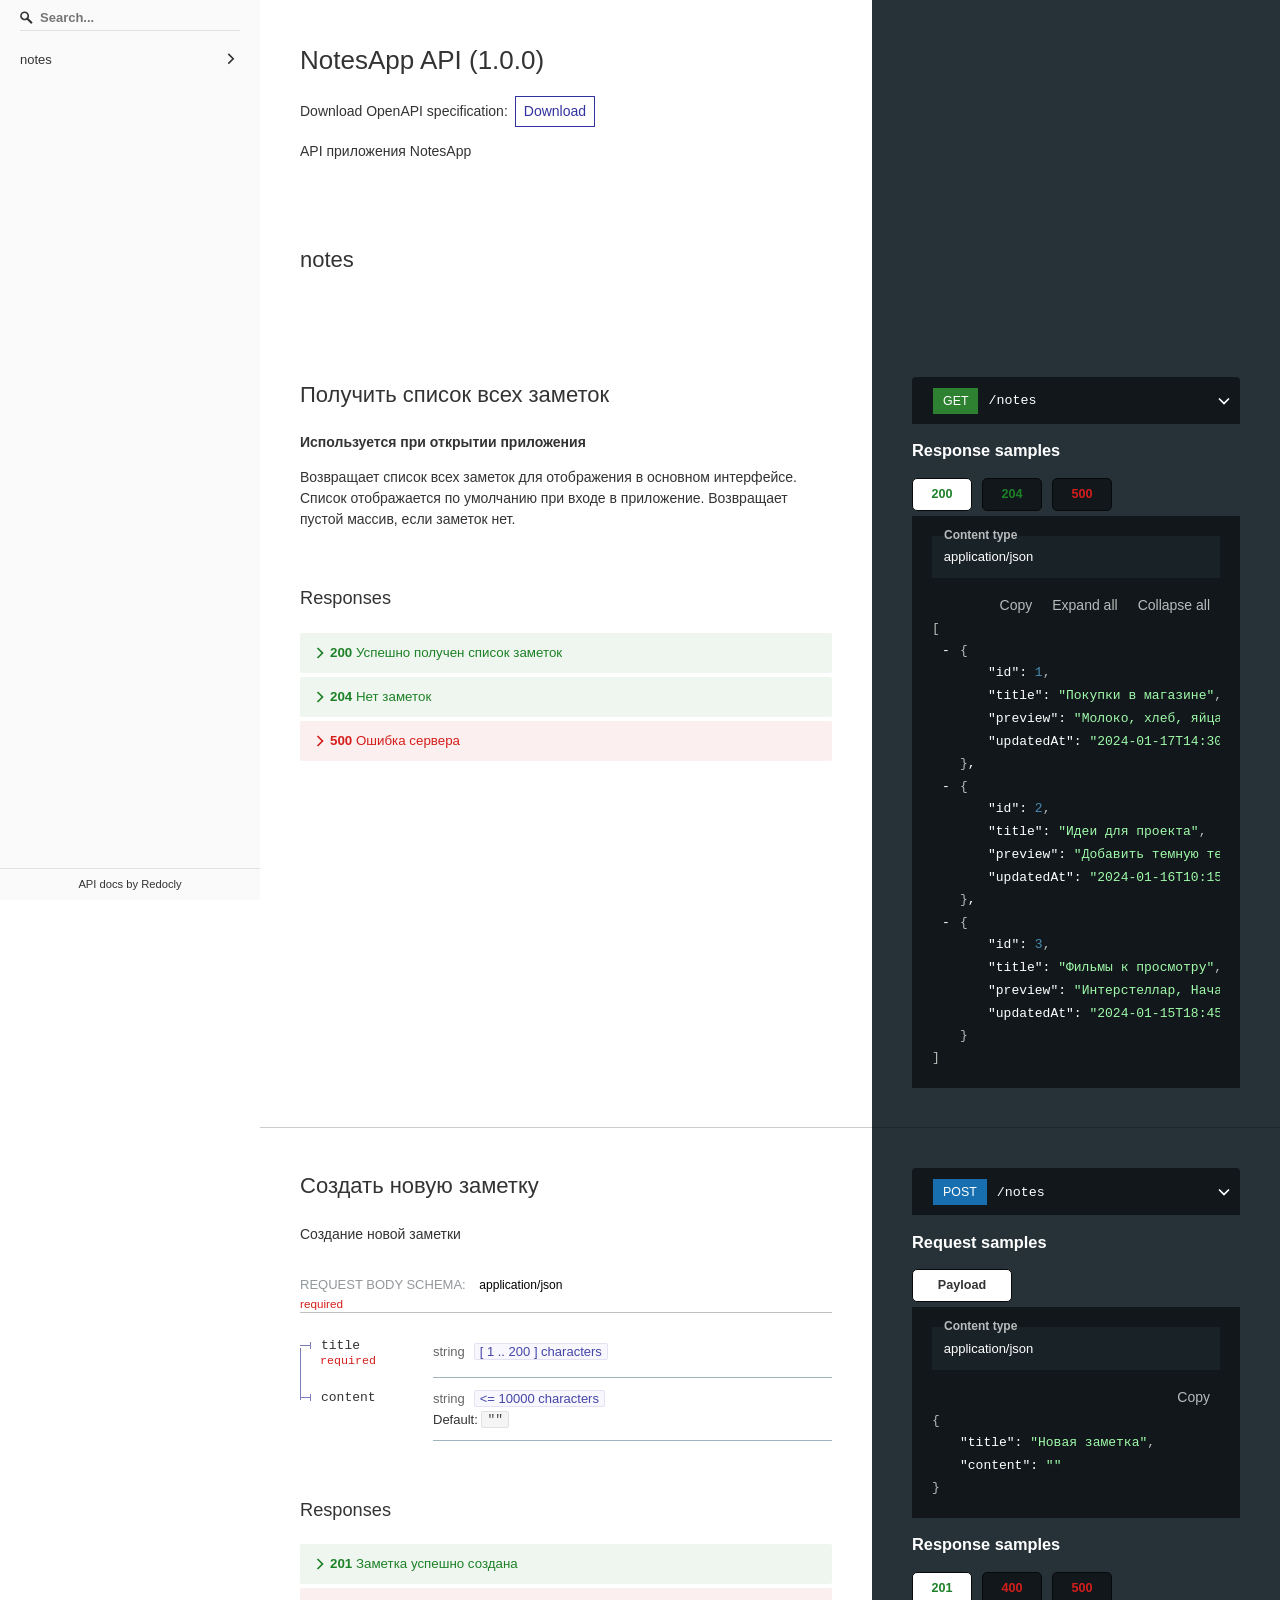
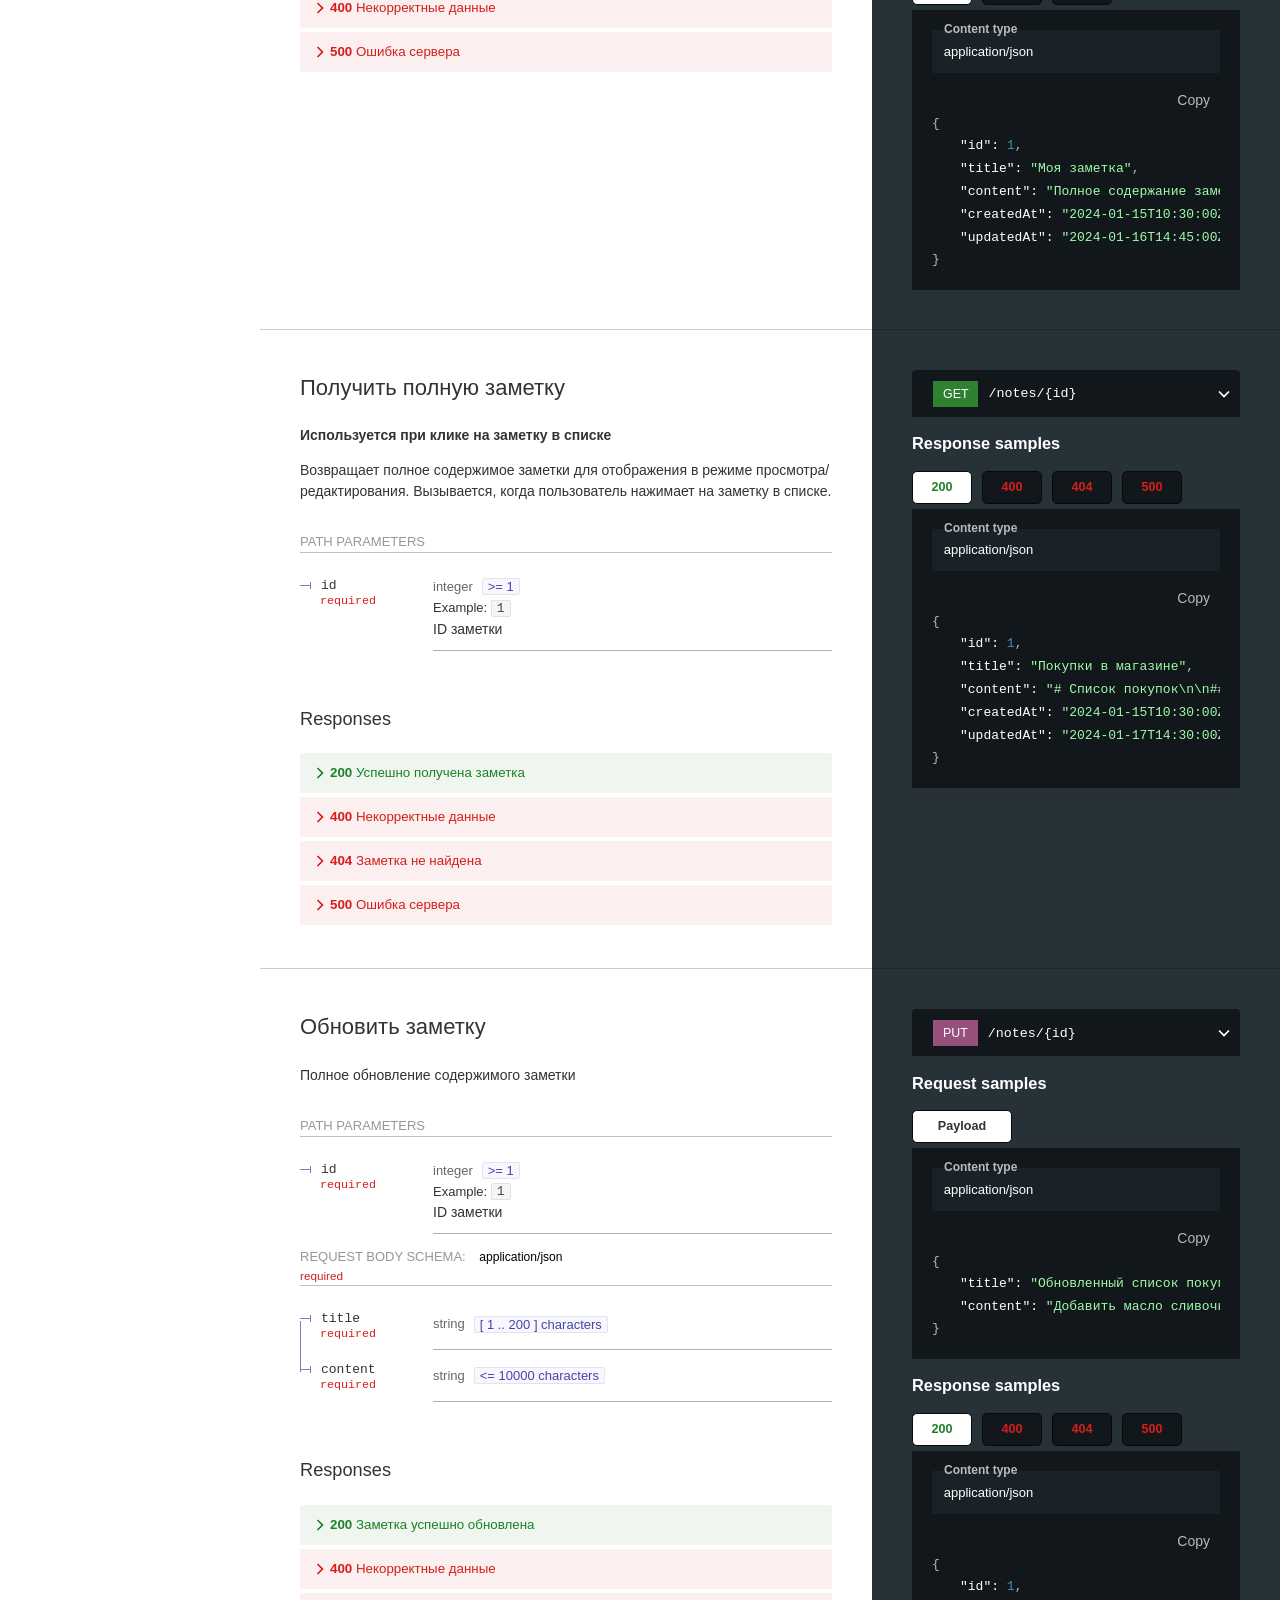
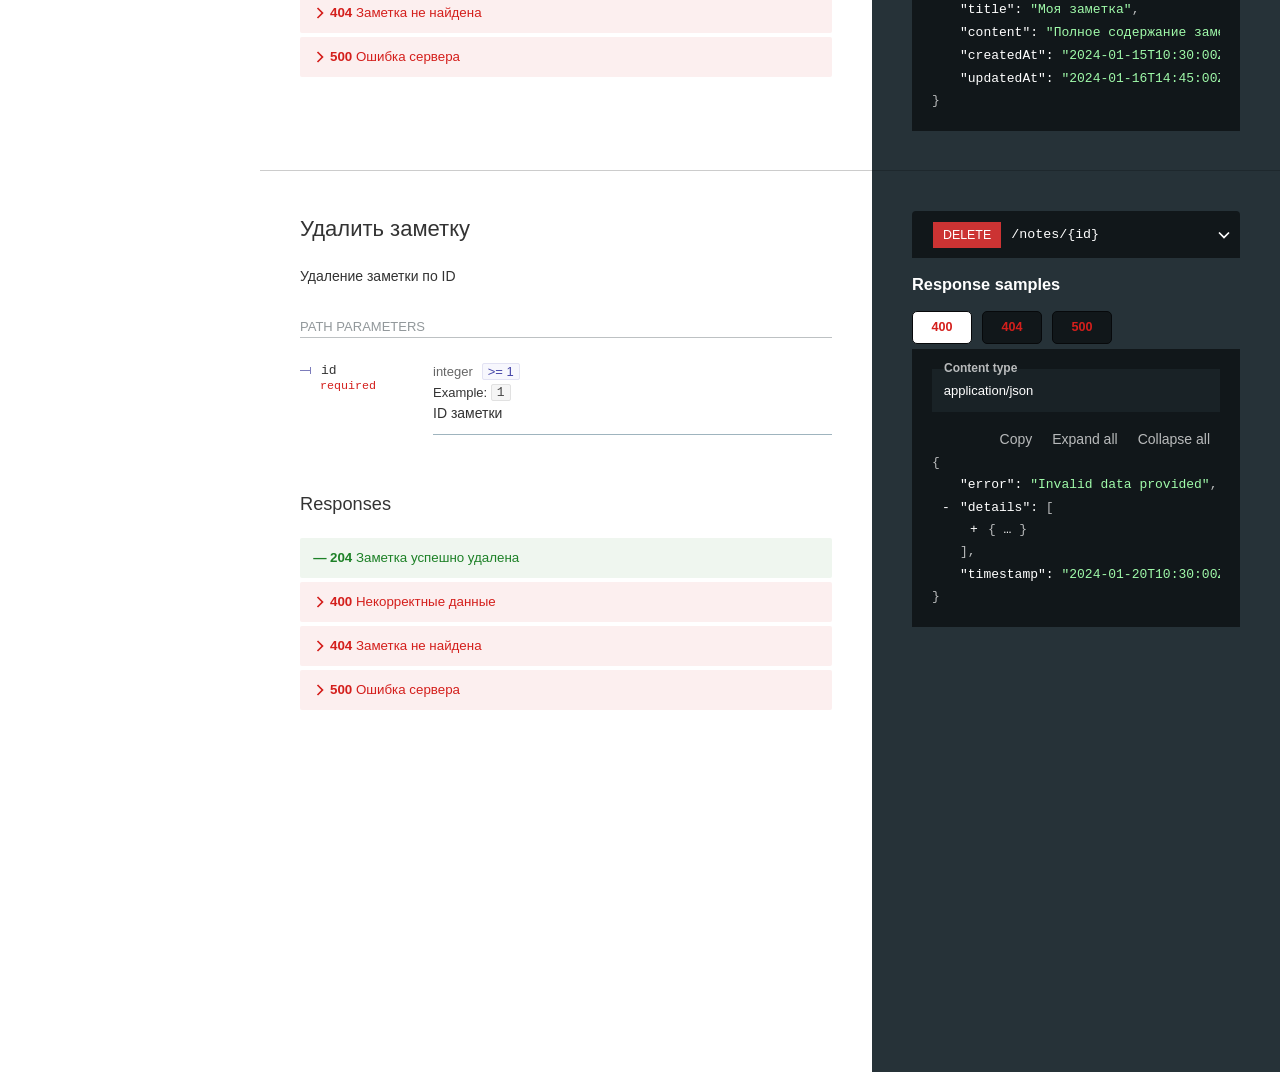
<file: api/redoc/redoc-8e327177.html>
<!DOCTYPE html>
<html lang="en">

<head>
  <meta charset="UTF-8">
  <title>Redoc</title>
  <link rel="stylesheet" type="text/css" id="slate-css" media="none" href="../../assets/stylesheets/redark.css" />
  <script src="../../assets/javascripts/redark.js" charset="UTF-8"> </script>
  <style>
    body {
      margin: 0;
      padding: 0;
    }
  </style>
</head>

<body style="background: ;">
  <div id="redoc-container"></div>
  <script src="../../assets/javascripts/redoc.standalone.js" charset="UTF-8"> </script>
  <script>
    const openapi_spec_url = "../openapi.yml";

    window.onload = function () {
      const parent_scheme = parent.scheme
      if (parent_scheme === "slate") {
        enable_dark_mode();
      } else {
        disable_dark_mode();
      }
    }

    enable_dark_mode = function(){
      document.getElementById("slate-css").media = ""
      Redoc.init(
        openapi_spec_url,
        { theme: redark },
        document.getElementById('redoc-container'),
      );
    }

    disable_dark_mode = function(){
      document.getElementById("slate-css").media = "none"
      Redoc.init(
        openapi_spec_url,
        {},
        document.getElementById('redoc-container'),
      );
    }
  </script>
</body>

</html>
</file>
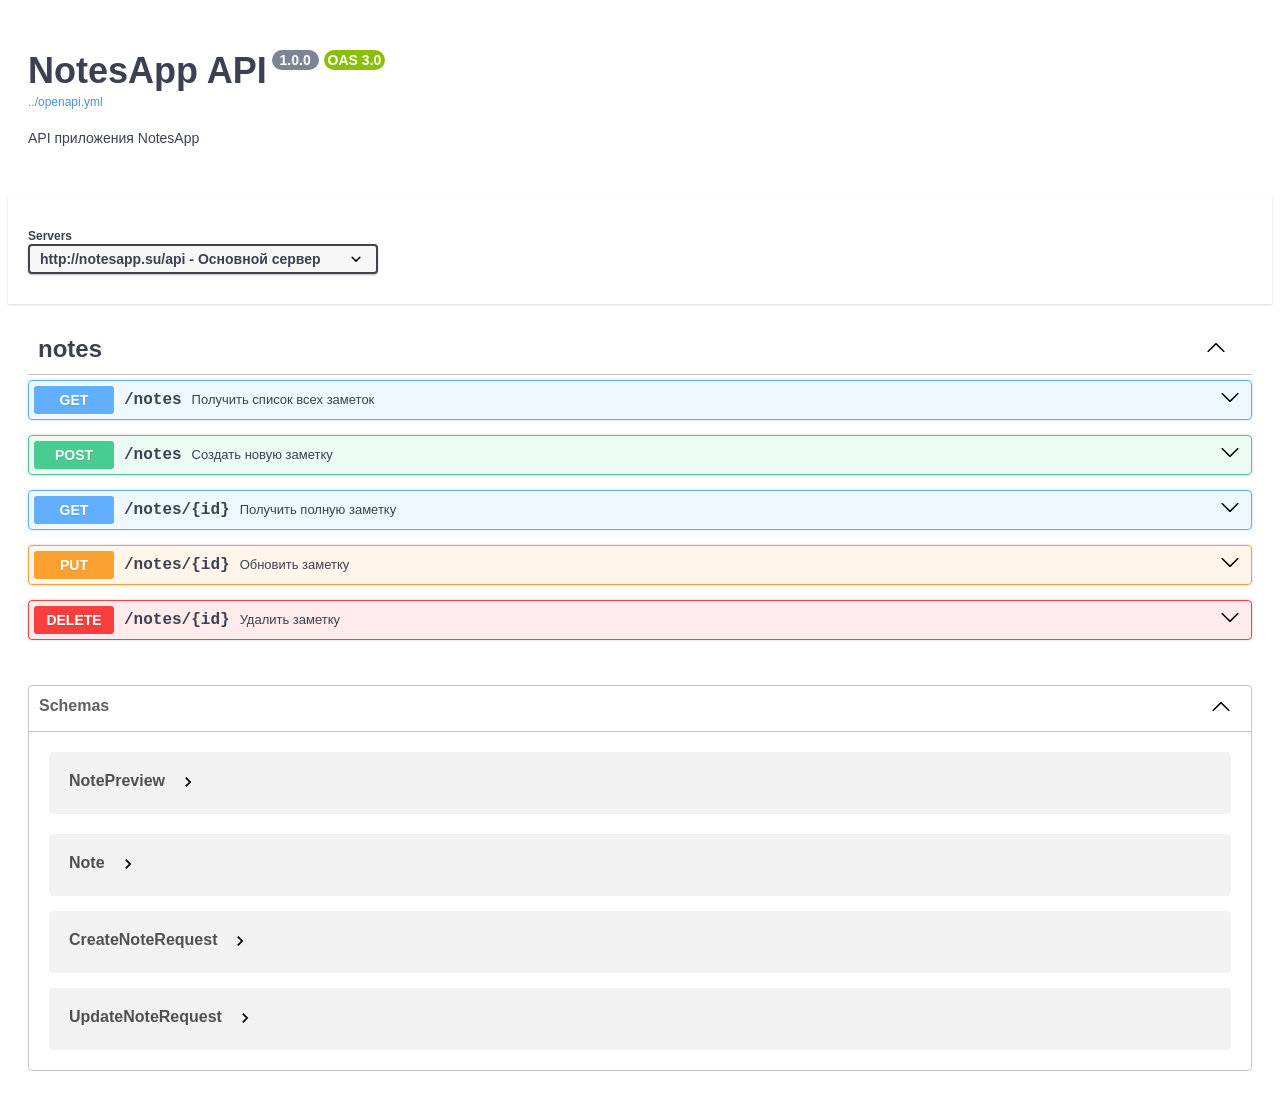
<file: api/swagger/swagger-39518cd5.html>
<!DOCTYPE html>
<html lang="en">

<head>
  <meta charset="UTF-8">
  <title>Swagger UI</title>
  <link rel="stylesheet" type="text/css" href="../../assets/stylesheets/swagger-ui.css" />
  
</head>

<body style="overflow:hidden;">
  <div id="swagger-ui"></div>
  <script src="../../assets/javascripts/swagger-ui-bundle.js" charset="UTF-8"> </script>
  <script src="../../assets/javascripts/swagger-ui-standalone-preset.js" charset="UTF-8"> </script>
  <script>
    window.onload = function () {
      
        var url = "../openapi.yml";
        
      
      window.ui = SwaggerUIBundle({
        dom_id: "#swagger-ui",
        onComplete: onComplete,
        presets: [
          SwaggerUIBundle.presets.apis,
          SwaggerUIStandalonePreset
        ],
        
        url,
        
        
        "oauth2RedirectUrl": new URL("../../assets/swagger-ui/oauth2-redirect.html",window.location.href).href,
        
        "validatorUrl": "none",
        
    "docExpansion": "list",
    "filter": false,
    "tryItOutEnabled": false,
    "supportedSubmitMethods": [
        "get",
        "put",
        "post",
        "delete",
        "options",
        "head",
        "patch",
        "trace"
    ],
    "validatorUrl": "none",
    "extra_css": [],
    "dark_scheme_name": "slate",
    "filter_files": [],
    "syntaxHighlight.theme": "agate"

      })

      

      if (parent.__init_is_dark_mode) {
          enable_dark_mode();
      }
    }

    enable_dark_mode = function(){
      document.documentElement.classList.add("dark-mode");
    }

    disable_dark_mode = function(){
      document.documentElement.classList.remove("dark-mode");
    }

    const resize_ob = new ResizeObserver(function(entries) {
      parent.update_swagger_ui_iframe_height("39518cd5");
    });

    // start observing for resizing
    resize_ob.observe(document.querySelector("body"));

    // authorize modal position
    var modal_top = 0;

    const mutation_ob = new MutationObserver(function (mutations) {
      if(mutations && mutations[0].addedNodes && mutations[0].addedNodes.length > 0){
        update_modal_top()
      }
    });

    onComplete = function(){
      // start observing for auth-wrapper after Swagger UI loaded
      const div = document.querySelector("div.auth-wrapper");
      if(div){
        mutation_ob.observe(div, {
          childList: true,
        });
      }
    }

    update_top_val = function(top){
      modal_top = top
      update_modal_top()
    }

    update_modal_top = function(){
      let modal_list = document.getElementsByClassName('modal-ux')
      if(modal_list.length > 0){
        let modal = modal_list.item(0)
        const modal_height = modal.offsetHeight
        const padding = 60
        min = parseInt(modal_height/2 + padding)
        max = document.body.scrollHeight - min + padding
        if (modal_top < min) {
          modal.style.top = `${min}px`
        } else if (modal_top > max) {
          modal.style.top = `${max}px`
        } else {
          modal.style.top = `${modal_top}px`
        }
      }
    }
  </script>
</body>

</html>
</file>
<file: assets/stylesheets/redark.css>
/* Source: https://github.com/dilanx/redark */

body {
  background-color: #1e2129;
}
  
.react-tabs__tab--selected {
  border: none !important;
  background-color: #3f3f46 !important;
}

:root {
  color-scheme: dark;
}
</file>
<file: assets/stylesheets/swagger-ui.css>
.swagger-ui{color:#3b4151;font-family:sans-serif}.swagger-ui html{line-height:1.15;-ms-text-size-adjust:100%;-webkit-text-size-adjust:100%}.swagger-ui body{margin:0}.swagger-ui article,.swagger-ui aside,.swagger-ui footer,.swagger-ui header,.swagger-ui nav,.swagger-ui section{display:block}.swagger-ui h1{font-size:2em;margin:.67em 0}.swagger-ui figcaption,.swagger-ui figure,.swagger-ui main{display:block}.swagger-ui figure{margin:1em 40px}.swagger-ui hr{box-sizing:content-box;height:0;overflow:visible}.swagger-ui pre{font-family:monospace,monospace;font-size:1em}.swagger-ui a{background-color:transparent;-webkit-text-decoration-skip:objects}.swagger-ui abbr[title]{border-bottom:none;text-decoration:underline;-webkit-text-decoration:underline dotted;text-decoration:underline dotted}.swagger-ui b,.swagger-ui strong{font-weight:inherit;font-weight:bolder}.swagger-ui code,.swagger-ui kbd,.swagger-ui samp{font-family:monospace,monospace;font-size:1em}.swagger-ui dfn{font-style:italic}.swagger-ui mark{background-color:#ff0;color:#000}.swagger-ui small{font-size:80%}.swagger-ui sub,.swagger-ui sup{font-size:75%;line-height:0;position:relative;vertical-align:baseline}.swagger-ui sub{bottom:-.25em}.swagger-ui sup{top:-.5em}.swagger-ui audio,.swagger-ui video{display:inline-block}.swagger-ui audio:not([controls]){display:none;height:0}.swagger-ui img{border-style:none}.swagger-ui svg:not(:root){overflow:hidden}.swagger-ui button,.swagger-ui input,.swagger-ui optgroup,.swagger-ui select,.swagger-ui textarea{font-family:sans-serif;font-size:100%;line-height:1.15;margin:0}.swagger-ui button,.swagger-ui input{overflow:visible}.swagger-ui button,.swagger-ui select{text-transform:none}.swagger-ui [type=reset],.swagger-ui [type=submit],.swagger-ui button,.swagger-ui html [type=button]{-webkit-appearance:button}.swagger-ui [type=button]::-moz-focus-inner,.swagger-ui [type=reset]::-moz-focus-inner,.swagger-ui [type=submit]::-moz-focus-inner,.swagger-ui button::-moz-focus-inner{border-style:none;padding:0}.swagger-ui [type=button]:-moz-focusring,.swagger-ui [type=reset]:-moz-focusring,.swagger-ui [type=submit]:-moz-focusring,.swagger-ui button:-moz-focusring{outline:1px dotted ButtonText}.swagger-ui fieldset{padding:.35em .75em .625em}.swagger-ui legend{box-sizing:border-box;color:inherit;display:table;max-width:100%;padding:0;white-space:normal}.swagger-ui progress{display:inline-block;vertical-align:baseline}.swagger-ui textarea{overflow:auto}.swagger-ui [type=checkbox],.swagger-ui [type=radio]{box-sizing:border-box;padding:0}.swagger-ui [type=number]::-webkit-inner-spin-button,.swagger-ui [type=number]::-webkit-outer-spin-button{height:auto}.swagger-ui [type=search]{-webkit-appearance:textfield;outline-offset:-2px}.swagger-ui [type=search]::-webkit-search-cancel-button,.swagger-ui [type=search]::-webkit-search-decoration{-webkit-appearance:none}.swagger-ui ::-webkit-file-upload-button{-webkit-appearance:button;font:inherit}.swagger-ui details,.swagger-ui menu{display:block}.swagger-ui summary{display:list-item}.swagger-ui canvas{display:inline-block}.swagger-ui [hidden],.swagger-ui template{display:none}.swagger-ui .debug *{outline:1px solid gold}.swagger-ui .debug-white *{outline:1px solid #fff}.swagger-ui .debug-black *{outline:1px solid #000}.swagger-ui .debug-grid{background:transparent url([data-uri]) repeat 0 0}.swagger-ui .debug-grid-16{background:transparent url([data-uri]) repeat 0 0}.swagger-ui .debug-grid-8-solid{background:#fff url([data-uri]) repeat 0 0}.swagger-ui .debug-grid-16-solid{background:#fff url([data-uri]) repeat 0 0}.swagger-ui .border-box,.swagger-ui a,.swagger-ui article,.swagger-ui body,.swagger-ui code,.swagger-ui dd,.swagger-ui div,.swagger-ui dl,.swagger-ui dt,.swagger-ui fieldset,.swagger-ui footer,.swagger-ui form,.swagger-ui h1,.swagger-ui h2,.swagger-ui h3,.swagger-ui h4,.swagger-ui h5,.swagger-ui h6,.swagger-ui header,.swagger-ui html,.swagger-ui input[type=email],.swagger-ui input[type=number],.swagger-ui input[type=password],.swagger-ui input[type=tel],.swagger-ui input[type=text],.swagger-ui input[type=url],.swagger-ui legend,.swagger-ui li,.swagger-ui main,.swagger-ui ol,.swagger-ui p,.swagger-ui pre,.swagger-ui section,.swagger-ui table,.swagger-ui td,.swagger-ui textarea,.swagger-ui th,.swagger-ui tr,.swagger-ui ul{box-sizing:border-box}.swagger-ui .aspect-ratio{height:0;position:relative}.swagger-ui .aspect-ratio--16x9{padding-bottom:56.25%}.swagger-ui .aspect-ratio--9x16{padding-bottom:177.77%}.swagger-ui .aspect-ratio--4x3{padding-bottom:75%}.swagger-ui .aspect-ratio--3x4{padding-bottom:133.33%}.swagger-ui .aspect-ratio--6x4{padding-bottom:66.6%}.swagger-ui .aspect-ratio--4x6{padding-bottom:150%}.swagger-ui .aspect-ratio--8x5{padding-bottom:62.5%}.swagger-ui .aspect-ratio--5x8{padding-bottom:160%}.swagger-ui .aspect-ratio--7x5{padding-bottom:71.42%}.swagger-ui .aspect-ratio--5x7{padding-bottom:140%}.swagger-ui .aspect-ratio--1x1{padding-bottom:100%}.swagger-ui .aspect-ratio--object{bottom:0;height:100%;left:0;position:absolute;right:0;top:0;width:100%;z-index:100}@media screen and (min-width:30em){.swagger-ui .aspect-ratio-ns{height:0;position:relative}.swagger-ui .aspect-ratio--16x9-ns{padding-bottom:56.25%}.swagger-ui .aspect-ratio--9x16-ns{padding-bottom:177.77%}.swagger-ui .aspect-ratio--4x3-ns{padding-bottom:75%}.swagger-ui .aspect-ratio--3x4-ns{padding-bottom:133.33%}.swagger-ui .aspect-ratio--6x4-ns{padding-bottom:66.6%}.swagger-ui .aspect-ratio--4x6-ns{padding-bottom:150%}.swagger-ui .aspect-ratio--8x5-ns{padding-bottom:62.5%}.swagger-ui .aspect-ratio--5x8-ns{padding-bottom:160%}.swagger-ui .aspect-ratio--7x5-ns{padding-bottom:71.42%}.swagger-ui .aspect-ratio--5x7-ns{padding-bottom:140%}.swagger-ui .aspect-ratio--1x1-ns{padding-bottom:100%}.swagger-ui .aspect-ratio--object-ns{bottom:0;height:100%;left:0;position:absolute;right:0;top:0;width:100%;z-index:100}}@media screen and (min-width:30em)and (max-width:60em){.swagger-ui .aspect-ratio-m{height:0;position:relative}.swagger-ui .aspect-ratio--16x9-m{padding-bottom:56.25%}.swagger-ui .aspect-ratio--9x16-m{padding-bottom:177.77%}.swagger-ui .aspect-ratio--4x3-m{padding-bottom:75%}.swagger-ui .aspect-ratio--3x4-m{padding-bottom:133.33%}.swagger-ui .aspect-ratio--6x4-m{padding-bottom:66.6%}.swagger-ui .aspect-ratio--4x6-m{padding-bottom:150%}.swagger-ui .aspect-ratio--8x5-m{padding-bottom:62.5%}.swagger-ui .aspect-ratio--5x8-m{padding-bottom:160%}.swagger-ui .aspect-ratio--7x5-m{padding-bottom:71.42%}.swagger-ui .aspect-ratio--5x7-m{padding-bottom:140%}.swagger-ui .aspect-ratio--1x1-m{padding-bottom:100%}.swagger-ui .aspect-ratio--object-m{bottom:0;height:100%;left:0;position:absolute;right:0;top:0;width:100%;z-index:100}}@media screen and (min-width:60em){.swagger-ui .aspect-ratio-l{height:0;position:relative}.swagger-ui .aspect-ratio--16x9-l{padding-bottom:56.25%}.swagger-ui .aspect-ratio--9x16-l{padding-bottom:177.77%}.swagger-ui .aspect-ratio--4x3-l{padding-bottom:75%}.swagger-ui .aspect-ratio--3x4-l{padding-bottom:133.33%}.swagger-ui .aspect-ratio--6x4-l{padding-bottom:66.6%}.swagger-ui .aspect-ratio--4x6-l{padding-bottom:150%}.swagger-ui .aspect-ratio--8x5-l{padding-bottom:62.5%}.swagger-ui .aspect-ratio--5x8-l{padding-bottom:160%}.swagger-ui .aspect-ratio--7x5-l{padding-bottom:71.42%}.swagger-ui .aspect-ratio--5x7-l{padding-bottom:140%}.swagger-ui .aspect-ratio--1x1-l{padding-bottom:100%}.swagger-ui .aspect-ratio--object-l{bottom:0;height:100%;left:0;position:absolute;right:0;top:0;width:100%;z-index:100}}.swagger-ui img{max-width:100%}.swagger-ui .cover{background-size:cover!important}.swagger-ui .contain{background-size:contain!important}@media screen and (min-width:30em){.swagger-ui .cover-ns{background-size:cover!important}.swagger-ui .contain-ns{background-size:contain!important}}@media screen and (min-width:30em)and (max-width:60em){.swagger-ui .cover-m{background-size:cover!important}.swagger-ui .contain-m{background-size:contain!important}}@media screen and (min-width:60em){.swagger-ui .cover-l{background-size:cover!important}.swagger-ui .contain-l{background-size:contain!important}}.swagger-ui .bg-center{background-position:50%;background-repeat:no-repeat}.swagger-ui .bg-top{background-position:top;background-repeat:no-repeat}.swagger-ui .bg-right{background-position:100%;background-repeat:no-repeat}.swagger-ui .bg-bottom{background-position:bottom;background-repeat:no-repeat}.swagger-ui .bg-left{background-position:0;background-repeat:no-repeat}@media screen and (min-width:30em){.swagger-ui .bg-center-ns{background-position:50%;background-repeat:no-repeat}.swagger-ui .bg-top-ns{background-position:top;background-repeat:no-repeat}.swagger-ui .bg-right-ns{background-position:100%;background-repeat:no-repeat}.swagger-ui .bg-bottom-ns{background-position:bottom;background-repeat:no-repeat}.swagger-ui .bg-left-ns{background-position:0;background-repeat:no-repeat}}@media screen and (min-width:30em)and (max-width:60em){.swagger-ui .bg-center-m{background-position:50%;background-repeat:no-repeat}.swagger-ui .bg-top-m{background-position:top;background-repeat:no-repeat}.swagger-ui .bg-right-m{background-position:100%;background-repeat:no-repeat}.swagger-ui .bg-bottom-m{background-position:bottom;background-repeat:no-repeat}.swagger-ui .bg-left-m{background-position:0;background-repeat:no-repeat}}@media screen and (min-width:60em){.swagger-ui .bg-center-l{background-position:50%;background-repeat:no-repeat}.swagger-ui .bg-top-l{background-position:top;background-repeat:no-repeat}.swagger-ui .bg-right-l{background-position:100%;background-repeat:no-repeat}.swagger-ui .bg-bottom-l{background-position:bottom;background-repeat:no-repeat}.swagger-ui .bg-left-l{background-position:0;background-repeat:no-repeat}}.swagger-ui .outline{outline:1px solid}.swagger-ui .outline-transparent{outline:1px solid transparent}.swagger-ui .outline-0{outline:0}@media screen and (min-width:30em){.swagger-ui .outline-ns{outline:1px solid}.swagger-ui .outline-transparent-ns{outline:1px solid transparent}.swagger-ui .outline-0-ns{outline:0}}@media screen and (min-width:30em)and (max-width:60em){.swagger-ui .outline-m{outline:1px solid}.swagger-ui .outline-transparent-m{outline:1px solid transparent}.swagger-ui .outline-0-m{outline:0}}@media screen and (min-width:60em){.swagger-ui .outline-l{outline:1px solid}.swagger-ui .outline-transparent-l{outline:1px solid transparent}.swagger-ui .outline-0-l{outline:0}}.swagger-ui .ba{border-style:solid;border-width:1px}.swagger-ui .bt{border-top-style:solid;border-top-width:1px}.swagger-ui .br{border-right-style:solid;border-right-width:1px}.swagger-ui .bb{border-bottom-style:solid;border-bottom-width:1px}.swagger-ui .bl{border-left-style:solid;border-left-width:1px}.swagger-ui .bn{border-style:none;border-width:0}@media screen and (min-width:30em){.swagger-ui .ba-ns{border-style:solid;border-width:1px}.swagger-ui .bt-ns{border-top-style:solid;border-top-width:1px}.swagger-ui .br-ns{border-right-style:solid;border-right-width:1px}.swagger-ui .bb-ns{border-bottom-style:solid;border-bottom-width:1px}.swagger-ui .bl-ns{border-left-style:solid;border-left-width:1px}.swagger-ui .bn-ns{border-style:none;border-width:0}}@media screen and (min-width:30em)and (max-width:60em){.swagger-ui .ba-m{border-style:solid;border-width:1px}.swagger-ui .bt-m{border-top-style:solid;border-top-width:1px}.swagger-ui .br-m{border-right-style:solid;border-right-width:1px}.swagger-ui .bb-m{border-bottom-style:solid;border-bottom-width:1px}.swagger-ui .bl-m{border-left-style:solid;border-left-width:1px}.swagger-ui .bn-m{border-style:none;border-width:0}}@media screen and (min-width:60em){.swagger-ui .ba-l{border-style:solid;border-width:1px}.swagger-ui .bt-l{border-top-style:solid;border-top-width:1px}.swagger-ui .br-l{border-right-style:solid;border-right-width:1px}.swagger-ui .bb-l{border-bottom-style:solid;border-bottom-width:1px}.swagger-ui .bl-l{border-left-style:solid;border-left-width:1px}.swagger-ui .bn-l{border-style:none;border-width:0}}.swagger-ui .b--black{border-color:#000}.swagger-ui .b--near-black{border-color:#111}.swagger-ui .b--dark-gray{border-color:#333}.swagger-ui .b--mid-gray{border-color:#555}.swagger-ui .b--gray{border-color:#777}.swagger-ui .b--silver{border-color:#999}.swagger-ui .b--light-silver{border-color:#aaa}.swagger-ui .b--moon-gray{border-color:#ccc}.swagger-ui .b--light-gray{border-color:#eee}.swagger-ui .b--near-white{border-color:#f4f4f4}.swagger-ui .b--white{border-color:#fff}.swagger-ui .b--white-90{border-color:hsla(0,0%,100%,.9)}.swagger-ui .b--white-80{border-color:hsla(0,0%,100%,.8)}.swagger-ui .b--white-70{border-color:hsla(0,0%,100%,.7)}.swagger-ui .b--white-60{border-color:hsla(0,0%,100%,.6)}.swagger-ui .b--white-50{border-color:hsla(0,0%,100%,.5)}.swagger-ui .b--white-40{border-color:hsla(0,0%,100%,.4)}.swagger-ui .b--white-30{border-color:hsla(0,0%,100%,.3)}.swagger-ui .b--white-20{border-color:hsla(0,0%,100%,.2)}.swagger-ui .b--white-10{border-color:hsla(0,0%,100%,.1)}.swagger-ui .b--white-05{border-color:hsla(0,0%,100%,.05)}.swagger-ui .b--white-025{border-color:hsla(0,0%,100%,.025)}.swagger-ui .b--white-0125{border-color:hsla(0,0%,100%,.013)}.swagger-ui .b--black-90{border-color:rgba(0,0,0,.9)}.swagger-ui .b--black-80{border-color:rgba(0,0,0,.8)}.swagger-ui .b--black-70{border-color:rgba(0,0,0,.7)}.swagger-ui .b--black-60{border-color:rgba(0,0,0,.6)}.swagger-ui .b--black-50{border-color:rgba(0,0,0,.5)}.swagger-ui .b--black-40{border-color:rgba(0,0,0,.4)}.swagger-ui .b--black-30{border-color:rgba(0,0,0,.3)}.swagger-ui .b--black-20{border-color:rgba(0,0,0,.2)}.swagger-ui .b--black-10{border-color:rgba(0,0,0,.1)}.swagger-ui .b--black-05{border-color:rgba(0,0,0,.05)}.swagger-ui .b--black-025{border-color:rgba(0,0,0,.025)}.swagger-ui .b--black-0125{border-color:rgba(0,0,0,.013)}.swagger-ui .b--dark-red{border-color:#e7040f}.swagger-ui .b--red{border-color:#ff4136}.swagger-ui .b--light-red{border-color:#ff725c}.swagger-ui .b--orange{border-color:#ff6300}.swagger-ui .b--gold{border-color:#ffb700}.swagger-ui .b--yellow{border-color:gold}.swagger-ui .b--light-yellow{border-color:#fbf1a9}.swagger-ui .b--purple{border-color:#5e2ca5}.swagger-ui .b--light-purple{border-color:#a463f2}.swagger-ui .b--dark-pink{border-color:#d5008f}.swagger-ui .b--hot-pink{border-color:#ff41b4}.swagger-ui .b--pink{border-color:#ff80cc}.swagger-ui .b--light-pink{border-color:#ffa3d7}.swagger-ui .b--dark-green{border-color:#137752}.swagger-ui .b--green{border-color:#19a974}.swagger-ui .b--light-green{border-color:#9eebcf}.swagger-ui .b--navy{border-color:#001b44}.swagger-ui .b--dark-blue{border-color:#00449e}.swagger-ui .b--blue{border-color:#357edd}.swagger-ui .b--light-blue{border-color:#96ccff}.swagger-ui .b--lightest-blue{border-color:#cdecff}.swagger-ui .b--washed-blue{border-color:#f6fffe}.swagger-ui .b--washed-green{border-color:#e8fdf5}.swagger-ui .b--washed-yellow{border-color:#fffceb}.swagger-ui .b--washed-red{border-color:#ffdfdf}.swagger-ui .b--transparent{border-color:transparent}.swagger-ui .b--inherit{border-color:inherit}.swagger-ui .br0{border-radius:0}.swagger-ui .br1{border-radius:.125rem}.swagger-ui .br2{border-radius:.25rem}.swagger-ui .br3{border-radius:.5rem}.swagger-ui .br4{border-radius:1rem}.swagger-ui .br-100{border-radius:100%}.swagger-ui .br-pill{border-radius:9999px}.swagger-ui .br--bottom{border-top-left-radius:0;border-top-right-radius:0}.swagger-ui .br--top{border-bottom-left-radius:0;border-bottom-right-radius:0}.swagger-ui .br--right{border-bottom-left-radius:0;border-top-left-radius:0}.swagger-ui .br--left{border-bottom-right-radius:0;border-top-right-radius:0}@media screen and (min-width:30em){.swagger-ui .br0-ns{border-radius:0}.swagger-ui .br1-ns{border-radius:.125rem}.swagger-ui .br2-ns{border-radius:.25rem}.swagger-ui .br3-ns{border-radius:.5rem}.swagger-ui .br4-ns{border-radius:1rem}.swagger-ui .br-100-ns{border-radius:100%}.swagger-ui .br-pill-ns{border-radius:9999px}.swagger-ui .br--bottom-ns{border-top-left-radius:0;border-top-right-radius:0}.swagger-ui .br--top-ns{border-bottom-left-radius:0;border-bottom-right-radius:0}.swagger-ui .br--right-ns{border-bottom-left-radius:0;border-top-left-radius:0}.swagger-ui .br--left-ns{border-bottom-right-radius:0;border-top-right-radius:0}}@media screen and (min-width:30em)and (max-width:60em){.swagger-ui .br0-m{border-radius:0}.swagger-ui .br1-m{border-radius:.125rem}.swagger-ui .br2-m{border-radius:.25rem}.swagger-ui .br3-m{border-radius:.5rem}.swagger-ui .br4-m{border-radius:1rem}.swagger-ui .br-100-m{border-radius:100%}.swagger-ui .br-pill-m{border-radius:9999px}.swagger-ui .br--bottom-m{border-top-left-radius:0;border-top-right-radius:0}.swagger-ui .br--top-m{border-bottom-left-radius:0;border-bottom-right-radius:0}.swagger-ui .br--right-m{border-bottom-left-radius:0;border-top-left-radius:0}.swagger-ui .br--left-m{border-bottom-right-radius:0;border-top-right-radius:0}}@media screen and (min-width:60em){.swagger-ui .br0-l{border-radius:0}.swagger-ui .br1-l{border-radius:.125rem}.swagger-ui .br2-l{border-radius:.25rem}.swagger-ui .br3-l{border-radius:.5rem}.swagger-ui .br4-l{border-radius:1rem}.swagger-ui .br-100-l{border-radius:100%}.swagger-ui .br-pill-l{border-radius:9999px}.swagger-ui .br--bottom-l{border-top-left-radius:0;border-top-right-radius:0}.swagger-ui .br--top-l{border-bottom-left-radius:0;border-bottom-right-radius:0}.swagger-ui .br--right-l{border-bottom-left-radius:0;border-top-left-radius:0}.swagger-ui .br--left-l{border-bottom-right-radius:0;border-top-right-radius:0}}.swagger-ui .b--dotted{border-style:dotted}.swagger-ui .b--dashed{border-style:dashed}.swagger-ui .b--solid{border-style:solid}.swagger-ui .b--none{border-style:none}@media screen and (min-width:30em){.swagger-ui .b--dotted-ns{border-style:dotted}.swagger-ui .b--dashed-ns{border-style:dashed}.swagger-ui .b--solid-ns{border-style:solid}.swagger-ui .b--none-ns{border-style:none}}@media screen and (min-width:30em)and (max-width:60em){.swagger-ui .b--dotted-m{border-style:dotted}.swagger-ui .b--dashed-m{border-style:dashed}.swagger-ui .b--solid-m{border-style:solid}.swagger-ui .b--none-m{border-style:none}}@media screen and (min-width:60em){.swagger-ui .b--dotted-l{border-style:dotted}.swagger-ui .b--dashed-l{border-style:dashed}.swagger-ui .b--solid-l{border-style:solid}.swagger-ui .b--none-l{border-style:none}}.swagger-ui .bw0{border-width:0}.swagger-ui .bw1{border-width:.125rem}.swagger-ui .bw2{border-width:.25rem}.swagger-ui .bw3{border-width:.5rem}.swagger-ui .bw4{border-width:1rem}.swagger-ui .bw5{border-width:2rem}.swagger-ui .bt-0{border-top-width:0}.swagger-ui .br-0{border-right-width:0}.swagger-ui .bb-0{border-bottom-width:0}.swagger-ui .bl-0{border-left-width:0}@media screen and (min-width:30em){.swagger-ui .bw0-ns{border-width:0}.swagger-ui .bw1-ns{border-width:.125rem}.swagger-ui .bw2-ns{border-width:.25rem}.swagger-ui .bw3-ns{border-width:.5rem}.swagger-ui .bw4-ns{border-width:1rem}.swagger-ui .bw5-ns{border-width:2rem}.swagger-ui .bt-0-ns{border-top-width:0}.swagger-ui .br-0-ns{border-right-width:0}.swagger-ui .bb-0-ns{border-bottom-width:0}.swagger-ui .bl-0-ns{border-left-width:0}}@media screen and (min-width:30em)and (max-width:60em){.swagger-ui .bw0-m{border-width:0}.swagger-ui .bw1-m{border-width:.125rem}.swagger-ui .bw2-m{border-width:.25rem}.swagger-ui .bw3-m{border-width:.5rem}.swagger-ui .bw4-m{border-width:1rem}.swagger-ui .bw5-m{border-width:2rem}.swagger-ui .bt-0-m{border-top-width:0}.swagger-ui .br-0-m{border-right-width:0}.swagger-ui .bb-0-m{border-bottom-width:0}.swagger-ui .bl-0-m{border-left-width:0}}@media screen and (min-width:60em){.swagger-ui .bw0-l{border-width:0}.swagger-ui .bw1-l{border-width:.125rem}.swagger-ui .bw2-l{border-width:.25rem}.swagger-ui .bw3-l{border-width:.5rem}.swagger-ui .bw4-l{border-width:1rem}.swagger-ui .bw5-l{border-width:2rem}.swagger-ui .bt-0-l{border-top-width:0}.swagger-ui .br-0-l{border-right-width:0}.swagger-ui .bb-0-l{border-bottom-width:0}.swagger-ui .bl-0-l{border-left-width:0}}.swagger-ui .shadow-1{box-shadow:0 0 4px 2px rgba(0,0,0,.2)}.swagger-ui .shadow-2{box-shadow:0 0 8px 2px rgba(0,0,0,.2)}.swagger-ui .shadow-3{box-shadow:2px 2px 4px 2px rgba(0,0,0,.2)}.swagger-ui .shadow-4{box-shadow:2px 2px 8px 0 rgba(0,0,0,.2)}.swagger-ui .shadow-5{box-shadow:4px 4px 8px 0 rgba(0,0,0,.2)}@media screen and (min-width:30em){.swagger-ui .shadow-1-ns{box-shadow:0 0 4px 2px rgba(0,0,0,.2)}.swagger-ui .shadow-2-ns{box-shadow:0 0 8px 2px rgba(0,0,0,.2)}.swagger-ui .shadow-3-ns{box-shadow:2px 2px 4px 2px rgba(0,0,0,.2)}.swagger-ui .shadow-4-ns{box-shadow:2px 2px 8px 0 rgba(0,0,0,.2)}.swagger-ui .shadow-5-ns{box-shadow:4px 4px 8px 0 rgba(0,0,0,.2)}}@media screen and (min-width:30em)and (max-width:60em){.swagger-ui .shadow-1-m{box-shadow:0 0 4px 2px rgba(0,0,0,.2)}.swagger-ui .shadow-2-m{box-shadow:0 0 8px 2px rgba(0,0,0,.2)}.swagger-ui .shadow-3-m{box-shadow:2px 2px 4px 2px rgba(0,0,0,.2)}.swagger-ui .shadow-4-m{box-shadow:2px 2px 8px 0 rgba(0,0,0,.2)}.swagger-ui .shadow-5-m{box-shadow:4px 4px 8px 0 rgba(0,0,0,.2)}}@media screen and (min-width:60em){.swagger-ui .shadow-1-l{box-shadow:0 0 4px 2px rgba(0,0,0,.2)}.swagger-ui .shadow-2-l{box-shadow:0 0 8px 2px rgba(0,0,0,.2)}.swagger-ui .shadow-3-l{box-shadow:2px 2px 4px 2px rgba(0,0,0,.2)}.swagger-ui .shadow-4-l{box-shadow:2px 2px 8px 0 rgba(0,0,0,.2)}.swagger-ui .shadow-5-l{box-shadow:4px 4px 8px 0 rgba(0,0,0,.2)}}.swagger-ui .pre{overflow-x:auto;overflow-y:hidden;overflow:scroll}.swagger-ui .top-0{top:0}.swagger-ui .right-0{right:0}.swagger-ui .bottom-0{bottom:0}.swagger-ui .left-0{left:0}.swagger-ui .top-1{top:1rem}.swagger-ui .right-1{right:1rem}.swagger-ui .bottom-1{bottom:1rem}.swagger-ui .left-1{left:1rem}.swagger-ui .top-2{top:2rem}.swagger-ui .right-2{right:2rem}.swagger-ui .bottom-2{bottom:2rem}.swagger-ui .left-2{left:2rem}.swagger-ui .top--1{top:-1rem}.swagger-ui .right--1{right:-1rem}.swagger-ui .bottom--1{bottom:-1rem}.swagger-ui .left--1{left:-1rem}.swagger-ui .top--2{top:-2rem}.swagger-ui .right--2{right:-2rem}.swagger-ui .bottom--2{bottom:-2rem}.swagger-ui .left--2{left:-2rem}.swagger-ui .absolute--fill{bottom:0;left:0;right:0;top:0}@media screen and (min-width:30em){.swagger-ui .top-0-ns{top:0}.swagger-ui .left-0-ns{left:0}.swagger-ui .right-0-ns{right:0}.swagger-ui .bottom-0-ns{bottom:0}.swagger-ui .top-1-ns{top:1rem}.swagger-ui .left-1-ns{left:1rem}.swagger-ui .right-1-ns{right:1rem}.swagger-ui .bottom-1-ns{bottom:1rem}.swagger-ui .top-2-ns{top:2rem}.swagger-ui .left-2-ns{left:2rem}.swagger-ui .right-2-ns{right:2rem}.swagger-ui .bottom-2-ns{bottom:2rem}.swagger-ui .top--1-ns{top:-1rem}.swagger-ui .right--1-ns{right:-1rem}.swagger-ui .bottom--1-ns{bottom:-1rem}.swagger-ui .left--1-ns{left:-1rem}.swagger-ui .top--2-ns{top:-2rem}.swagger-ui .right--2-ns{right:-2rem}.swagger-ui .bottom--2-ns{bottom:-2rem}.swagger-ui .left--2-ns{left:-2rem}.swagger-ui .absolute--fill-ns{bottom:0;left:0;right:0;top:0}}@media screen and (min-width:30em)and (max-width:60em){.swagger-ui .top-0-m{top:0}.swagger-ui .left-0-m{left:0}.swagger-ui .right-0-m{right:0}.swagger-ui .bottom-0-m{bottom:0}.swagger-ui .top-1-m{top:1rem}.swagger-ui .left-1-m{left:1rem}.swagger-ui .right-1-m{right:1rem}.swagger-ui .bottom-1-m{bottom:1rem}.swagger-ui .top-2-m{top:2rem}.swagger-ui .left-2-m{left:2rem}.swagger-ui .right-2-m{right:2rem}.swagger-ui .bottom-2-m{bottom:2rem}.swagger-ui .top--1-m{top:-1rem}.swagger-ui .right--1-m{right:-1rem}.swagger-ui .bottom--1-m{bottom:-1rem}.swagger-ui .left--1-m{left:-1rem}.swagger-ui .top--2-m{top:-2rem}.swagger-ui .right--2-m{right:-2rem}.swagger-ui .bottom--2-m{bottom:-2rem}.swagger-ui .left--2-m{left:-2rem}.swagger-ui .absolute--fill-m{bottom:0;left:0;right:0;top:0}}@media screen and (min-width:60em){.swagger-ui .top-0-l{top:0}.swagger-ui .left-0-l{left:0}.swagger-ui .right-0-l{right:0}.swagger-ui .bottom-0-l{bottom:0}.swagger-ui .top-1-l{top:1rem}.swagger-ui .left-1-l{left:1rem}.swagger-ui .right-1-l{right:1rem}.swagger-ui .bottom-1-l{bottom:1rem}.swagger-ui .top-2-l{top:2rem}.swagger-ui .left-2-l{left:2rem}.swagger-ui .right-2-l{right:2rem}.swagger-ui .bottom-2-l{bottom:2rem}.swagger-ui .top--1-l{top:-1rem}.swagger-ui .right--1-l{right:-1rem}.swagger-ui .bottom--1-l{bottom:-1rem}.swagger-ui .left--1-l{left:-1rem}.swagger-ui .top--2-l{top:-2rem}.swagger-ui .right--2-l{right:-2rem}.swagger-ui .bottom--2-l{bottom:-2rem}.swagger-ui .left--2-l{left:-2rem}.swagger-ui .absolute--fill-l{bottom:0;left:0;right:0;top:0}}.swagger-ui .cf:after,.swagger-ui .cf:before{content:" ";display:table}.swagger-ui .cf:after{clear:both}.swagger-ui .cf{zoom:1}.swagger-ui .cl{clear:left}.swagger-ui .cr{clear:right}.swagger-ui .cb{clear:both}.swagger-ui .cn{clear:none}@media screen and (min-width:30em){.swagger-ui .cl-ns{clear:left}.swagger-ui .cr-ns{clear:right}.swagger-ui .cb-ns{clear:both}.swagger-ui .cn-ns{clear:none}}@media screen and (min-width:30em)and (max-width:60em){.swagger-ui .cl-m{clear:left}.swagger-ui .cr-m{clear:right}.swagger-ui .cb-m{clear:both}.swagger-ui .cn-m{clear:none}}@media screen and (min-width:60em){.swagger-ui .cl-l{clear:left}.swagger-ui .cr-l{clear:right}.swagger-ui .cb-l{clear:both}.swagger-ui .cn-l{clear:none}}.swagger-ui .flex{display:flex}.swagger-ui .inline-flex{display:inline-flex}.swagger-ui .flex-auto{flex:1 1 auto;min-height:0;min-width:0}.swagger-ui .flex-none{flex:none}.swagger-ui .flex-column{flex-direction:column}.swagger-ui .flex-row{flex-direction:row}.swagger-ui .flex-wrap{flex-wrap:wrap}.swagger-ui .flex-nowrap{flex-wrap:nowrap}.swagger-ui .flex-wrap-reverse{flex-wrap:wrap-reverse}.swagger-ui .flex-column-reverse{flex-direction:column-reverse}.swagger-ui .flex-row-reverse{flex-direction:row-reverse}.swagger-ui .items-start{align-items:flex-start}.swagger-ui .items-end{align-items:flex-end}.swagger-ui .items-center{align-items:center}.swagger-ui .items-baseline{align-items:baseline}.swagger-ui .items-stretch{align-items:stretch}.swagger-ui .self-start{align-self:flex-start}.swagger-ui .self-end{align-self:flex-end}.swagger-ui .self-center{align-self:center}.swagger-ui .self-baseline{align-self:baseline}.swagger-ui .self-stretch{align-self:stretch}.swagger-ui .justify-start{justify-content:flex-start}.swagger-ui .justify-end{justify-content:flex-end}.swagger-ui .justify-center{justify-content:center}.swagger-ui .justify-between{justify-content:space-between}.swagger-ui .justify-around{justify-content:space-around}.swagger-ui .content-start{align-content:flex-start}.swagger-ui .content-end{align-content:flex-end}.swagger-ui .content-center{align-content:center}.swagger-ui .content-between{align-content:space-between}.swagger-ui .content-around{align-content:space-around}.swagger-ui .content-stretch{align-content:stretch}.swagger-ui .order-0{order:0}.swagger-ui .order-1{order:1}.swagger-ui .order-2{order:2}.swagger-ui .order-3{order:3}.swagger-ui .order-4{order:4}.swagger-ui .order-5{order:5}.swagger-ui .order-6{order:6}.swagger-ui .order-7{order:7}.swagger-ui .order-8{order:8}.swagger-ui .order-last{order:99999}.swagger-ui .flex-grow-0{flex-grow:0}.swagger-ui .flex-grow-1{flex-grow:1}.swagger-ui .flex-shrink-0{flex-shrink:0}.swagger-ui .flex-shrink-1{flex-shrink:1}@media screen and (min-width:30em){.swagger-ui .flex-ns{display:flex}.swagger-ui .inline-flex-ns{display:inline-flex}.swagger-ui .flex-auto-ns{flex:1 1 auto;min-height:0;min-width:0}.swagger-ui .flex-none-ns{flex:none}.swagger-ui .flex-column-ns{flex-direction:column}.swagger-ui .flex-row-ns{flex-direction:row}.swagger-ui .flex-wrap-ns{flex-wrap:wrap}.swagger-ui .flex-nowrap-ns{flex-wrap:nowrap}.swagger-ui .flex-wrap-reverse-ns{flex-wrap:wrap-reverse}.swagger-ui .flex-column-reverse-ns{flex-direction:column-reverse}.swagger-ui .flex-row-reverse-ns{flex-direction:row-reverse}.swagger-ui .items-start-ns{align-items:flex-start}.swagger-ui .items-end-ns{align-items:flex-end}.swagger-ui .items-center-ns{align-items:center}.swagger-ui .items-baseline-ns{align-items:baseline}.swagger-ui .items-stretch-ns{align-items:stretch}.swagger-ui .self-start-ns{align-self:flex-start}.swagger-ui .self-end-ns{align-self:flex-end}.swagger-ui .self-center-ns{align-self:center}.swagger-ui .self-baseline-ns{align-self:baseline}.swagger-ui .self-stretch-ns{align-self:stretch}.swagger-ui .justify-start-ns{justify-content:flex-start}.swagger-ui .justify-end-ns{justify-content:flex-end}.swagger-ui .justify-center-ns{justify-content:center}.swagger-ui .justify-between-ns{justify-content:space-between}.swagger-ui .justify-around-ns{justify-content:space-around}.swagger-ui .content-start-ns{align-content:flex-start}.swagger-ui .content-end-ns{align-content:flex-end}.swagger-ui .content-center-ns{align-content:center}.swagger-ui .content-between-ns{align-content:space-between}.swagger-ui .content-around-ns{align-content:space-around}.swagger-ui .content-stretch-ns{align-content:stretch}.swagger-ui .order-0-ns{order:0}.swagger-ui .order-1-ns{order:1}.swagger-ui .order-2-ns{order:2}.swagger-ui .order-3-ns{order:3}.swagger-ui .order-4-ns{order:4}.swagger-ui .order-5-ns{order:5}.swagger-ui .order-6-ns{order:6}.swagger-ui .order-7-ns{order:7}.swagger-ui .order-8-ns{order:8}.swagger-ui .order-last-ns{order:99999}.swagger-ui .flex-grow-0-ns{flex-grow:0}.swagger-ui .flex-grow-1-ns{flex-grow:1}.swagger-ui .flex-shrink-0-ns{flex-shrink:0}.swagger-ui .flex-shrink-1-ns{flex-shrink:1}}@media screen and (min-width:30em)and (max-width:60em){.swagger-ui .flex-m{display:flex}.swagger-ui .inline-flex-m{display:inline-flex}.swagger-ui .flex-auto-m{flex:1 1 auto;min-height:0;min-width:0}.swagger-ui .flex-none-m{flex:none}.swagger-ui .flex-column-m{flex-direction:column}.swagger-ui .flex-row-m{flex-direction:row}.swagger-ui .flex-wrap-m{flex-wrap:wrap}.swagger-ui .flex-nowrap-m{flex-wrap:nowrap}.swagger-ui .flex-wrap-reverse-m{flex-wrap:wrap-reverse}.swagger-ui .flex-column-reverse-m{flex-direction:column-reverse}.swagger-ui .flex-row-reverse-m{flex-direction:row-reverse}.swagger-ui .items-start-m{align-items:flex-start}.swagger-ui .items-end-m{align-items:flex-end}.swagger-ui .items-center-m{align-items:center}.swagger-ui .items-baseline-m{align-items:baseline}.swagger-ui .items-stretch-m{align-items:stretch}.swagger-ui .self-start-m{align-self:flex-start}.swagger-ui .self-end-m{align-self:flex-end}.swagger-ui .self-center-m{align-self:center}.swagger-ui .self-baseline-m{align-self:baseline}.swagger-ui .self-stretch-m{align-self:stretch}.swagger-ui .justify-start-m{justify-content:flex-start}.swagger-ui .justify-end-m{justify-content:flex-end}.swagger-ui .justify-center-m{justify-content:center}.swagger-ui .justify-between-m{justify-content:space-between}.swagger-ui .justify-around-m{justify-content:space-around}.swagger-ui .content-start-m{align-content:flex-start}.swagger-ui .content-end-m{align-content:flex-end}.swagger-ui .content-center-m{align-content:center}.swagger-ui .content-between-m{align-content:space-between}.swagger-ui .content-around-m{align-content:space-around}.swagger-ui .content-stretch-m{align-content:stretch}.swagger-ui .order-0-m{order:0}.swagger-ui .order-1-m{order:1}.swagger-ui .order-2-m{order:2}.swagger-ui .order-3-m{order:3}.swagger-ui .order-4-m{order:4}.swagger-ui .order-5-m{order:5}.swagger-ui .order-6-m{order:6}.swagger-ui .order-7-m{order:7}.swagger-ui .order-8-m{order:8}.swagger-ui .order-last-m{order:99999}.swagger-ui .flex-grow-0-m{flex-grow:0}.swagger-ui .flex-grow-1-m{flex-grow:1}.swagger-ui .flex-shrink-0-m{flex-shrink:0}.swagger-ui .flex-shrink-1-m{flex-shrink:1}}@media screen and (min-width:60em){.swagger-ui .flex-l{display:flex}.swagger-ui .inline-flex-l{display:inline-flex}.swagger-ui .flex-auto-l{flex:1 1 auto;min-height:0;min-width:0}.swagger-ui .flex-none-l{flex:none}.swagger-ui .flex-column-l{flex-direction:column}.swagger-ui .flex-row-l{flex-direction:row}.swagger-ui .flex-wrap-l{flex-wrap:wrap}.swagger-ui .flex-nowrap-l{flex-wrap:nowrap}.swagger-ui .flex-wrap-reverse-l{flex-wrap:wrap-reverse}.swagger-ui .flex-column-reverse-l{flex-direction:column-reverse}.swagger-ui .flex-row-reverse-l{flex-direction:row-reverse}.swagger-ui .items-start-l{align-items:flex-start}.swagger-ui .items-end-l{align-items:flex-end}.swagger-ui .items-center-l{align-items:center}.swagger-ui .items-baseline-l{align-items:baseline}.swagger-ui .items-stretch-l{align-items:stretch}.swagger-ui .self-start-l{align-self:flex-start}.swagger-ui .self-end-l{align-self:flex-end}.swagger-ui .self-center-l{align-self:center}.swagger-ui .self-baseline-l{align-self:baseline}.swagger-ui .self-stretch-l{align-self:stretch}.swagger-ui .justify-start-l{justify-content:flex-start}.swagger-ui .justify-end-l{justify-content:flex-end}.swagger-ui .justify-center-l{justify-content:center}.swagger-ui .justify-between-l{justify-content:space-between}.swagger-ui .justify-around-l{justify-content:space-around}.swagger-ui .content-start-l{align-content:flex-start}.swagger-ui .content-end-l{align-content:flex-end}.swagger-ui .content-center-l{align-content:center}.swagger-ui .content-between-l{align-content:space-between}.swagger-ui .content-around-l{align-content:space-around}.swagger-ui .content-stretch-l{align-content:stretch}.swagger-ui .order-0-l{order:0}.swagger-ui .order-1-l{order:1}.swagger-ui .order-2-l{order:2}.swagger-ui .order-3-l{order:3}.swagger-ui .order-4-l{order:4}.swagger-ui .order-5-l{order:5}.swagger-ui .order-6-l{order:6}.swagger-ui .order-7-l{order:7}.swagger-ui .order-8-l{order:8}.swagger-ui .order-last-l{order:99999}.swagger-ui .flex-grow-0-l{flex-grow:0}.swagger-ui .flex-grow-1-l{flex-grow:1}.swagger-ui .flex-shrink-0-l{flex-shrink:0}.swagger-ui .flex-shrink-1-l{flex-shrink:1}}.swagger-ui .dn{display:none}.swagger-ui .di{display:inline}.swagger-ui .db{display:block}.swagger-ui .dib{display:inline-block}.swagger-ui .dit{display:inline-table}.swagger-ui .dt{display:table}.swagger-ui .dtc{display:table-cell}.swagger-ui .dt-row{display:table-row}.swagger-ui .dt-row-group{display:table-row-group}.swagger-ui .dt-column{display:table-column}.swagger-ui .dt-column-group{display:table-column-group}.swagger-ui .dt--fixed{table-layout:fixed;width:100%}@media screen and (min-width:30em){.swagger-ui .dn-ns{display:none}.swagger-ui .di-ns{display:inline}.swagger-ui .db-ns{display:block}.swagger-ui .dib-ns{display:inline-block}.swagger-ui .dit-ns{display:inline-table}.swagger-ui .dt-ns{display:table}.swagger-ui .dtc-ns{display:table-cell}.swagger-ui .dt-row-ns{display:table-row}.swagger-ui .dt-row-group-ns{display:table-row-group}.swagger-ui .dt-column-ns{display:table-column}.swagger-ui .dt-column-group-ns{display:table-column-group}.swagger-ui .dt--fixed-ns{table-layout:fixed;width:100%}}@media screen and (min-width:30em)and (max-width:60em){.swagger-ui .dn-m{display:none}.swagger-ui .di-m{display:inline}.swagger-ui .db-m{display:block}.swagger-ui .dib-m{display:inline-block}.swagger-ui .dit-m{display:inline-table}.swagger-ui .dt-m{display:table}.swagger-ui .dtc-m{display:table-cell}.swagger-ui .dt-row-m{display:table-row}.swagger-ui .dt-row-group-m{display:table-row-group}.swagger-ui .dt-column-m{display:table-column}.swagger-ui .dt-column-group-m{display:table-column-group}.swagger-ui .dt--fixed-m{table-layout:fixed;width:100%}}@media screen and (min-width:60em){.swagger-ui .dn-l{display:none}.swagger-ui .di-l{display:inline}.swagger-ui .db-l{display:block}.swagger-ui .dib-l{display:inline-block}.swagger-ui .dit-l{display:inline-table}.swagger-ui .dt-l{display:table}.swagger-ui .dtc-l{display:table-cell}.swagger-ui .dt-row-l{display:table-row}.swagger-ui .dt-row-group-l{display:table-row-group}.swagger-ui .dt-column-l{display:table-column}.swagger-ui .dt-column-group-l{display:table-column-group}.swagger-ui .dt--fixed-l{table-layout:fixed;width:100%}}.swagger-ui .fl{_display:inline;float:left}.swagger-ui .fr{_display:inline;float:right}.swagger-ui .fn{float:none}@media screen and (min-width:30em){.swagger-ui .fl-ns{_display:inline;float:left}.swagger-ui .fr-ns{_display:inline;float:right}.swagger-ui .fn-ns{float:none}}@media screen and (min-width:30em)and (max-width:60em){.swagger-ui .fl-m{_display:inline;float:left}.swagger-ui .fr-m{_display:inline;float:right}.swagger-ui .fn-m{float:none}}@media screen and (min-width:60em){.swagger-ui .fl-l{_display:inline;float:left}.swagger-ui .fr-l{_display:inline;float:right}.swagger-ui .fn-l{float:none}}.swagger-ui .sans-serif{font-family:-apple-system,BlinkMacSystemFont,avenir next,avenir,helvetica,helvetica neue,ubuntu,roboto,noto,segoe ui,arial,sans-serif}.swagger-ui .serif{font-family:georgia,serif}.swagger-ui .system-sans-serif{font-family:sans-serif}.swagger-ui .system-serif{font-family:serif}.swagger-ui .code,.swagger-ui code{font-family:Consolas,monaco,monospace}.swagger-ui .courier{font-family:Courier Next,courier,monospace}.swagger-ui .helvetica{font-family:helvetica neue,helvetica,sans-serif}.swagger-ui .avenir{font-family:avenir next,avenir,sans-serif}.swagger-ui .athelas{font-family:athelas,georgia,serif}.swagger-ui .georgia{font-family:georgia,serif}.swagger-ui .times{font-family:times,serif}.swagger-ui .bodoni{font-family:Bodoni MT,serif}.swagger-ui .calisto{font-family:Calisto MT,serif}.swagger-ui .garamond{font-family:garamond,serif}.swagger-ui .baskerville{font-family:baskerville,serif}.swagger-ui .i{font-style:italic}.swagger-ui .fs-normal{font-style:normal}@media screen and (min-width:30em){.swagger-ui .i-ns{font-style:italic}.swagger-ui .fs-normal-ns{font-style:normal}}@media screen and (min-width:30em)and (max-width:60em){.swagger-ui .i-m{font-style:italic}.swagger-ui .fs-normal-m{font-style:normal}}@media screen and (min-width:60em){.swagger-ui .i-l{font-style:italic}.swagger-ui .fs-normal-l{font-style:normal}}.swagger-ui .normal{font-weight:400}.swagger-ui .b{font-weight:700}.swagger-ui .fw1{font-weight:100}.swagger-ui .fw2{font-weight:200}.swagger-ui .fw3{font-weight:300}.swagger-ui .fw4{font-weight:400}.swagger-ui .fw5{font-weight:500}.swagger-ui .fw6{font-weight:600}.swagger-ui .fw7{font-weight:700}.swagger-ui .fw8{font-weight:800}.swagger-ui .fw9{font-weight:900}@media screen and (min-width:30em){.swagger-ui .normal-ns{font-weight:400}.swagger-ui .b-ns{font-weight:700}.swagger-ui .fw1-ns{font-weight:100}.swagger-ui .fw2-ns{font-weight:200}.swagger-ui .fw3-ns{font-weight:300}.swagger-ui .fw4-ns{font-weight:400}.swagger-ui .fw5-ns{font-weight:500}.swagger-ui .fw6-ns{font-weight:600}.swagger-ui .fw7-ns{font-weight:700}.swagger-ui .fw8-ns{font-weight:800}.swagger-ui .fw9-ns{font-weight:900}}@media screen and (min-width:30em)and (max-width:60em){.swagger-ui .normal-m{font-weight:400}.swagger-ui .b-m{font-weight:700}.swagger-ui .fw1-m{font-weight:100}.swagger-ui .fw2-m{font-weight:200}.swagger-ui .fw3-m{font-weight:300}.swagger-ui .fw4-m{font-weight:400}.swagger-ui .fw5-m{font-weight:500}.swagger-ui .fw6-m{font-weight:600}.swagger-ui .fw7-m{font-weight:700}.swagger-ui .fw8-m{font-weight:800}.swagger-ui .fw9-m{font-weight:900}}@media screen and (min-width:60em){.swagger-ui .normal-l{font-weight:400}.swagger-ui .b-l{font-weight:700}.swagger-ui .fw1-l{font-weight:100}.swagger-ui .fw2-l{font-weight:200}.swagger-ui .fw3-l{font-weight:300}.swagger-ui .fw4-l{font-weight:400}.swagger-ui .fw5-l{font-weight:500}.swagger-ui .fw6-l{font-weight:600}.swagger-ui .fw7-l{font-weight:700}.swagger-ui .fw8-l{font-weight:800}.swagger-ui .fw9-l{font-weight:900}}.swagger-ui .input-reset{-webkit-appearance:none;-moz-appearance:none}.swagger-ui .button-reset::-moz-focus-inner,.swagger-ui .input-reset::-moz-focus-inner{border:0;padding:0}.swagger-ui .h1{height:1rem}.swagger-ui .h2{height:2rem}.swagger-ui .h3{height:4rem}.swagger-ui .h4{height:8rem}.swagger-ui .h5{height:16rem}.swagger-ui .h-25{height:25%}.swagger-ui .h-50{height:50%}.swagger-ui .h-75{height:75%}.swagger-ui .h-100{height:100%}.swagger-ui .min-h-100{min-height:100%}.swagger-ui .vh-25{height:25vh}.swagger-ui .vh-50{height:50vh}.swagger-ui .vh-75{height:75vh}.swagger-ui .vh-100{height:100vh}.swagger-ui .min-vh-100{min-height:100vh}.swagger-ui .h-auto{height:auto}.swagger-ui .h-inherit{height:inherit}@media screen and (min-width:30em){.swagger-ui .h1-ns{height:1rem}.swagger-ui .h2-ns{height:2rem}.swagger-ui .h3-ns{height:4rem}.swagger-ui .h4-ns{height:8rem}.swagger-ui .h5-ns{height:16rem}.swagger-ui .h-25-ns{height:25%}.swagger-ui .h-50-ns{height:50%}.swagger-ui .h-75-ns{height:75%}.swagger-ui .h-100-ns{height:100%}.swagger-ui .min-h-100-ns{min-height:100%}.swagger-ui .vh-25-ns{height:25vh}.swagger-ui .vh-50-ns{height:50vh}.swagger-ui .vh-75-ns{height:75vh}.swagger-ui .vh-100-ns{height:100vh}.swagger-ui .min-vh-100-ns{min-height:100vh}.swagger-ui .h-auto-ns{height:auto}.swagger-ui .h-inherit-ns{height:inherit}}@media screen and (min-width:30em)and (max-width:60em){.swagger-ui .h1-m{height:1rem}.swagger-ui .h2-m{height:2rem}.swagger-ui .h3-m{height:4rem}.swagger-ui .h4-m{height:8rem}.swagger-ui .h5-m{height:16rem}.swagger-ui .h-25-m{height:25%}.swagger-ui .h-50-m{height:50%}.swagger-ui .h-75-m{height:75%}.swagger-ui .h-100-m{height:100%}.swagger-ui .min-h-100-m{min-height:100%}.swagger-ui .vh-25-m{height:25vh}.swagger-ui .vh-50-m{height:50vh}.swagger-ui .vh-75-m{height:75vh}.swagger-ui .vh-100-m{height:100vh}.swagger-ui .min-vh-100-m{min-height:100vh}.swagger-ui .h-auto-m{height:auto}.swagger-ui .h-inherit-m{height:inherit}}@media screen and (min-width:60em){.swagger-ui .h1-l{height:1rem}.swagger-ui .h2-l{height:2rem}.swagger-ui .h3-l{height:4rem}.swagger-ui .h4-l{height:8rem}.swagger-ui .h5-l{height:16rem}.swagger-ui .h-25-l{height:25%}.swagger-ui .h-50-l{height:50%}.swagger-ui .h-75-l{height:75%}.swagger-ui .h-100-l{height:100%}.swagger-ui .min-h-100-l{min-height:100%}.swagger-ui .vh-25-l{height:25vh}.swagger-ui .vh-50-l{height:50vh}.swagger-ui .vh-75-l{height:75vh}.swagger-ui .vh-100-l{height:100vh}.swagger-ui .min-vh-100-l{min-height:100vh}.swagger-ui .h-auto-l{height:auto}.swagger-ui .h-inherit-l{height:inherit}}.swagger-ui .tracked{letter-spacing:.1em}.swagger-ui .tracked-tight{letter-spacing:-.05em}.swagger-ui .tracked-mega{letter-spacing:.25em}@media screen and (min-width:30em){.swagger-ui .tracked-ns{letter-spacing:.1em}.swagger-ui .tracked-tight-ns{letter-spacing:-.05em}.swagger-ui .tracked-mega-ns{letter-spacing:.25em}}@media screen and (min-width:30em)and (max-width:60em){.swagger-ui .tracked-m{letter-spacing:.1em}.swagger-ui .tracked-tight-m{letter-spacing:-.05em}.swagger-ui .tracked-mega-m{letter-spacing:.25em}}@media screen and (min-width:60em){.swagger-ui .tracked-l{letter-spacing:.1em}.swagger-ui .tracked-tight-l{letter-spacing:-.05em}.swagger-ui .tracked-mega-l{letter-spacing:.25em}}.swagger-ui .lh-solid{line-height:1}.swagger-ui .lh-title{line-height:1.25}.swagger-ui .lh-copy{line-height:1.5}@media screen and (min-width:30em){.swagger-ui .lh-solid-ns{line-height:1}.swagger-ui .lh-title-ns{line-height:1.25}.swagger-ui .lh-copy-ns{line-height:1.5}}@media screen and (min-width:30em)and (max-width:60em){.swagger-ui .lh-solid-m{line-height:1}.swagger-ui .lh-title-m{line-height:1.25}.swagger-ui .lh-copy-m{line-height:1.5}}@media screen and (min-width:60em){.swagger-ui .lh-solid-l{line-height:1}.swagger-ui .lh-title-l{line-height:1.25}.swagger-ui .lh-copy-l{line-height:1.5}}.swagger-ui .link{-webkit-text-decoration:none;text-decoration:none}.swagger-ui .link,.swagger-ui .link:active,.swagger-ui .link:focus,.swagger-ui .link:hover,.swagger-ui .link:link,.swagger-ui .link:visited{transition:color .15s ease-in}.swagger-ui .link:focus{outline:1px dotted currentColor}.swagger-ui .list{list-style-type:none}.swagger-ui .mw-100{max-width:100%}.swagger-ui .mw1{max-width:1rem}.swagger-ui .mw2{max-width:2rem}.swagger-ui .mw3{max-width:4rem}.swagger-ui .mw4{max-width:8rem}.swagger-ui .mw5{max-width:16rem}.swagger-ui .mw6{max-width:32rem}.swagger-ui .mw7{max-width:48rem}.swagger-ui .mw8{max-width:64rem}.swagger-ui .mw9{max-width:96rem}.swagger-ui .mw-none{max-width:none}@media screen and (min-width:30em){.swagger-ui .mw-100-ns{max-width:100%}.swagger-ui .mw1-ns{max-width:1rem}.swagger-ui .mw2-ns{max-width:2rem}.swagger-ui .mw3-ns{max-width:4rem}.swagger-ui .mw4-ns{max-width:8rem}.swagger-ui .mw5-ns{max-width:16rem}.swagger-ui .mw6-ns{max-width:32rem}.swagger-ui .mw7-ns{max-width:48rem}.swagger-ui .mw8-ns{max-width:64rem}.swagger-ui .mw9-ns{max-width:96rem}.swagger-ui .mw-none-ns{max-width:none}}@media screen and (min-width:30em)and (max-width:60em){.swagger-ui .mw-100-m{max-width:100%}.swagger-ui .mw1-m{max-width:1rem}.swagger-ui .mw2-m{max-width:2rem}.swagger-ui .mw3-m{max-width:4rem}.swagger-ui .mw4-m{max-width:8rem}.swagger-ui .mw5-m{max-width:16rem}.swagger-ui .mw6-m{max-width:32rem}.swagger-ui .mw7-m{max-width:48rem}.swagger-ui .mw8-m{max-width:64rem}.swagger-ui .mw9-m{max-width:96rem}.swagger-ui .mw-none-m{max-width:none}}@media screen and (min-width:60em){.swagger-ui .mw-100-l{max-width:100%}.swagger-ui .mw1-l{max-width:1rem}.swagger-ui .mw2-l{max-width:2rem}.swagger-ui .mw3-l{max-width:4rem}.swagger-ui .mw4-l{max-width:8rem}.swagger-ui .mw5-l{max-width:16rem}.swagger-ui .mw6-l{max-width:32rem}.swagger-ui .mw7-l{max-width:48rem}.swagger-ui .mw8-l{max-width:64rem}.swagger-ui .mw9-l{max-width:96rem}.swagger-ui .mw-none-l{max-width:none}}.swagger-ui .w1{width:1rem}.swagger-ui .w2{width:2rem}.swagger-ui .w3{width:4rem}.swagger-ui .w4{width:8rem}.swagger-ui .w5{width:16rem}.swagger-ui .w-10{width:10%}.swagger-ui .w-20{width:20%}.swagger-ui .w-25{width:25%}.swagger-ui .w-30{width:30%}.swagger-ui .w-33{width:33%}.swagger-ui .w-34{width:34%}.swagger-ui .w-40{width:40%}.swagger-ui .w-50{width:50%}.swagger-ui .w-60{width:60%}.swagger-ui .w-70{width:70%}.swagger-ui .w-75{width:75%}.swagger-ui .w-80{width:80%}.swagger-ui .w-90{width:90%}.swagger-ui .w-100{width:100%}.swagger-ui .w-third{width:33.3333333333%}.swagger-ui .w-two-thirds{width:66.6666666667%}.swagger-ui .w-auto{width:auto}@media screen and (min-width:30em){.swagger-ui .w1-ns{width:1rem}.swagger-ui .w2-ns{width:2rem}.swagger-ui .w3-ns{width:4rem}.swagger-ui .w4-ns{width:8rem}.swagger-ui .w5-ns{width:16rem}.swagger-ui .w-10-ns{width:10%}.swagger-ui .w-20-ns{width:20%}.swagger-ui .w-25-ns{width:25%}.swagger-ui .w-30-ns{width:30%}.swagger-ui .w-33-ns{width:33%}.swagger-ui .w-34-ns{width:34%}.swagger-ui .w-40-ns{width:40%}.swagger-ui .w-50-ns{width:50%}.swagger-ui .w-60-ns{width:60%}.swagger-ui .w-70-ns{width:70%}.swagger-ui .w-75-ns{width:75%}.swagger-ui .w-80-ns{width:80%}.swagger-ui .w-90-ns{width:90%}.swagger-ui .w-100-ns{width:100%}.swagger-ui .w-third-ns{width:33.3333333333%}.swagger-ui .w-two-thirds-ns{width:66.6666666667%}.swagger-ui .w-auto-ns{width:auto}}@media screen and (min-width:30em)and (max-width:60em){.swagger-ui .w1-m{width:1rem}.swagger-ui .w2-m{width:2rem}.swagger-ui .w3-m{width:4rem}.swagger-ui .w4-m{width:8rem}.swagger-ui .w5-m{width:16rem}.swagger-ui .w-10-m{width:10%}.swagger-ui .w-20-m{width:20%}.swagger-ui .w-25-m{width:25%}.swagger-ui .w-30-m{width:30%}.swagger-ui .w-33-m{width:33%}.swagger-ui .w-34-m{width:34%}.swagger-ui .w-40-m{width:40%}.swagger-ui .w-50-m{width:50%}.swagger-ui .w-60-m{width:60%}.swagger-ui .w-70-m{width:70%}.swagger-ui .w-75-m{width:75%}.swagger-ui .w-80-m{width:80%}.swagger-ui .w-90-m{width:90%}.swagger-ui .w-100-m{width:100%}.swagger-ui .w-third-m{width:33.3333333333%}.swagger-ui .w-two-thirds-m{width:66.6666666667%}.swagger-ui .w-auto-m{width:auto}}@media screen and (min-width:60em){.swagger-ui .w1-l{width:1rem}.swagger-ui .w2-l{width:2rem}.swagger-ui .w3-l{width:4rem}.swagger-ui .w4-l{width:8rem}.swagger-ui .w5-l{width:16rem}.swagger-ui .w-10-l{width:10%}.swagger-ui .w-20-l{width:20%}.swagger-ui .w-25-l{width:25%}.swagger-ui .w-30-l{width:30%}.swagger-ui .w-33-l{width:33%}.swagger-ui .w-34-l{width:34%}.swagger-ui .w-40-l{width:40%}.swagger-ui .w-50-l{width:50%}.swagger-ui .w-60-l{width:60%}.swagger-ui .w-70-l{width:70%}.swagger-ui .w-75-l{width:75%}.swagger-ui .w-80-l{width:80%}.swagger-ui .w-90-l{width:90%}.swagger-ui .w-100-l{width:100%}.swagger-ui .w-third-l{width:33.3333333333%}.swagger-ui .w-two-thirds-l{width:66.6666666667%}.swagger-ui .w-auto-l{width:auto}}.swagger-ui .overflow-visible{overflow:visible}.swagger-ui .overflow-hidden{overflow:hidden}.swagger-ui .overflow-scroll{overflow:scroll}.swagger-ui .overflow-auto{overflow:auto}.swagger-ui .overflow-x-visible{overflow-x:visible}.swagger-ui .overflow-x-hidden{overflow-x:hidden}.swagger-ui .overflow-x-scroll{overflow-x:scroll}.swagger-ui .overflow-x-auto{overflow-x:auto}.swagger-ui .overflow-y-visible{overflow-y:visible}.swagger-ui .overflow-y-hidden{overflow-y:hidden}.swagger-ui .overflow-y-scroll{overflow-y:scroll}.swagger-ui .overflow-y-auto{overflow-y:auto}@media screen and (min-width:30em){.swagger-ui .overflow-visible-ns{overflow:visible}.swagger-ui .overflow-hidden-ns{overflow:hidden}.swagger-ui .overflow-scroll-ns{overflow:scroll}.swagger-ui .overflow-auto-ns{overflow:auto}.swagger-ui .overflow-x-visible-ns{overflow-x:visible}.swagger-ui .overflow-x-hidden-ns{overflow-x:hidden}.swagger-ui .overflow-x-scroll-ns{overflow-x:scroll}.swagger-ui .overflow-x-auto-ns{overflow-x:auto}.swagger-ui .overflow-y-visible-ns{overflow-y:visible}.swagger-ui .overflow-y-hidden-ns{overflow-y:hidden}.swagger-ui .overflow-y-scroll-ns{overflow-y:scroll}.swagger-ui .overflow-y-auto-ns{overflow-y:auto}}@media screen and (min-width:30em)and (max-width:60em){.swagger-ui .overflow-visible-m{overflow:visible}.swagger-ui .overflow-hidden-m{overflow:hidden}.swagger-ui .overflow-scroll-m{overflow:scroll}.swagger-ui .overflow-auto-m{overflow:auto}.swagger-ui .overflow-x-visible-m{overflow-x:visible}.swagger-ui .overflow-x-hidden-m{overflow-x:hidden}.swagger-ui .overflow-x-scroll-m{overflow-x:scroll}.swagger-ui .overflow-x-auto-m{overflow-x:auto}.swagger-ui .overflow-y-visible-m{overflow-y:visible}.swagger-ui .overflow-y-hidden-m{overflow-y:hidden}.swagger-ui .overflow-y-scroll-m{overflow-y:scroll}.swagger-ui .overflow-y-auto-m{overflow-y:auto}}@media screen and (min-width:60em){.swagger-ui .overflow-visible-l{overflow:visible}.swagger-ui .overflow-hidden-l{overflow:hidden}.swagger-ui .overflow-scroll-l{overflow:scroll}.swagger-ui .overflow-auto-l{overflow:auto}.swagger-ui .overflow-x-visible-l{overflow-x:visible}.swagger-ui .overflow-x-hidden-l{overflow-x:hidden}.swagger-ui .overflow-x-scroll-l{overflow-x:scroll}.swagger-ui .overflow-x-auto-l{overflow-x:auto}.swagger-ui .overflow-y-visible-l{overflow-y:visible}.swagger-ui .overflow-y-hidden-l{overflow-y:hidden}.swagger-ui .overflow-y-scroll-l{overflow-y:scroll}.swagger-ui .overflow-y-auto-l{overflow-y:auto}}.swagger-ui .static{position:static}.swagger-ui .relative{position:relative}.swagger-ui .absolute{position:absolute}.swagger-ui .fixed{position:fixed}@media screen and (min-width:30em){.swagger-ui .static-ns{position:static}.swagger-ui .relative-ns{position:relative}.swagger-ui .absolute-ns{position:absolute}.swagger-ui .fixed-ns{position:fixed}}@media screen and (min-width:30em)and (max-width:60em){.swagger-ui .static-m{position:static}.swagger-ui .relative-m{position:relative}.swagger-ui .absolute-m{position:absolute}.swagger-ui .fixed-m{position:fixed}}@media screen and (min-width:60em){.swagger-ui .static-l{position:static}.swagger-ui .relative-l{position:relative}.swagger-ui .absolute-l{position:absolute}.swagger-ui .fixed-l{position:fixed}}.swagger-ui .o-100{opacity:1}.swagger-ui .o-90{opacity:.9}.swagger-ui .o-80{opacity:.8}.swagger-ui .o-70{opacity:.7}.swagger-ui .o-60{opacity:.6}.swagger-ui .o-50{opacity:.5}.swagger-ui .o-40{opacity:.4}.swagger-ui .o-30{opacity:.3}.swagger-ui .o-20{opacity:.2}.swagger-ui .o-10{opacity:.1}.swagger-ui .o-05{opacity:.05}.swagger-ui .o-025{opacity:.025}.swagger-ui .o-0{opacity:0}.swagger-ui .rotate-45{transform:rotate(45deg)}.swagger-ui .rotate-90{transform:rotate(90deg)}.swagger-ui .rotate-135{transform:rotate(135deg)}.swagger-ui .rotate-180{transform:rotate(180deg)}.swagger-ui .rotate-225{transform:rotate(225deg)}.swagger-ui .rotate-270{transform:rotate(270deg)}.swagger-ui .rotate-315{transform:rotate(315deg)}@media screen and (min-width:30em){.swagger-ui .rotate-45-ns{transform:rotate(45deg)}.swagger-ui .rotate-90-ns{transform:rotate(90deg)}.swagger-ui .rotate-135-ns{transform:rotate(135deg)}.swagger-ui .rotate-180-ns{transform:rotate(180deg)}.swagger-ui .rotate-225-ns{transform:rotate(225deg)}.swagger-ui .rotate-270-ns{transform:rotate(270deg)}.swagger-ui .rotate-315-ns{transform:rotate(315deg)}}@media screen and (min-width:30em)and (max-width:60em){.swagger-ui .rotate-45-m{transform:rotate(45deg)}.swagger-ui .rotate-90-m{transform:rotate(90deg)}.swagger-ui .rotate-135-m{transform:rotate(135deg)}.swagger-ui .rotate-180-m{transform:rotate(180deg)}.swagger-ui .rotate-225-m{transform:rotate(225deg)}.swagger-ui .rotate-270-m{transform:rotate(270deg)}.swagger-ui .rotate-315-m{transform:rotate(315deg)}}@media screen and (min-width:60em){.swagger-ui .rotate-45-l{transform:rotate(45deg)}.swagger-ui .rotate-90-l{transform:rotate(90deg)}.swagger-ui .rotate-135-l{transform:rotate(135deg)}.swagger-ui .rotate-180-l{transform:rotate(180deg)}.swagger-ui .rotate-225-l{transform:rotate(225deg)}.swagger-ui .rotate-270-l{transform:rotate(270deg)}.swagger-ui .rotate-315-l{transform:rotate(315deg)}}.swagger-ui .black-90{color:rgba(0,0,0,.9)}.swagger-ui .black-80{color:rgba(0,0,0,.8)}.swagger-ui .black-70{color:rgba(0,0,0,.7)}.swagger-ui .black-60{color:rgba(0,0,0,.6)}.swagger-ui .black-50{color:rgba(0,0,0,.5)}.swagger-ui .black-40{color:rgba(0,0,0,.4)}.swagger-ui .black-30{color:rgba(0,0,0,.3)}.swagger-ui .black-20{color:rgba(0,0,0,.2)}.swagger-ui .black-10{color:rgba(0,0,0,.1)}.swagger-ui .black-05{color:rgba(0,0,0,.05)}.swagger-ui .white-90{color:hsla(0,0%,100%,.9)}.swagger-ui .white-80{color:hsla(0,0%,100%,.8)}.swagger-ui .white-70{color:hsla(0,0%,100%,.7)}.swagger-ui .white-60{color:hsla(0,0%,100%,.6)}.swagger-ui .white-50{color:hsla(0,0%,100%,.5)}.swagger-ui .white-40{color:hsla(0,0%,100%,.4)}.swagger-ui .white-30{color:hsla(0,0%,100%,.3)}.swagger-ui .white-20{color:hsla(0,0%,100%,.2)}.swagger-ui .white-10{color:hsla(0,0%,100%,.1)}.swagger-ui .black{color:#000}.swagger-ui .near-black{color:#111}.swagger-ui .dark-gray{color:#333}.swagger-ui .mid-gray{color:#555}.swagger-ui .gray{color:#777}.swagger-ui .silver{color:#999}.swagger-ui .light-silver{color:#aaa}.swagger-ui .moon-gray{color:#ccc}.swagger-ui .light-gray{color:#eee}.swagger-ui .near-white{color:#f4f4f4}.swagger-ui .white{color:#fff}.swagger-ui .dark-red{color:#e7040f}.swagger-ui .red{color:#ff4136}.swagger-ui .light-red{color:#ff725c}.swagger-ui .orange{color:#ff6300}.swagger-ui .gold{color:#ffb700}.swagger-ui .yellow{color:gold}.swagger-ui .light-yellow{color:#fbf1a9}.swagger-ui .purple{color:#5e2ca5}.swagger-ui .light-purple{color:#a463f2}.swagger-ui .dark-pink{color:#d5008f}.swagger-ui .hot-pink{color:#ff41b4}.swagger-ui .pink{color:#ff80cc}.swagger-ui .light-pink{color:#ffa3d7}.swagger-ui .dark-green{color:#137752}.swagger-ui .green{color:#19a974}.swagger-ui .light-green{color:#9eebcf}.swagger-ui .navy{color:#001b44}.swagger-ui .dark-blue{color:#00449e}.swagger-ui .blue{color:#357edd}.swagger-ui .light-blue{color:#96ccff}.swagger-ui .lightest-blue{color:#cdecff}.swagger-ui .washed-blue{color:#f6fffe}.swagger-ui .washed-green{color:#e8fdf5}.swagger-ui .washed-yellow{color:#fffceb}.swagger-ui .washed-red{color:#ffdfdf}.swagger-ui .color-inherit{color:inherit}.swagger-ui .bg-black-90{background-color:rgba(0,0,0,.9)}.swagger-ui .bg-black-80{background-color:rgba(0,0,0,.8)}.swagger-ui .bg-black-70{background-color:rgba(0,0,0,.7)}.swagger-ui .bg-black-60{background-color:rgba(0,0,0,.6)}.swagger-ui .bg-black-50{background-color:rgba(0,0,0,.5)}.swagger-ui .bg-black-40{background-color:rgba(0,0,0,.4)}.swagger-ui .bg-black-30{background-color:rgba(0,0,0,.3)}.swagger-ui .bg-black-20{background-color:rgba(0,0,0,.2)}.swagger-ui .bg-black-10{background-color:rgba(0,0,0,.1)}.swagger-ui .bg-black-05{background-color:rgba(0,0,0,.05)}.swagger-ui .bg-white-90{background-color:hsla(0,0%,100%,.9)}.swagger-ui .bg-white-80{background-color:hsla(0,0%,100%,.8)}.swagger-ui .bg-white-70{background-color:hsla(0,0%,100%,.7)}.swagger-ui .bg-white-60{background-color:hsla(0,0%,100%,.6)}.swagger-ui .bg-white-50{background-color:hsla(0,0%,100%,.5)}.swagger-ui .bg-white-40{background-color:hsla(0,0%,100%,.4)}.swagger-ui .bg-white-30{background-color:hsla(0,0%,100%,.3)}.swagger-ui .bg-white-20{background-color:hsla(0,0%,100%,.2)}.swagger-ui .bg-white-10{background-color:hsla(0,0%,100%,.1)}.swagger-ui .bg-black{background-color:#000}.swagger-ui .bg-near-black{background-color:#111}.swagger-ui .bg-dark-gray{background-color:#333}.swagger-ui .bg-mid-gray{background-color:#555}.swagger-ui .bg-gray{background-color:#777}.swagger-ui .bg-silver{background-color:#999}.swagger-ui .bg-light-silver{background-color:#aaa}.swagger-ui .bg-moon-gray{background-color:#ccc}.swagger-ui .bg-light-gray{background-color:#eee}.swagger-ui .bg-near-white{background-color:#f4f4f4}.swagger-ui .bg-white{background-color:#fff}.swagger-ui .bg-transparent{background-color:transparent}.swagger-ui .bg-dark-red{background-color:#e7040f}.swagger-ui .bg-red{background-color:#ff4136}.swagger-ui .bg-light-red{background-color:#ff725c}.swagger-ui .bg-orange{background-color:#ff6300}.swagger-ui .bg-gold{background-color:#ffb700}.swagger-ui .bg-yellow{background-color:gold}.swagger-ui .bg-light-yellow{background-color:#fbf1a9}.swagger-ui .bg-purple{background-color:#5e2ca5}.swagger-ui .bg-light-purple{background-color:#a463f2}.swagger-ui .bg-dark-pink{background-color:#d5008f}.swagger-ui .bg-hot-pink{background-color:#ff41b4}.swagger-ui .bg-pink{background-color:#ff80cc}.swagger-ui .bg-light-pink{background-color:#ffa3d7}.swagger-ui .bg-dark-green{background-color:#137752}.swagger-ui .bg-green{background-color:#19a974}.swagger-ui .bg-light-green{background-color:#9eebcf}.swagger-ui .bg-navy{background-color:#001b44}.swagger-ui .bg-dark-blue{background-color:#00449e}.swagger-ui .bg-blue{background-color:#357edd}.swagger-ui .bg-light-blue{background-color:#96ccff}.swagger-ui .bg-lightest-blue{background-color:#cdecff}.swagger-ui .bg-washed-blue{background-color:#f6fffe}.swagger-ui .bg-washed-green{background-color:#e8fdf5}.swagger-ui .bg-washed-yellow{background-color:#fffceb}.swagger-ui .bg-washed-red{background-color:#ffdfdf}.swagger-ui .bg-inherit{background-color:inherit}.swagger-ui .hover-black:focus,.swagger-ui .hover-black:hover{color:#000}.swagger-ui .hover-near-black:focus,.swagger-ui .hover-near-black:hover{color:#111}.swagger-ui .hover-dark-gray:focus,.swagger-ui .hover-dark-gray:hover{color:#333}.swagger-ui .hover-mid-gray:focus,.swagger-ui .hover-mid-gray:hover{color:#555}.swagger-ui .hover-gray:focus,.swagger-ui .hover-gray:hover{color:#777}.swagger-ui .hover-silver:focus,.swagger-ui .hover-silver:hover{color:#999}.swagger-ui .hover-light-silver:focus,.swagger-ui .hover-light-silver:hover{color:#aaa}.swagger-ui .hover-moon-gray:focus,.swagger-ui .hover-moon-gray:hover{color:#ccc}.swagger-ui .hover-light-gray:focus,.swagger-ui .hover-light-gray:hover{color:#eee}.swagger-ui .hover-near-white:focus,.swagger-ui .hover-near-white:hover{color:#f4f4f4}.swagger-ui .hover-white:focus,.swagger-ui .hover-white:hover{color:#fff}.swagger-ui .hover-black-90:focus,.swagger-ui .hover-black-90:hover{color:rgba(0,0,0,.9)}.swagger-ui .hover-black-80:focus,.swagger-ui .hover-black-80:hover{color:rgba(0,0,0,.8)}.swagger-ui .hover-black-70:focus,.swagger-ui .hover-black-70:hover{color:rgba(0,0,0,.7)}.swagger-ui .hover-black-60:focus,.swagger-ui .hover-black-60:hover{color:rgba(0,0,0,.6)}.swagger-ui .hover-black-50:focus,.swagger-ui .hover-black-50:hover{color:rgba(0,0,0,.5)}.swagger-ui .hover-black-40:focus,.swagger-ui .hover-black-40:hover{color:rgba(0,0,0,.4)}.swagger-ui .hover-black-30:focus,.swagger-ui .hover-black-30:hover{color:rgba(0,0,0,.3)}.swagger-ui .hover-black-20:focus,.swagger-ui .hover-black-20:hover{color:rgba(0,0,0,.2)}.swagger-ui .hover-black-10:focus,.swagger-ui .hover-black-10:hover{color:rgba(0,0,0,.1)}.swagger-ui .hover-white-90:focus,.swagger-ui .hover-white-90:hover{color:hsla(0,0%,100%,.9)}.swagger-ui .hover-white-80:focus,.swagger-ui .hover-white-80:hover{color:hsla(0,0%,100%,.8)}.swagger-ui .hover-white-70:focus,.swagger-ui .hover-white-70:hover{color:hsla(0,0%,100%,.7)}.swagger-ui .hover-white-60:focus,.swagger-ui .hover-white-60:hover{color:hsla(0,0%,100%,.6)}.swagger-ui .hover-white-50:focus,.swagger-ui .hover-white-50:hover{color:hsla(0,0%,100%,.5)}.swagger-ui .hover-white-40:focus,.swagger-ui .hover-white-40:hover{color:hsla(0,0%,100%,.4)}.swagger-ui .hover-white-30:focus,.swagger-ui .hover-white-30:hover{color:hsla(0,0%,100%,.3)}.swagger-ui .hover-white-20:focus,.swagger-ui .hover-white-20:hover{color:hsla(0,0%,100%,.2)}.swagger-ui .hover-white-10:focus,.swagger-ui .hover-white-10:hover{color:hsla(0,0%,100%,.1)}.swagger-ui .hover-inherit:focus,.swagger-ui .hover-inherit:hover{color:inherit}.swagger-ui .hover-bg-black:focus,.swagger-ui .hover-bg-black:hover{background-color:#000}.swagger-ui .hover-bg-near-black:focus,.swagger-ui .hover-bg-near-black:hover{background-color:#111}.swagger-ui .hover-bg-dark-gray:focus,.swagger-ui .hover-bg-dark-gray:hover{background-color:#333}.swagger-ui .hover-bg-mid-gray:focus,.swagger-ui .hover-bg-mid-gray:hover{background-color:#555}.swagger-ui .hover-bg-gray:focus,.swagger-ui .hover-bg-gray:hover{background-color:#777}.swagger-ui .hover-bg-silver:focus,.swagger-ui .hover-bg-silver:hover{background-color:#999}.swagger-ui .hover-bg-light-silver:focus,.swagger-ui .hover-bg-light-silver:hover{background-color:#aaa}.swagger-ui .hover-bg-moon-gray:focus,.swagger-ui .hover-bg-moon-gray:hover{background-color:#ccc}.swagger-ui .hover-bg-light-gray:focus,.swagger-ui .hover-bg-light-gray:hover{background-color:#eee}.swagger-ui .hover-bg-near-white:focus,.swagger-ui .hover-bg-near-white:hover{background-color:#f4f4f4}.swagger-ui .hover-bg-white:focus,.swagger-ui .hover-bg-white:hover{background-color:#fff}.swagger-ui .hover-bg-transparent:focus,.swagger-ui .hover-bg-transparent:hover{background-color:transparent}.swagger-ui .hover-bg-black-90:focus,.swagger-ui .hover-bg-black-90:hover{background-color:rgba(0,0,0,.9)}.swagger-ui .hover-bg-black-80:focus,.swagger-ui .hover-bg-black-80:hover{background-color:rgba(0,0,0,.8)}.swagger-ui .hover-bg-black-70:focus,.swagger-ui .hover-bg-black-70:hover{background-color:rgba(0,0,0,.7)}.swagger-ui .hover-bg-black-60:focus,.swagger-ui .hover-bg-black-60:hover{background-color:rgba(0,0,0,.6)}.swagger-ui .hover-bg-black-50:focus,.swagger-ui .hover-bg-black-50:hover{background-color:rgba(0,0,0,.5)}.swagger-ui .hover-bg-black-40:focus,.swagger-ui .hover-bg-black-40:hover{background-color:rgba(0,0,0,.4)}.swagger-ui .hover-bg-black-30:focus,.swagger-ui .hover-bg-black-30:hover{background-color:rgba(0,0,0,.3)}.swagger-ui .hover-bg-black-20:focus,.swagger-ui .hover-bg-black-20:hover{background-color:rgba(0,0,0,.2)}.swagger-ui .hover-bg-black-10:focus,.swagger-ui .hover-bg-black-10:hover{background-color:rgba(0,0,0,.1)}.swagger-ui .hover-bg-white-90:focus,.swagger-ui .hover-bg-white-90:hover{background-color:hsla(0,0%,100%,.9)}.swagger-ui .hover-bg-white-80:focus,.swagger-ui .hover-bg-white-80:hover{background-color:hsla(0,0%,100%,.8)}.swagger-ui .hover-bg-white-70:focus,.swagger-ui .hover-bg-white-70:hover{background-color:hsla(0,0%,100%,.7)}.swagger-ui .hover-bg-white-60:focus,.swagger-ui .hover-bg-white-60:hover{background-color:hsla(0,0%,100%,.6)}.swagger-ui .hover-bg-white-50:focus,.swagger-ui .hover-bg-white-50:hover{background-color:hsla(0,0%,100%,.5)}.swagger-ui .hover-bg-white-40:focus,.swagger-ui .hover-bg-white-40:hover{background-color:hsla(0,0%,100%,.4)}.swagger-ui .hover-bg-white-30:focus,.swagger-ui .hover-bg-white-30:hover{background-color:hsla(0,0%,100%,.3)}.swagger-ui .hover-bg-white-20:focus,.swagger-ui .hover-bg-white-20:hover{background-color:hsla(0,0%,100%,.2)}.swagger-ui .hover-bg-white-10:focus,.swagger-ui .hover-bg-white-10:hover{background-color:hsla(0,0%,100%,.1)}.swagger-ui .hover-dark-red:focus,.swagger-ui .hover-dark-red:hover{color:#e7040f}.swagger-ui .hover-red:focus,.swagger-ui .hover-red:hover{color:#ff4136}.swagger-ui .hover-light-red:focus,.swagger-ui .hover-light-red:hover{color:#ff725c}.swagger-ui .hover-orange:focus,.swagger-ui .hover-orange:hover{color:#ff6300}.swagger-ui .hover-gold:focus,.swagger-ui .hover-gold:hover{color:#ffb700}.swagger-ui .hover-yellow:focus,.swagger-ui .hover-yellow:hover{color:gold}.swagger-ui .hover-light-yellow:focus,.swagger-ui .hover-light-yellow:hover{color:#fbf1a9}.swagger-ui .hover-purple:focus,.swagger-ui .hover-purple:hover{color:#5e2ca5}.swagger-ui .hover-light-purple:focus,.swagger-ui .hover-light-purple:hover{color:#a463f2}.swagger-ui .hover-dark-pink:focus,.swagger-ui .hover-dark-pink:hover{color:#d5008f}.swagger-ui .hover-hot-pink:focus,.swagger-ui .hover-hot-pink:hover{color:#ff41b4}.swagger-ui .hover-pink:focus,.swagger-ui .hover-pink:hover{color:#ff80cc}.swagger-ui .hover-light-pink:focus,.swagger-ui .hover-light-pink:hover{color:#ffa3d7}.swagger-ui .hover-dark-green:focus,.swagger-ui .hover-dark-green:hover{color:#137752}.swagger-ui .hover-green:focus,.swagger-ui .hover-green:hover{color:#19a974}.swagger-ui .hover-light-green:focus,.swagger-ui .hover-light-green:hover{color:#9eebcf}.swagger-ui .hover-navy:focus,.swagger-ui .hover-navy:hover{color:#001b44}.swagger-ui .hover-dark-blue:focus,.swagger-ui .hover-dark-blue:hover{color:#00449e}.swagger-ui .hover-blue:focus,.swagger-ui .hover-blue:hover{color:#357edd}.swagger-ui .hover-light-blue:focus,.swagger-ui .hover-light-blue:hover{color:#96ccff}.swagger-ui .hover-lightest-blue:focus,.swagger-ui .hover-lightest-blue:hover{color:#cdecff}.swagger-ui .hover-washed-blue:focus,.swagger-ui .hover-washed-blue:hover{color:#f6fffe}.swagger-ui .hover-washed-green:focus,.swagger-ui .hover-washed-green:hover{color:#e8fdf5}.swagger-ui .hover-washed-yellow:focus,.swagger-ui .hover-washed-yellow:hover{color:#fffceb}.swagger-ui .hover-washed-red:focus,.swagger-ui .hover-washed-red:hover{color:#ffdfdf}.swagger-ui .hover-bg-dark-red:focus,.swagger-ui .hover-bg-dark-red:hover{background-color:#e7040f}.swagger-ui .hover-bg-red:focus,.swagger-ui .hover-bg-red:hover{background-color:#ff4136}.swagger-ui .hover-bg-light-red:focus,.swagger-ui .hover-bg-light-red:hover{background-color:#ff725c}.swagger-ui .hover-bg-orange:focus,.swagger-ui .hover-bg-orange:hover{background-color:#ff6300}.swagger-ui .hover-bg-gold:focus,.swagger-ui .hover-bg-gold:hover{background-color:#ffb700}.swagger-ui .hover-bg-yellow:focus,.swagger-ui .hover-bg-yellow:hover{background-color:gold}.swagger-ui .hover-bg-light-yellow:focus,.swagger-ui .hover-bg-light-yellow:hover{background-color:#fbf1a9}.swagger-ui .hover-bg-purple:focus,.swagger-ui .hover-bg-purple:hover{background-color:#5e2ca5}.swagger-ui .hover-bg-light-purple:focus,.swagger-ui .hover-bg-light-purple:hover{background-color:#a463f2}.swagger-ui .hover-bg-dark-pink:focus,.swagger-ui .hover-bg-dark-pink:hover{background-color:#d5008f}.swagger-ui .hover-bg-hot-pink:focus,.swagger-ui .hover-bg-hot-pink:hover{background-color:#ff41b4}.swagger-ui .hover-bg-pink:focus,.swagger-ui .hover-bg-pink:hover{background-color:#ff80cc}.swagger-ui .hover-bg-light-pink:focus,.swagger-ui .hover-bg-light-pink:hover{background-color:#ffa3d7}.swagger-ui .hover-bg-dark-green:focus,.swagger-ui .hover-bg-dark-green:hover{background-color:#137752}.swagger-ui .hover-bg-green:focus,.swagger-ui .hover-bg-green:hover{background-color:#19a974}.swagger-ui .hover-bg-light-green:focus,.swagger-ui .hover-bg-light-green:hover{background-color:#9eebcf}.swagger-ui .hover-bg-navy:focus,.swagger-ui .hover-bg-navy:hover{background-color:#001b44}.swagger-ui .hover-bg-dark-blue:focus,.swagger-ui .hover-bg-dark-blue:hover{background-color:#00449e}.swagger-ui .hover-bg-blue:focus,.swagger-ui .hover-bg-blue:hover{background-color:#357edd}.swagger-ui .hover-bg-light-blue:focus,.swagger-ui .hover-bg-light-blue:hover{background-color:#96ccff}.swagger-ui .hover-bg-lightest-blue:focus,.swagger-ui .hover-bg-lightest-blue:hover{background-color:#cdecff}.swagger-ui .hover-bg-washed-blue:focus,.swagger-ui .hover-bg-washed-blue:hover{background-color:#f6fffe}.swagger-ui .hover-bg-washed-green:focus,.swagger-ui .hover-bg-washed-green:hover{background-color:#e8fdf5}.swagger-ui .hover-bg-washed-yellow:focus,.swagger-ui .hover-bg-washed-yellow:hover{background-color:#fffceb}.swagger-ui .hover-bg-washed-red:focus,.swagger-ui .hover-bg-washed-red:hover{background-color:#ffdfdf}.swagger-ui .hover-bg-inherit:focus,.swagger-ui .hover-bg-inherit:hover{background-color:inherit}.swagger-ui .pa0{padding:0}.swagger-ui .pa1{padding:.25rem}.swagger-ui .pa2{padding:.5rem}.swagger-ui .pa3{padding:1rem}.swagger-ui .pa4{padding:2rem}.swagger-ui .pa5{padding:4rem}.swagger-ui .pa6{padding:8rem}.swagger-ui .pa7{padding:16rem}.swagger-ui .pl0{padding-left:0}.swagger-ui .pl1{padding-left:.25rem}.swagger-ui .pl2{padding-left:.5rem}.swagger-ui .pl3{padding-left:1rem}.swagger-ui .pl4{padding-left:2rem}.swagger-ui .pl5{padding-left:4rem}.swagger-ui .pl6{padding-left:8rem}.swagger-ui .pl7{padding-left:16rem}.swagger-ui .pr0{padding-right:0}.swagger-ui .pr1{padding-right:.25rem}.swagger-ui .pr2{padding-right:.5rem}.swagger-ui .pr3{padding-right:1rem}.swagger-ui .pr4{padding-right:2rem}.swagger-ui .pr5{padding-right:4rem}.swagger-ui .pr6{padding-right:8rem}.swagger-ui .pr7{padding-right:16rem}.swagger-ui .pb0{padding-bottom:0}.swagger-ui .pb1{padding-bottom:.25rem}.swagger-ui .pb2{padding-bottom:.5rem}.swagger-ui .pb3{padding-bottom:1rem}.swagger-ui .pb4{padding-bottom:2rem}.swagger-ui .pb5{padding-bottom:4rem}.swagger-ui .pb6{padding-bottom:8rem}.swagger-ui .pb7{padding-bottom:16rem}.swagger-ui .pt0{padding-top:0}.swagger-ui .pt1{padding-top:.25rem}.swagger-ui .pt2{padding-top:.5rem}.swagger-ui .pt3{padding-top:1rem}.swagger-ui .pt4{padding-top:2rem}.swagger-ui .pt5{padding-top:4rem}.swagger-ui .pt6{padding-top:8rem}.swagger-ui .pt7{padding-top:16rem}.swagger-ui .pv0{padding-bottom:0;padding-top:0}.swagger-ui .pv1{padding-bottom:.25rem;padding-top:.25rem}.swagger-ui .pv2{padding-bottom:.5rem;padding-top:.5rem}.swagger-ui .pv3{padding-bottom:1rem;padding-top:1rem}.swagger-ui .pv4{padding-bottom:2rem;padding-top:2rem}.swagger-ui .pv5{padding-bottom:4rem;padding-top:4rem}.swagger-ui .pv6{padding-bottom:8rem;padding-top:8rem}.swagger-ui .pv7{padding-bottom:16rem;padding-top:16rem}.swagger-ui .ph0{padding-left:0;padding-right:0}.swagger-ui .ph1{padding-left:.25rem;padding-right:.25rem}.swagger-ui .ph2{padding-left:.5rem;padding-right:.5rem}.swagger-ui .ph3{padding-left:1rem;padding-right:1rem}.swagger-ui .ph4{padding-left:2rem;padding-right:2rem}.swagger-ui .ph5{padding-left:4rem;padding-right:4rem}.swagger-ui .ph6{padding-left:8rem;padding-right:8rem}.swagger-ui .ph7{padding-left:16rem;padding-right:16rem}.swagger-ui .ma0{margin:0}.swagger-ui .ma1{margin:.25rem}.swagger-ui .ma2{margin:.5rem}.swagger-ui .ma3{margin:1rem}.swagger-ui .ma4{margin:2rem}.swagger-ui .ma5{margin:4rem}.swagger-ui .ma6{margin:8rem}.swagger-ui .ma7{margin:16rem}.swagger-ui .ml0{margin-left:0}.swagger-ui .ml1{margin-left:.25rem}.swagger-ui .ml2{margin-left:.5rem}.swagger-ui .ml3{margin-left:1rem}.swagger-ui .ml4{margin-left:2rem}.swagger-ui .ml5{margin-left:4rem}.swagger-ui .ml6{margin-left:8rem}.swagger-ui .ml7{margin-left:16rem}.swagger-ui .mr0{margin-right:0}.swagger-ui .mr1{margin-right:.25rem}.swagger-ui .mr2{margin-right:.5rem}.swagger-ui .mr3{margin-right:1rem}.swagger-ui .mr4{margin-right:2rem}.swagger-ui .mr5{margin-right:4rem}.swagger-ui .mr6{margin-right:8rem}.swagger-ui .mr7{margin-right:16rem}.swagger-ui .mb0{margin-bottom:0}.swagger-ui .mb1{margin-bottom:.25rem}.swagger-ui .mb2{margin-bottom:.5rem}.swagger-ui .mb3{margin-bottom:1rem}.swagger-ui .mb4{margin-bottom:2rem}.swagger-ui .mb5{margin-bottom:4rem}.swagger-ui .mb6{margin-bottom:8rem}.swagger-ui .mb7{margin-bottom:16rem}.swagger-ui .mt0{margin-top:0}.swagger-ui .mt1{margin-top:.25rem}.swagger-ui .mt2{margin-top:.5rem}.swagger-ui .mt3{margin-top:1rem}.swagger-ui .mt4{margin-top:2rem}.swagger-ui .mt5{margin-top:4rem}.swagger-ui .mt6{margin-top:8rem}.swagger-ui .mt7{margin-top:16rem}.swagger-ui .mv0{margin-bottom:0;margin-top:0}.swagger-ui .mv1{margin-bottom:.25rem;margin-top:.25rem}.swagger-ui .mv2{margin-bottom:.5rem;margin-top:.5rem}.swagger-ui .mv3{margin-bottom:1rem;margin-top:1rem}.swagger-ui .mv4{margin-bottom:2rem;margin-top:2rem}.swagger-ui .mv5{margin-bottom:4rem;margin-top:4rem}.swagger-ui .mv6{margin-bottom:8rem;margin-top:8rem}.swagger-ui .mv7{margin-bottom:16rem;margin-top:16rem}.swagger-ui .mh0{margin-left:0;margin-right:0}.swagger-ui .mh1{margin-left:.25rem;margin-right:.25rem}.swagger-ui .mh2{margin-left:.5rem;margin-right:.5rem}.swagger-ui .mh3{margin-left:1rem;margin-right:1rem}.swagger-ui .mh4{margin-left:2rem;margin-right:2rem}.swagger-ui .mh5{margin-left:4rem;margin-right:4rem}.swagger-ui .mh6{margin-left:8rem;margin-right:8rem}.swagger-ui .mh7{margin-left:16rem;margin-right:16rem}@media screen and (min-width:30em){.swagger-ui .pa0-ns{padding:0}.swagger-ui .pa1-ns{padding:.25rem}.swagger-ui .pa2-ns{padding:.5rem}.swagger-ui .pa3-ns{padding:1rem}.swagger-ui .pa4-ns{padding:2rem}.swagger-ui .pa5-ns{padding:4rem}.swagger-ui .pa6-ns{padding:8rem}.swagger-ui .pa7-ns{padding:16rem}.swagger-ui .pl0-ns{padding-left:0}.swagger-ui .pl1-ns{padding-left:.25rem}.swagger-ui .pl2-ns{padding-left:.5rem}.swagger-ui .pl3-ns{padding-left:1rem}.swagger-ui .pl4-ns{padding-left:2rem}.swagger-ui .pl5-ns{padding-left:4rem}.swagger-ui .pl6-ns{padding-left:8rem}.swagger-ui .pl7-ns{padding-left:16rem}.swagger-ui .pr0-ns{padding-right:0}.swagger-ui .pr1-ns{padding-right:.25rem}.swagger-ui .pr2-ns{padding-right:.5rem}.swagger-ui .pr3-ns{padding-right:1rem}.swagger-ui .pr4-ns{padding-right:2rem}.swagger-ui .pr5-ns{padding-right:4rem}.swagger-ui .pr6-ns{padding-right:8rem}.swagger-ui .pr7-ns{padding-right:16rem}.swagger-ui .pb0-ns{padding-bottom:0}.swagger-ui .pb1-ns{padding-bottom:.25rem}.swagger-ui .pb2-ns{padding-bottom:.5rem}.swagger-ui .pb3-ns{padding-bottom:1rem}.swagger-ui .pb4-ns{padding-bottom:2rem}.swagger-ui .pb5-ns{padding-bottom:4rem}.swagger-ui .pb6-ns{padding-bottom:8rem}.swagger-ui .pb7-ns{padding-bottom:16rem}.swagger-ui .pt0-ns{padding-top:0}.swagger-ui .pt1-ns{padding-top:.25rem}.swagger-ui .pt2-ns{padding-top:.5rem}.swagger-ui .pt3-ns{padding-top:1rem}.swagger-ui .pt4-ns{padding-top:2rem}.swagger-ui .pt5-ns{padding-top:4rem}.swagger-ui .pt6-ns{padding-top:8rem}.swagger-ui .pt7-ns{padding-top:16rem}.swagger-ui .pv0-ns{padding-bottom:0;padding-top:0}.swagger-ui .pv1-ns{padding-bottom:.25rem;padding-top:.25rem}.swagger-ui .pv2-ns{padding-bottom:.5rem;padding-top:.5rem}.swagger-ui .pv3-ns{padding-bottom:1rem;padding-top:1rem}.swagger-ui .pv4-ns{padding-bottom:2rem;padding-top:2rem}.swagger-ui .pv5-ns{padding-bottom:4rem;padding-top:4rem}.swagger-ui .pv6-ns{padding-bottom:8rem;padding-top:8rem}.swagger-ui .pv7-ns{padding-bottom:16rem;padding-top:16rem}.swagger-ui .ph0-ns{padding-left:0;padding-right:0}.swagger-ui .ph1-ns{padding-left:.25rem;padding-right:.25rem}.swagger-ui .ph2-ns{padding-left:.5rem;padding-right:.5rem}.swagger-ui .ph3-ns{padding-left:1rem;padding-right:1rem}.swagger-ui .ph4-ns{padding-left:2rem;padding-right:2rem}.swagger-ui .ph5-ns{padding-left:4rem;padding-right:4rem}.swagger-ui .ph6-ns{padding-left:8rem;padding-right:8rem}.swagger-ui .ph7-ns{padding-left:16rem;padding-right:16rem}.swagger-ui .ma0-ns{margin:0}.swagger-ui .ma1-ns{margin:.25rem}.swagger-ui .ma2-ns{margin:.5rem}.swagger-ui .ma3-ns{margin:1rem}.swagger-ui .ma4-ns{margin:2rem}.swagger-ui .ma5-ns{margin:4rem}.swagger-ui .ma6-ns{margin:8rem}.swagger-ui .ma7-ns{margin:16rem}.swagger-ui .ml0-ns{margin-left:0}.swagger-ui .ml1-ns{margin-left:.25rem}.swagger-ui .ml2-ns{margin-left:.5rem}.swagger-ui .ml3-ns{margin-left:1rem}.swagger-ui .ml4-ns{margin-left:2rem}.swagger-ui .ml5-ns{margin-left:4rem}.swagger-ui .ml6-ns{margin-left:8rem}.swagger-ui .ml7-ns{margin-left:16rem}.swagger-ui .mr0-ns{margin-right:0}.swagger-ui .mr1-ns{margin-right:.25rem}.swagger-ui .mr2-ns{margin-right:.5rem}.swagger-ui .mr3-ns{margin-right:1rem}.swagger-ui .mr4-ns{margin-right:2rem}.swagger-ui .mr5-ns{margin-right:4rem}.swagger-ui .mr6-ns{margin-right:8rem}.swagger-ui .mr7-ns{margin-right:16rem}.swagger-ui .mb0-ns{margin-bottom:0}.swagger-ui .mb1-ns{margin-bottom:.25rem}.swagger-ui .mb2-ns{margin-bottom:.5rem}.swagger-ui .mb3-ns{margin-bottom:1rem}.swagger-ui .mb4-ns{margin-bottom:2rem}.swagger-ui .mb5-ns{margin-bottom:4rem}.swagger-ui .mb6-ns{margin-bottom:8rem}.swagger-ui .mb7-ns{margin-bottom:16rem}.swagger-ui .mt0-ns{margin-top:0}.swagger-ui .mt1-ns{margin-top:.25rem}.swagger-ui .mt2-ns{margin-top:.5rem}.swagger-ui .mt3-ns{margin-top:1rem}.swagger-ui .mt4-ns{margin-top:2rem}.swagger-ui .mt5-ns{margin-top:4rem}.swagger-ui .mt6-ns{margin-top:8rem}.swagger-ui .mt7-ns{margin-top:16rem}.swagger-ui .mv0-ns{margin-bottom:0;margin-top:0}.swagger-ui .mv1-ns{margin-bottom:.25rem;margin-top:.25rem}.swagger-ui .mv2-ns{margin-bottom:.5rem;margin-top:.5rem}.swagger-ui .mv3-ns{margin-bottom:1rem;margin-top:1rem}.swagger-ui .mv4-ns{margin-bottom:2rem;margin-top:2rem}.swagger-ui .mv5-ns{margin-bottom:4rem;margin-top:4rem}.swagger-ui .mv6-ns{margin-bottom:8rem;margin-top:8rem}.swagger-ui .mv7-ns{margin-bottom:16rem;margin-top:16rem}.swagger-ui .mh0-ns{margin-left:0;margin-right:0}.swagger-ui .mh1-ns{margin-left:.25rem;margin-right:.25rem}.swagger-ui .mh2-ns{margin-left:.5rem;margin-right:.5rem}.swagger-ui .mh3-ns{margin-left:1rem;margin-right:1rem}.swagger-ui .mh4-ns{margin-left:2rem;margin-right:2rem}.swagger-ui .mh5-ns{margin-left:4rem;margin-right:4rem}.swagger-ui .mh6-ns{margin-left:8rem;margin-right:8rem}.swagger-ui .mh7-ns{margin-left:16rem;margin-right:16rem}}@media screen and (min-width:30em)and (max-width:60em){.swagger-ui .pa0-m{padding:0}.swagger-ui .pa1-m{padding:.25rem}.swagger-ui .pa2-m{padding:.5rem}.swagger-ui .pa3-m{padding:1rem}.swagger-ui .pa4-m{padding:2rem}.swagger-ui .pa5-m{padding:4rem}.swagger-ui .pa6-m{padding:8rem}.swagger-ui .pa7-m{padding:16rem}.swagger-ui .pl0-m{padding-left:0}.swagger-ui .pl1-m{padding-left:.25rem}.swagger-ui .pl2-m{padding-left:.5rem}.swagger-ui .pl3-m{padding-left:1rem}.swagger-ui .pl4-m{padding-left:2rem}.swagger-ui .pl5-m{padding-left:4rem}.swagger-ui .pl6-m{padding-left:8rem}.swagger-ui .pl7-m{padding-left:16rem}.swagger-ui .pr0-m{padding-right:0}.swagger-ui .pr1-m{padding-right:.25rem}.swagger-ui .pr2-m{padding-right:.5rem}.swagger-ui .pr3-m{padding-right:1rem}.swagger-ui .pr4-m{padding-right:2rem}.swagger-ui .pr5-m{padding-right:4rem}.swagger-ui .pr6-m{padding-right:8rem}.swagger-ui .pr7-m{padding-right:16rem}.swagger-ui .pb0-m{padding-bottom:0}.swagger-ui .pb1-m{padding-bottom:.25rem}.swagger-ui .pb2-m{padding-bottom:.5rem}.swagger-ui .pb3-m{padding-bottom:1rem}.swagger-ui .pb4-m{padding-bottom:2rem}.swagger-ui .pb5-m{padding-bottom:4rem}.swagger-ui .pb6-m{padding-bottom:8rem}.swagger-ui .pb7-m{padding-bottom:16rem}.swagger-ui .pt0-m{padding-top:0}.swagger-ui .pt1-m{padding-top:.25rem}.swagger-ui .pt2-m{padding-top:.5rem}.swagger-ui .pt3-m{padding-top:1rem}.swagger-ui .pt4-m{padding-top:2rem}.swagger-ui .pt5-m{padding-top:4rem}.swagger-ui .pt6-m{padding-top:8rem}.swagger-ui .pt7-m{padding-top:16rem}.swagger-ui .pv0-m{padding-bottom:0;padding-top:0}.swagger-ui .pv1-m{padding-bottom:.25rem;padding-top:.25rem}.swagger-ui .pv2-m{padding-bottom:.5rem;padding-top:.5rem}.swagger-ui .pv3-m{padding-bottom:1rem;padding-top:1rem}.swagger-ui .pv4-m{padding-bottom:2rem;padding-top:2rem}.swagger-ui .pv5-m{padding-bottom:4rem;padding-top:4rem}.swagger-ui .pv6-m{padding-bottom:8rem;padding-top:8rem}.swagger-ui .pv7-m{padding-bottom:16rem;padding-top:16rem}.swagger-ui .ph0-m{padding-left:0;padding-right:0}.swagger-ui .ph1-m{padding-left:.25rem;padding-right:.25rem}.swagger-ui .ph2-m{padding-left:.5rem;padding-right:.5rem}.swagger-ui .ph3-m{padding-left:1rem;padding-right:1rem}.swagger-ui .ph4-m{padding-left:2rem;padding-right:2rem}.swagger-ui .ph5-m{padding-left:4rem;padding-right:4rem}.swagger-ui .ph6-m{padding-left:8rem;padding-right:8rem}.swagger-ui .ph7-m{padding-left:16rem;padding-right:16rem}.swagger-ui .ma0-m{margin:0}.swagger-ui .ma1-m{margin:.25rem}.swagger-ui .ma2-m{margin:.5rem}.swagger-ui .ma3-m{margin:1rem}.swagger-ui .ma4-m{margin:2rem}.swagger-ui .ma5-m{margin:4rem}.swagger-ui .ma6-m{margin:8rem}.swagger-ui .ma7-m{margin:16rem}.swagger-ui .ml0-m{margin-left:0}.swagger-ui .ml1-m{margin-left:.25rem}.swagger-ui .ml2-m{margin-left:.5rem}.swagger-ui .ml3-m{margin-left:1rem}.swagger-ui .ml4-m{margin-left:2rem}.swagger-ui .ml5-m{margin-left:4rem}.swagger-ui .ml6-m{margin-left:8rem}.swagger-ui .ml7-m{margin-left:16rem}.swagger-ui .mr0-m{margin-right:0}.swagger-ui .mr1-m{margin-right:.25rem}.swagger-ui .mr2-m{margin-right:.5rem}.swagger-ui .mr3-m{margin-right:1rem}.swagger-ui .mr4-m{margin-right:2rem}.swagger-ui .mr5-m{margin-right:4rem}.swagger-ui .mr6-m{margin-right:8rem}.swagger-ui .mr7-m{margin-right:16rem}.swagger-ui .mb0-m{margin-bottom:0}.swagger-ui .mb1-m{margin-bottom:.25rem}.swagger-ui .mb2-m{margin-bottom:.5rem}.swagger-ui .mb3-m{margin-bottom:1rem}.swagger-ui .mb4-m{margin-bottom:2rem}.swagger-ui .mb5-m{margin-bottom:4rem}.swagger-ui .mb6-m{margin-bottom:8rem}.swagger-ui .mb7-m{margin-bottom:16rem}.swagger-ui .mt0-m{margin-top:0}.swagger-ui .mt1-m{margin-top:.25rem}.swagger-ui .mt2-m{margin-top:.5rem}.swagger-ui .mt3-m{margin-top:1rem}.swagger-ui .mt4-m{margin-top:2rem}.swagger-ui .mt5-m{margin-top:4rem}.swagger-ui .mt6-m{margin-top:8rem}.swagger-ui .mt7-m{margin-top:16rem}.swagger-ui .mv0-m{margin-bottom:0;margin-top:0}.swagger-ui .mv1-m{margin-bottom:.25rem;margin-top:.25rem}.swagger-ui .mv2-m{margin-bottom:.5rem;margin-top:.5rem}.swagger-ui .mv3-m{margin-bottom:1rem;margin-top:1rem}.swagger-ui .mv4-m{margin-bottom:2rem;margin-top:2rem}.swagger-ui .mv5-m{margin-bottom:4rem;margin-top:4rem}.swagger-ui .mv6-m{margin-bottom:8rem;margin-top:8rem}.swagger-ui .mv7-m{margin-bottom:16rem;margin-top:16rem}.swagger-ui .mh0-m{margin-left:0;margin-right:0}.swagger-ui .mh1-m{margin-left:.25rem;margin-right:.25rem}.swagger-ui .mh2-m{margin-left:.5rem;margin-right:.5rem}.swagger-ui .mh3-m{margin-left:1rem;margin-right:1rem}.swagger-ui .mh4-m{margin-left:2rem;margin-right:2rem}.swagger-ui .mh5-m{margin-left:4rem;margin-right:4rem}.swagger-ui .mh6-m{margin-left:8rem;margin-right:8rem}.swagger-ui .mh7-m{margin-left:16rem;margin-right:16rem}}@media screen and (min-width:60em){.swagger-ui .pa0-l{padding:0}.swagger-ui .pa1-l{padding:.25rem}.swagger-ui .pa2-l{padding:.5rem}.swagger-ui .pa3-l{padding:1rem}.swagger-ui .pa4-l{padding:2rem}.swagger-ui .pa5-l{padding:4rem}.swagger-ui .pa6-l{padding:8rem}.swagger-ui .pa7-l{padding:16rem}.swagger-ui .pl0-l{padding-left:0}.swagger-ui .pl1-l{padding-left:.25rem}.swagger-ui .pl2-l{padding-left:.5rem}.swagger-ui .pl3-l{padding-left:1rem}.swagger-ui .pl4-l{padding-left:2rem}.swagger-ui .pl5-l{padding-left:4rem}.swagger-ui .pl6-l{padding-left:8rem}.swagger-ui .pl7-l{padding-left:16rem}.swagger-ui .pr0-l{padding-right:0}.swagger-ui .pr1-l{padding-right:.25rem}.swagger-ui .pr2-l{padding-right:.5rem}.swagger-ui .pr3-l{padding-right:1rem}.swagger-ui .pr4-l{padding-right:2rem}.swagger-ui .pr5-l{padding-right:4rem}.swagger-ui .pr6-l{padding-right:8rem}.swagger-ui .pr7-l{padding-right:16rem}.swagger-ui .pb0-l{padding-bottom:0}.swagger-ui .pb1-l{padding-bottom:.25rem}.swagger-ui .pb2-l{padding-bottom:.5rem}.swagger-ui .pb3-l{padding-bottom:1rem}.swagger-ui .pb4-l{padding-bottom:2rem}.swagger-ui .pb5-l{padding-bottom:4rem}.swagger-ui .pb6-l{padding-bottom:8rem}.swagger-ui .pb7-l{padding-bottom:16rem}.swagger-ui .pt0-l{padding-top:0}.swagger-ui .pt1-l{padding-top:.25rem}.swagger-ui .pt2-l{padding-top:.5rem}.swagger-ui .pt3-l{padding-top:1rem}.swagger-ui .pt4-l{padding-top:2rem}.swagger-ui .pt5-l{padding-top:4rem}.swagger-ui .pt6-l{padding-top:8rem}.swagger-ui .pt7-l{padding-top:16rem}.swagger-ui .pv0-l{padding-bottom:0;padding-top:0}.swagger-ui .pv1-l{padding-bottom:.25rem;padding-top:.25rem}.swagger-ui .pv2-l{padding-bottom:.5rem;padding-top:.5rem}.swagger-ui .pv3-l{padding-bottom:1rem;padding-top:1rem}.swagger-ui .pv4-l{padding-bottom:2rem;padding-top:2rem}.swagger-ui .pv5-l{padding-bottom:4rem;padding-top:4rem}.swagger-ui .pv6-l{padding-bottom:8rem;padding-top:8rem}.swagger-ui .pv7-l{padding-bottom:16rem;padding-top:16rem}.swagger-ui .ph0-l{padding-left:0;padding-right:0}.swagger-ui .ph1-l{padding-left:.25rem;padding-right:.25rem}.swagger-ui .ph2-l{padding-left:.5rem;padding-right:.5rem}.swagger-ui .ph3-l{padding-left:1rem;padding-right:1rem}.swagger-ui .ph4-l{padding-left:2rem;padding-right:2rem}.swagger-ui .ph5-l{padding-left:4rem;padding-right:4rem}.swagger-ui .ph6-l{padding-left:8rem;padding-right:8rem}.swagger-ui .ph7-l{padding-left:16rem;padding-right:16rem}.swagger-ui .ma0-l{margin:0}.swagger-ui .ma1-l{margin:.25rem}.swagger-ui .ma2-l{margin:.5rem}.swagger-ui .ma3-l{margin:1rem}.swagger-ui .ma4-l{margin:2rem}.swagger-ui .ma5-l{margin:4rem}.swagger-ui .ma6-l{margin:8rem}.swagger-ui .ma7-l{margin:16rem}.swagger-ui .ml0-l{margin-left:0}.swagger-ui .ml1-l{margin-left:.25rem}.swagger-ui .ml2-l{margin-left:.5rem}.swagger-ui .ml3-l{margin-left:1rem}.swagger-ui .ml4-l{margin-left:2rem}.swagger-ui .ml5-l{margin-left:4rem}.swagger-ui .ml6-l{margin-left:8rem}.swagger-ui .ml7-l{margin-left:16rem}.swagger-ui .mr0-l{margin-right:0}.swagger-ui .mr1-l{margin-right:.25rem}.swagger-ui .mr2-l{margin-right:.5rem}.swagger-ui .mr3-l{margin-right:1rem}.swagger-ui .mr4-l{margin-right:2rem}.swagger-ui .mr5-l{margin-right:4rem}.swagger-ui .mr6-l{margin-right:8rem}.swagger-ui .mr7-l{margin-right:16rem}.swagger-ui .mb0-l{margin-bottom:0}.swagger-ui .mb1-l{margin-bottom:.25rem}.swagger-ui .mb2-l{margin-bottom:.5rem}.swagger-ui .mb3-l{margin-bottom:1rem}.swagger-ui .mb4-l{margin-bottom:2rem}.swagger-ui .mb5-l{margin-bottom:4rem}.swagger-ui .mb6-l{margin-bottom:8rem}.swagger-ui .mb7-l{margin-bottom:16rem}.swagger-ui .mt0-l{margin-top:0}.swagger-ui .mt1-l{margin-top:.25rem}.swagger-ui .mt2-l{margin-top:.5rem}.swagger-ui .mt3-l{margin-top:1rem}.swagger-ui .mt4-l{margin-top:2rem}.swagger-ui .mt5-l{margin-top:4rem}.swagger-ui .mt6-l{margin-top:8rem}.swagger-ui .mt7-l{margin-top:16rem}.swagger-ui .mv0-l{margin-bottom:0;margin-top:0}.swagger-ui .mv1-l{margin-bottom:.25rem;margin-top:.25rem}.swagger-ui .mv2-l{margin-bottom:.5rem;margin-top:.5rem}.swagger-ui .mv3-l{margin-bottom:1rem;margin-top:1rem}.swagger-ui .mv4-l{margin-bottom:2rem;margin-top:2rem}.swagger-ui .mv5-l{margin-bottom:4rem;margin-top:4rem}.swagger-ui .mv6-l{margin-bottom:8rem;margin-top:8rem}.swagger-ui .mv7-l{margin-bottom:16rem;margin-top:16rem}.swagger-ui .mh0-l{margin-left:0;margin-right:0}.swagger-ui .mh1-l{margin-left:.25rem;margin-right:.25rem}.swagger-ui .mh2-l{margin-left:.5rem;margin-right:.5rem}.swagger-ui .mh3-l{margin-left:1rem;margin-right:1rem}.swagger-ui .mh4-l{margin-left:2rem;margin-right:2rem}.swagger-ui .mh5-l{margin-left:4rem;margin-right:4rem}.swagger-ui .mh6-l{margin-left:8rem;margin-right:8rem}.swagger-ui .mh7-l{margin-left:16rem;margin-right:16rem}}.swagger-ui .na1{margin:-.25rem}.swagger-ui .na2{margin:-.5rem}.swagger-ui .na3{margin:-1rem}.swagger-ui .na4{margin:-2rem}.swagger-ui .na5{margin:-4rem}.swagger-ui .na6{margin:-8rem}.swagger-ui .na7{margin:-16rem}.swagger-ui .nl1{margin-left:-.25rem}.swagger-ui .nl2{margin-left:-.5rem}.swagger-ui .nl3{margin-left:-1rem}.swagger-ui .nl4{margin-left:-2rem}.swagger-ui .nl5{margin-left:-4rem}.swagger-ui .nl6{margin-left:-8rem}.swagger-ui .nl7{margin-left:-16rem}.swagger-ui .nr1{margin-right:-.25rem}.swagger-ui .nr2{margin-right:-.5rem}.swagger-ui .nr3{margin-right:-1rem}.swagger-ui .nr4{margin-right:-2rem}.swagger-ui .nr5{margin-right:-4rem}.swagger-ui .nr6{margin-right:-8rem}.swagger-ui .nr7{margin-right:-16rem}.swagger-ui .nb1{margin-bottom:-.25rem}.swagger-ui .nb2{margin-bottom:-.5rem}.swagger-ui .nb3{margin-bottom:-1rem}.swagger-ui .nb4{margin-bottom:-2rem}.swagger-ui .nb5{margin-bottom:-4rem}.swagger-ui .nb6{margin-bottom:-8rem}.swagger-ui .nb7{margin-bottom:-16rem}.swagger-ui .nt1{margin-top:-.25rem}.swagger-ui .nt2{margin-top:-.5rem}.swagger-ui .nt3{margin-top:-1rem}.swagger-ui .nt4{margin-top:-2rem}.swagger-ui .nt5{margin-top:-4rem}.swagger-ui .nt6{margin-top:-8rem}.swagger-ui .nt7{margin-top:-16rem}@media screen and (min-width:30em){.swagger-ui .na1-ns{margin:-.25rem}.swagger-ui .na2-ns{margin:-.5rem}.swagger-ui .na3-ns{margin:-1rem}.swagger-ui .na4-ns{margin:-2rem}.swagger-ui .na5-ns{margin:-4rem}.swagger-ui .na6-ns{margin:-8rem}.swagger-ui .na7-ns{margin:-16rem}.swagger-ui .nl1-ns{margin-left:-.25rem}.swagger-ui .nl2-ns{margin-left:-.5rem}.swagger-ui .nl3-ns{margin-left:-1rem}.swagger-ui .nl4-ns{margin-left:-2rem}.swagger-ui .nl5-ns{margin-left:-4rem}.swagger-ui .nl6-ns{margin-left:-8rem}.swagger-ui .nl7-ns{margin-left:-16rem}.swagger-ui .nr1-ns{margin-right:-.25rem}.swagger-ui .nr2-ns{margin-right:-.5rem}.swagger-ui .nr3-ns{margin-right:-1rem}.swagger-ui .nr4-ns{margin-right:-2rem}.swagger-ui .nr5-ns{margin-right:-4rem}.swagger-ui .nr6-ns{margin-right:-8rem}.swagger-ui .nr7-ns{margin-right:-16rem}.swagger-ui .nb1-ns{margin-bottom:-.25rem}.swagger-ui .nb2-ns{margin-bottom:-.5rem}.swagger-ui .nb3-ns{margin-bottom:-1rem}.swagger-ui .nb4-ns{margin-bottom:-2rem}.swagger-ui .nb5-ns{margin-bottom:-4rem}.swagger-ui .nb6-ns{margin-bottom:-8rem}.swagger-ui .nb7-ns{margin-bottom:-16rem}.swagger-ui .nt1-ns{margin-top:-.25rem}.swagger-ui .nt2-ns{margin-top:-.5rem}.swagger-ui .nt3-ns{margin-top:-1rem}.swagger-ui .nt4-ns{margin-top:-2rem}.swagger-ui .nt5-ns{margin-top:-4rem}.swagger-ui .nt6-ns{margin-top:-8rem}.swagger-ui .nt7-ns{margin-top:-16rem}}@media screen and (min-width:30em)and (max-width:60em){.swagger-ui .na1-m{margin:-.25rem}.swagger-ui .na2-m{margin:-.5rem}.swagger-ui .na3-m{margin:-1rem}.swagger-ui .na4-m{margin:-2rem}.swagger-ui .na5-m{margin:-4rem}.swagger-ui .na6-m{margin:-8rem}.swagger-ui .na7-m{margin:-16rem}.swagger-ui .nl1-m{margin-left:-.25rem}.swagger-ui .nl2-m{margin-left:-.5rem}.swagger-ui .nl3-m{margin-left:-1rem}.swagger-ui .nl4-m{margin-left:-2rem}.swagger-ui .nl5-m{margin-left:-4rem}.swagger-ui .nl6-m{margin-left:-8rem}.swagger-ui .nl7-m{margin-left:-16rem}.swagger-ui .nr1-m{margin-right:-.25rem}.swagger-ui .nr2-m{margin-right:-.5rem}.swagger-ui .nr3-m{margin-right:-1rem}.swagger-ui .nr4-m{margin-right:-2rem}.swagger-ui .nr5-m{margin-right:-4rem}.swagger-ui .nr6-m{margin-right:-8rem}.swagger-ui .nr7-m{margin-right:-16rem}.swagger-ui .nb1-m{margin-bottom:-.25rem}.swagger-ui .nb2-m{margin-bottom:-.5rem}.swagger-ui .nb3-m{margin-bottom:-1rem}.swagger-ui .nb4-m{margin-bottom:-2rem}.swagger-ui .nb5-m{margin-bottom:-4rem}.swagger-ui .nb6-m{margin-bottom:-8rem}.swagger-ui .nb7-m{margin-bottom:-16rem}.swagger-ui .nt1-m{margin-top:-.25rem}.swagger-ui .nt2-m{margin-top:-.5rem}.swagger-ui .nt3-m{margin-top:-1rem}.swagger-ui .nt4-m{margin-top:-2rem}.swagger-ui .nt5-m{margin-top:-4rem}.swagger-ui .nt6-m{margin-top:-8rem}.swagger-ui .nt7-m{margin-top:-16rem}}@media screen and (min-width:60em){.swagger-ui .na1-l{margin:-.25rem}.swagger-ui .na2-l{margin:-.5rem}.swagger-ui .na3-l{margin:-1rem}.swagger-ui .na4-l{margin:-2rem}.swagger-ui .na5-l{margin:-4rem}.swagger-ui .na6-l{margin:-8rem}.swagger-ui .na7-l{margin:-16rem}.swagger-ui .nl1-l{margin-left:-.25rem}.swagger-ui .nl2-l{margin-left:-.5rem}.swagger-ui .nl3-l{margin-left:-1rem}.swagger-ui .nl4-l{margin-left:-2rem}.swagger-ui .nl5-l{margin-left:-4rem}.swagger-ui .nl6-l{margin-left:-8rem}.swagger-ui .nl7-l{margin-left:-16rem}.swagger-ui .nr1-l{margin-right:-.25rem}.swagger-ui .nr2-l{margin-right:-.5rem}.swagger-ui .nr3-l{margin-right:-1rem}.swagger-ui .nr4-l{margin-right:-2rem}.swagger-ui .nr5-l{margin-right:-4rem}.swagger-ui .nr6-l{margin-right:-8rem}.swagger-ui .nr7-l{margin-right:-16rem}.swagger-ui .nb1-l{margin-bottom:-.25rem}.swagger-ui .nb2-l{margin-bottom:-.5rem}.swagger-ui .nb3-l{margin-bottom:-1rem}.swagger-ui .nb4-l{margin-bottom:-2rem}.swagger-ui .nb5-l{margin-bottom:-4rem}.swagger-ui .nb6-l{margin-bottom:-8rem}.swagger-ui .nb7-l{margin-bottom:-16rem}.swagger-ui .nt1-l{margin-top:-.25rem}.swagger-ui .nt2-l{margin-top:-.5rem}.swagger-ui .nt3-l{margin-top:-1rem}.swagger-ui .nt4-l{margin-top:-2rem}.swagger-ui .nt5-l{margin-top:-4rem}.swagger-ui .nt6-l{margin-top:-8rem}.swagger-ui .nt7-l{margin-top:-16rem}}.swagger-ui .collapse{border-collapse:collapse;border-spacing:0}.swagger-ui .striped--light-silver:nth-child(odd){background-color:#aaa}.swagger-ui .striped--moon-gray:nth-child(odd){background-color:#ccc}.swagger-ui .striped--light-gray:nth-child(odd){background-color:#eee}.swagger-ui .striped--near-white:nth-child(odd){background-color:#f4f4f4}.swagger-ui .stripe-light:nth-child(odd){background-color:hsla(0,0%,100%,.1)}.swagger-ui .stripe-dark:nth-child(odd){background-color:rgba(0,0,0,.1)}.swagger-ui .strike{-webkit-text-decoration:line-through;text-decoration:line-through}.swagger-ui .underline{-webkit-text-decoration:underline;text-decoration:underline}.swagger-ui .no-underline{-webkit-text-decoration:none;text-decoration:none}@media screen and (min-width:30em){.swagger-ui .strike-ns{-webkit-text-decoration:line-through;text-decoration:line-through}.swagger-ui .underline-ns{-webkit-text-decoration:underline;text-decoration:underline}.swagger-ui .no-underline-ns{-webkit-text-decoration:none;text-decoration:none}}@media screen and (min-width:30em)and (max-width:60em){.swagger-ui .strike-m{-webkit-text-decoration:line-through;text-decoration:line-through}.swagger-ui .underline-m{-webkit-text-decoration:underline;text-decoration:underline}.swagger-ui .no-underline-m{-webkit-text-decoration:none;text-decoration:none}}@media screen and (min-width:60em){.swagger-ui .strike-l{-webkit-text-decoration:line-through;text-decoration:line-through}.swagger-ui .underline-l{-webkit-text-decoration:underline;text-decoration:underline}.swagger-ui .no-underline-l{-webkit-text-decoration:none;text-decoration:none}}.swagger-ui .tl{text-align:left}.swagger-ui .tr{text-align:right}.swagger-ui .tc{text-align:center}.swagger-ui .tj{text-align:justify}@media screen and (min-width:30em){.swagger-ui .tl-ns{text-align:left}.swagger-ui .tr-ns{text-align:right}.swagger-ui .tc-ns{text-align:center}.swagger-ui .tj-ns{text-align:justify}}@media screen and (min-width:30em)and (max-width:60em){.swagger-ui .tl-m{text-align:left}.swagger-ui .tr-m{text-align:right}.swagger-ui .tc-m{text-align:center}.swagger-ui .tj-m{text-align:justify}}@media screen and (min-width:60em){.swagger-ui .tl-l{text-align:left}.swagger-ui .tr-l{text-align:right}.swagger-ui .tc-l{text-align:center}.swagger-ui .tj-l{text-align:justify}}.swagger-ui .ttc{text-transform:capitalize}.swagger-ui .ttl{text-transform:lowercase}.swagger-ui .ttu{text-transform:uppercase}.swagger-ui .ttn{text-transform:none}@media screen and (min-width:30em){.swagger-ui .ttc-ns{text-transform:capitalize}.swagger-ui .ttl-ns{text-transform:lowercase}.swagger-ui .ttu-ns{text-transform:uppercase}.swagger-ui .ttn-ns{text-transform:none}}@media screen and (min-width:30em)and (max-width:60em){.swagger-ui .ttc-m{text-transform:capitalize}.swagger-ui .ttl-m{text-transform:lowercase}.swagger-ui .ttu-m{text-transform:uppercase}.swagger-ui .ttn-m{text-transform:none}}@media screen and (min-width:60em){.swagger-ui .ttc-l{text-transform:capitalize}.swagger-ui .ttl-l{text-transform:lowercase}.swagger-ui .ttu-l{text-transform:uppercase}.swagger-ui .ttn-l{text-transform:none}}.swagger-ui .f-6,.swagger-ui .f-headline{font-size:6rem}.swagger-ui .f-5,.swagger-ui .f-subheadline{font-size:5rem}.swagger-ui .f1{font-size:3rem}.swagger-ui .f2{font-size:2.25rem}.swagger-ui .f3{font-size:1.5rem}.swagger-ui .f4{font-size:1.25rem}.swagger-ui .f5{font-size:1rem}.swagger-ui .f6{font-size:.875rem}.swagger-ui .f7{font-size:.75rem}@media screen and (min-width:30em){.swagger-ui .f-6-ns,.swagger-ui .f-headline-ns{font-size:6rem}.swagger-ui .f-5-ns,.swagger-ui .f-subheadline-ns{font-size:5rem}.swagger-ui .f1-ns{font-size:3rem}.swagger-ui .f2-ns{font-size:2.25rem}.swagger-ui .f3-ns{font-size:1.5rem}.swagger-ui .f4-ns{font-size:1.25rem}.swagger-ui .f5-ns{font-size:1rem}.swagger-ui .f6-ns{font-size:.875rem}.swagger-ui .f7-ns{font-size:.75rem}}@media screen and (min-width:30em)and (max-width:60em){.swagger-ui .f-6-m,.swagger-ui .f-headline-m{font-size:6rem}.swagger-ui .f-5-m,.swagger-ui .f-subheadline-m{font-size:5rem}.swagger-ui .f1-m{font-size:3rem}.swagger-ui .f2-m{font-size:2.25rem}.swagger-ui .f3-m{font-size:1.5rem}.swagger-ui .f4-m{font-size:1.25rem}.swagger-ui .f5-m{font-size:1rem}.swagger-ui .f6-m{font-size:.875rem}.swagger-ui .f7-m{font-size:.75rem}}@media screen and (min-width:60em){.swagger-ui .f-6-l,.swagger-ui .f-headline-l{font-size:6rem}.swagger-ui .f-5-l,.swagger-ui .f-subheadline-l{font-size:5rem}.swagger-ui .f1-l{font-size:3rem}.swagger-ui .f2-l{font-size:2.25rem}.swagger-ui .f3-l{font-size:1.5rem}.swagger-ui .f4-l{font-size:1.25rem}.swagger-ui .f5-l{font-size:1rem}.swagger-ui .f6-l{font-size:.875rem}.swagger-ui .f7-l{font-size:.75rem}}.swagger-ui .measure{max-width:30em}.swagger-ui .measure-wide{max-width:34em}.swagger-ui .measure-narrow{max-width:20em}.swagger-ui .indent{margin-bottom:0;margin-top:0;text-indent:1em}.swagger-ui .small-caps{font-feature-settings:"smcp";font-variant:small-caps}.swagger-ui .truncate{overflow:hidden;text-overflow:ellipsis;white-space:nowrap}@media screen and (min-width:30em){.swagger-ui .measure-ns{max-width:30em}.swagger-ui .measure-wide-ns{max-width:34em}.swagger-ui .measure-narrow-ns{max-width:20em}.swagger-ui .indent-ns{margin-bottom:0;margin-top:0;text-indent:1em}.swagger-ui .small-caps-ns{font-feature-settings:"smcp";font-variant:small-caps}.swagger-ui .truncate-ns{overflow:hidden;text-overflow:ellipsis;white-space:nowrap}}@media screen and (min-width:30em)and (max-width:60em){.swagger-ui .measure-m{max-width:30em}.swagger-ui .measure-wide-m{max-width:34em}.swagger-ui .measure-narrow-m{max-width:20em}.swagger-ui .indent-m{margin-bottom:0;margin-top:0;text-indent:1em}.swagger-ui .small-caps-m{font-feature-settings:"smcp";font-variant:small-caps}.swagger-ui .truncate-m{overflow:hidden;text-overflow:ellipsis;white-space:nowrap}}@media screen and (min-width:60em){.swagger-ui .measure-l{max-width:30em}.swagger-ui .measure-wide-l{max-width:34em}.swagger-ui .measure-narrow-l{max-width:20em}.swagger-ui .indent-l{margin-bottom:0;margin-top:0;text-indent:1em}.swagger-ui .small-caps-l{font-feature-settings:"smcp";font-variant:small-caps}.swagger-ui .truncate-l{overflow:hidden;text-overflow:ellipsis;white-space:nowrap}}.swagger-ui .overflow-container{overflow-y:scroll}.swagger-ui .center{margin-left:auto;margin-right:auto}.swagger-ui .mr-auto{margin-right:auto}.swagger-ui .ml-auto{margin-left:auto}@media screen and (min-width:30em){.swagger-ui .center-ns{margin-left:auto;margin-right:auto}.swagger-ui .mr-auto-ns{margin-right:auto}.swagger-ui .ml-auto-ns{margin-left:auto}}@media screen and (min-width:30em)and (max-width:60em){.swagger-ui .center-m{margin-left:auto;margin-right:auto}.swagger-ui .mr-auto-m{margin-right:auto}.swagger-ui .ml-auto-m{margin-left:auto}}@media screen and (min-width:60em){.swagger-ui .center-l{margin-left:auto;margin-right:auto}.swagger-ui .mr-auto-l{margin-right:auto}.swagger-ui .ml-auto-l{margin-left:auto}}.swagger-ui .clip{position:fixed!important;_position:absolute!important;clip:rect(1px 1px 1px 1px);clip:rect(1px,1px,1px,1px)}@media screen and (min-width:30em){.swagger-ui .clip-ns{position:fixed!important;_position:absolute!important;clip:rect(1px 1px 1px 1px);clip:rect(1px,1px,1px,1px)}}@media screen and (min-width:30em)and (max-width:60em){.swagger-ui .clip-m{position:fixed!important;_position:absolute!important;clip:rect(1px 1px 1px 1px);clip:rect(1px,1px,1px,1px)}}@media screen and (min-width:60em){.swagger-ui .clip-l{position:fixed!important;_position:absolute!important;clip:rect(1px 1px 1px 1px);clip:rect(1px,1px,1px,1px)}}.swagger-ui .ws-normal{white-space:normal}.swagger-ui .nowrap{white-space:nowrap}.swagger-ui .pre{white-space:pre}@media screen and (min-width:30em){.swagger-ui .ws-normal-ns{white-space:normal}.swagger-ui .nowrap-ns{white-space:nowrap}.swagger-ui .pre-ns{white-space:pre}}@media screen and (min-width:30em)and (max-width:60em){.swagger-ui .ws-normal-m{white-space:normal}.swagger-ui .nowrap-m{white-space:nowrap}.swagger-ui .pre-m{white-space:pre}}@media screen and (min-width:60em){.swagger-ui .ws-normal-l{white-space:normal}.swagger-ui .nowrap-l{white-space:nowrap}.swagger-ui .pre-l{white-space:pre}}.swagger-ui .v-base{vertical-align:baseline}.swagger-ui .v-mid{vertical-align:middle}.swagger-ui .v-top{vertical-align:top}.swagger-ui .v-btm{vertical-align:bottom}@media screen and (min-width:30em){.swagger-ui .v-base-ns{vertical-align:baseline}.swagger-ui .v-mid-ns{vertical-align:middle}.swagger-ui .v-top-ns{vertical-align:top}.swagger-ui .v-btm-ns{vertical-align:bottom}}@media screen and (min-width:30em)and (max-width:60em){.swagger-ui .v-base-m{vertical-align:baseline}.swagger-ui .v-mid-m{vertical-align:middle}.swagger-ui .v-top-m{vertical-align:top}.swagger-ui .v-btm-m{vertical-align:bottom}}@media screen and (min-width:60em){.swagger-ui .v-base-l{vertical-align:baseline}.swagger-ui .v-mid-l{vertical-align:middle}.swagger-ui .v-top-l{vertical-align:top}.swagger-ui .v-btm-l{vertical-align:bottom}}.swagger-ui .dim{opacity:1;transition:opacity .15s ease-in}.swagger-ui .dim:focus,.swagger-ui .dim:hover{opacity:.5;transition:opacity .15s ease-in}.swagger-ui .dim:active{opacity:.8;transition:opacity .15s ease-out}.swagger-ui .glow{transition:opacity .15s ease-in}.swagger-ui .glow:focus,.swagger-ui .glow:hover{opacity:1;transition:opacity .15s ease-in}.swagger-ui .hide-child .child{opacity:0;transition:opacity .15s ease-in}.swagger-ui .hide-child:active .child,.swagger-ui .hide-child:focus .child,.swagger-ui .hide-child:hover .child{opacity:1;transition:opacity .15s ease-in}.swagger-ui .underline-hover:focus,.swagger-ui .underline-hover:hover{-webkit-text-decoration:underline;text-decoration:underline}.swagger-ui .grow{-moz-osx-font-smoothing:grayscale;backface-visibility:hidden;transform:translateZ(0);transition:transform .25s ease-out}.swagger-ui .grow:focus,.swagger-ui .grow:hover{transform:scale(1.05)}.swagger-ui .grow:active{transform:scale(.9)}.swagger-ui .grow-large{-moz-osx-font-smoothing:grayscale;backface-visibility:hidden;transform:translateZ(0);transition:transform .25s ease-in-out}.swagger-ui .grow-large:focus,.swagger-ui .grow-large:hover{transform:scale(1.2)}.swagger-ui .grow-large:active{transform:scale(.95)}.swagger-ui .pointer:hover{cursor:pointer}.swagger-ui .shadow-hover{cursor:pointer;position:relative;transition:all .5s cubic-bezier(.165,.84,.44,1)}.swagger-ui .shadow-hover:after{border-radius:inherit;box-shadow:0 0 16px 2px rgba(0,0,0,.2);content:"";height:100%;left:0;opacity:0;position:absolute;top:0;transition:opacity .5s cubic-bezier(.165,.84,.44,1);width:100%;z-index:-1}.swagger-ui .shadow-hover:focus:after,.swagger-ui .shadow-hover:hover:after{opacity:1}.swagger-ui .bg-animate,.swagger-ui .bg-animate:focus,.swagger-ui .bg-animate:hover{transition:background-color .15s ease-in-out}.swagger-ui .z-0{z-index:0}.swagger-ui .z-1{z-index:1}.swagger-ui .z-2{z-index:2}.swagger-ui .z-3{z-index:3}.swagger-ui .z-4{z-index:4}.swagger-ui .z-5{z-index:5}.swagger-ui .z-999{z-index:999}.swagger-ui .z-9999{z-index:9999}.swagger-ui .z-max{z-index:2147483647}.swagger-ui .z-inherit{z-index:inherit}.swagger-ui .z-initial,.swagger-ui .z-unset{z-index:auto}.swagger-ui .nested-copy-line-height ol,.swagger-ui .nested-copy-line-height p,.swagger-ui .nested-copy-line-height ul{line-height:1.5}.swagger-ui .nested-headline-line-height h1,.swagger-ui .nested-headline-line-height h2,.swagger-ui .nested-headline-line-height h3,.swagger-ui .nested-headline-line-height h4,.swagger-ui .nested-headline-line-height h5,.swagger-ui .nested-headline-line-height h6{line-height:1.25}.swagger-ui .nested-list-reset ol,.swagger-ui .nested-list-reset ul{list-style-type:none;margin-left:0;padding-left:0}.swagger-ui .nested-copy-indent p+p{margin-bottom:0;margin-top:0;text-indent:.1em}.swagger-ui .nested-copy-seperator p+p{margin-top:1.5em}.swagger-ui .nested-img img{display:block;max-width:100%;width:100%}.swagger-ui .nested-links a{color:#357edd;transition:color .15s ease-in}.swagger-ui .nested-links a:focus,.swagger-ui .nested-links a:hover{color:#96ccff;transition:color .15s ease-in}.swagger-ui .wrapper{box-sizing:border-box;margin:0 auto;max-width:1460px;padding:0 20px;width:100%}.swagger-ui .opblock-tag-section{display:flex;flex-direction:column}.swagger-ui .try-out.btn-group{display:flex;flex:.1 2 auto;padding:0}.swagger-ui .try-out__btn{margin-left:1.25rem}.swagger-ui .opblock-tag{align-items:center;border-bottom:1px solid rgba(59,65,81,.3);cursor:pointer;display:flex;padding:10px 20px 10px 10px;transition:all .2s}.swagger-ui .opblock-tag:hover{background:rgba(0,0,0,.02)}.swagger-ui .opblock-tag{color:#3b4151;font-family:sans-serif;font-size:24px;margin:0 0 5px}.swagger-ui .opblock-tag.no-desc span{flex:1}.swagger-ui .opblock-tag svg{transition:all .4s}.swagger-ui .opblock-tag small{color:#3b4151;flex:2;font-family:sans-serif;font-size:14px;font-weight:400;padding:0 10px}.swagger-ui .opblock-tag>div{flex:1 1 150px;font-weight:400;overflow:hidden;text-overflow:ellipsis;white-space:nowrap}@media(max-width:640px){.swagger-ui .opblock-tag small,.swagger-ui .opblock-tag>div{flex:1}}.swagger-ui .opblock-tag .info__externaldocs{text-align:right}.swagger-ui .parameter__type{color:#3b4151;font-family:monospace;font-size:12px;font-weight:600;padding:5px 0}.swagger-ui .parameter-controls{margin-top:.75em}.swagger-ui .examples__title{display:block;font-size:1.1em;font-weight:700;margin-bottom:.75em}.swagger-ui .examples__section{margin-top:1.5em}.swagger-ui .examples__section-header{font-size:.9rem;font-weight:700;margin-bottom:.5rem}.swagger-ui .examples-select{display:inline-block;margin-bottom:.75em}.swagger-ui .examples-select .examples-select-element{width:100%}.swagger-ui .examples-select__section-label{font-size:.9rem;font-weight:700;margin-right:.5rem}.swagger-ui .example__section{margin-top:1.5em}.swagger-ui .example__section-header{font-size:.9rem;font-weight:700;margin-bottom:.5rem}.swagger-ui .view-line-link{cursor:pointer;margin:0 5px;position:relative;top:3px;transition:all .5s;width:20px}.swagger-ui .opblock{border:1px solid #000;border-radius:4px;box-shadow:0 0 3px rgba(0,0,0,.19);margin:0 0 15px}.swagger-ui .opblock .tab-header{display:flex;flex:1}.swagger-ui .opblock .tab-header .tab-item{cursor:pointer;padding:0 40px}.swagger-ui .opblock .tab-header .tab-item:first-of-type{padding:0 40px 0 0}.swagger-ui .opblock .tab-header .tab-item.active h4 span{position:relative}.swagger-ui .opblock .tab-header .tab-item.active h4 span:after{background:grey;bottom:-15px;content:"";height:4px;left:50%;position:absolute;transform:translateX(-50%);width:120%}.swagger-ui .opblock.is-open .opblock-summary{border-bottom:1px solid #000}.swagger-ui .opblock .opblock-section-header{align-items:center;background:hsla(0,0%,100%,.8);box-shadow:0 1px 2px rgba(0,0,0,.1);display:flex;min-height:50px;padding:8px 20px}.swagger-ui .opblock .opblock-section-header>label{align-items:center;color:#3b4151;display:flex;font-family:sans-serif;font-size:12px;font-weight:700;margin:0 0 0 auto}.swagger-ui .opblock .opblock-section-header>label>span{padding:0 10px 0 0}.swagger-ui .opblock .opblock-section-header h4{color:#3b4151;flex:1;font-family:sans-serif;font-size:14px;margin:0}.swagger-ui .opblock .opblock-summary-method{background:#000;border-radius:3px;color:#fff;font-family:sans-serif;font-size:14px;font-weight:700;min-width:80px;padding:6px 0;text-align:center;text-shadow:0 1px 0 rgba(0,0,0,.1)}@media(max-width:768px){.swagger-ui .opblock .opblock-summary-method{font-size:12px}}.swagger-ui .opblock .opblock-summary-operation-id,.swagger-ui .opblock .opblock-summary-path,.swagger-ui .opblock .opblock-summary-path__deprecated{align-items:center;color:#3b4151;display:flex;font-family:monospace;font-size:16px;font-weight:600;word-break:break-word}@media(max-width:768px){.swagger-ui .opblock .opblock-summary-operation-id,.swagger-ui .opblock .opblock-summary-path,.swagger-ui .opblock .opblock-summary-path__deprecated{font-size:12px}}.swagger-ui .opblock .opblock-summary-path{flex-shrink:1}@media(max-width:640px){.swagger-ui .opblock .opblock-summary-path{max-width:100%}}.swagger-ui .opblock .opblock-summary-path__deprecated{-webkit-text-decoration:line-through;text-decoration:line-through}.swagger-ui .opblock .opblock-summary-operation-id{font-size:14px}.swagger-ui .opblock .opblock-summary-description{color:#3b4151;font-family:sans-serif;font-size:13px;word-break:break-word}.swagger-ui .opblock .opblock-summary-path-description-wrapper{align-items:center;display:flex;flex-direction:row;flex-grow:1;flex-wrap:wrap;gap:0 10px;padding:0 10px}@media(max-width:550px){.swagger-ui .opblock .opblock-summary-path-description-wrapper{align-items:flex-start;flex-direction:column}}.swagger-ui .opblock .opblock-summary{align-items:center;cursor:pointer;display:flex;padding:5px}.swagger-ui .opblock .opblock-summary .view-line-link{cursor:pointer;margin:0;position:relative;top:2px;transition:all .5s;width:0}.swagger-ui .opblock .opblock-summary:hover .view-line-link{margin:0 5px;width:18px}.swagger-ui .opblock .opblock-summary:hover .view-line-link.copy-to-clipboard{width:24px}.swagger-ui .opblock.opblock-post{background:rgba(73,204,144,.1);border-color:#49cc90}.swagger-ui .opblock.opblock-post .opblock-summary-method{background:#49cc90}.swagger-ui .opblock.opblock-post .opblock-summary{border-color:#49cc90}.swagger-ui .opblock.opblock-post .tab-header .tab-item.active h4 span:after{background:#49cc90}.swagger-ui .opblock.opblock-put{background:rgba(252,161,48,.1);border-color:#fca130}.swagger-ui .opblock.opblock-put .opblock-summary-method{background:#fca130}.swagger-ui .opblock.opblock-put .opblock-summary{border-color:#fca130}.swagger-ui .opblock.opblock-put .tab-header .tab-item.active h4 span:after{background:#fca130}.swagger-ui .opblock.opblock-delete{background:rgba(249,62,62,.1);border-color:#f93e3e}.swagger-ui .opblock.opblock-delete .opblock-summary-method{background:#f93e3e}.swagger-ui .opblock.opblock-delete .opblock-summary{border-color:#f93e3e}.swagger-ui .opblock.opblock-delete .tab-header .tab-item.active h4 span:after{background:#f93e3e}.swagger-ui .opblock.opblock-get{background:rgba(97,175,254,.1);border-color:#61affe}.swagger-ui .opblock.opblock-get .opblock-summary-method{background:#61affe}.swagger-ui .opblock.opblock-get .opblock-summary{border-color:#61affe}.swagger-ui .opblock.opblock-get .tab-header .tab-item.active h4 span:after{background:#61affe}.swagger-ui .opblock.opblock-patch{background:rgba(80,227,194,.1);border-color:#50e3c2}.swagger-ui .opblock.opblock-patch .opblock-summary-method{background:#50e3c2}.swagger-ui .opblock.opblock-patch .opblock-summary{border-color:#50e3c2}.swagger-ui .opblock.opblock-patch .tab-header .tab-item.active h4 span:after{background:#50e3c2}.swagger-ui .opblock.opblock-head{background:rgba(144,18,254,.1);border-color:#9012fe}.swagger-ui .opblock.opblock-head .opblock-summary-method{background:#9012fe}.swagger-ui .opblock.opblock-head .opblock-summary{border-color:#9012fe}.swagger-ui .opblock.opblock-head .tab-header .tab-item.active h4 span:after{background:#9012fe}.swagger-ui .opblock.opblock-options{background:rgba(13,90,167,.1);border-color:#0d5aa7}.swagger-ui .opblock.opblock-options .opblock-summary-method{background:#0d5aa7}.swagger-ui .opblock.opblock-options .opblock-summary{border-color:#0d5aa7}.swagger-ui .opblock.opblock-options .tab-header .tab-item.active h4 span:after{background:#0d5aa7}.swagger-ui .opblock.opblock-deprecated{background:hsla(0,0%,92%,.1);border-color:#ebebeb;opacity:.6}.swagger-ui .opblock.opblock-deprecated .opblock-summary-method{background:#ebebeb}.swagger-ui .opblock.opblock-deprecated .opblock-summary{border-color:#ebebeb}.swagger-ui .opblock.opblock-deprecated .tab-header .tab-item.active h4 span:after{background:#ebebeb}.swagger-ui .opblock .opblock-schemes{padding:8px 20px}.swagger-ui .opblock .opblock-schemes .schemes-title{padding:0 10px 0 0}.swagger-ui .filter .operation-filter-input{border:2px solid #d8dde7;margin:20px 0;padding:10px;width:100%}.swagger-ui .download-url-wrapper .failed,.swagger-ui .filter .failed{color:red}.swagger-ui .download-url-wrapper .loading,.swagger-ui .filter .loading{color:#aaa}.swagger-ui .model-example{margin-top:1em}.swagger-ui .model-example .model-container{overflow-x:auto;width:100%}.swagger-ui .model-example .model-container .model-hint:not(.model-hint--embedded){top:-1.15em}.swagger-ui .tab{display:flex;list-style:none;padding:0}.swagger-ui .tab li{color:#3b4151;cursor:pointer;font-family:sans-serif;font-size:12px;min-width:60px;padding:0}.swagger-ui .tab li:first-of-type{padding-left:0;padding-right:12px;position:relative}.swagger-ui .tab li:first-of-type:after{background:rgba(0,0,0,.2);content:"";height:100%;position:absolute;right:6px;top:0;width:1px}.swagger-ui .tab li.active{font-weight:700}.swagger-ui .tab li button.tablinks{background:none;border:0;color:inherit;font-family:inherit;font-weight:inherit;padding:0}.swagger-ui .opblock-description-wrapper,.swagger-ui .opblock-external-docs-wrapper,.swagger-ui .opblock-title_normal{color:#3b4151;font-family:sans-serif;font-size:12px;margin:0 0 5px;padding:15px 20px}.swagger-ui .opblock-description-wrapper h4,.swagger-ui .opblock-external-docs-wrapper h4,.swagger-ui .opblock-title_normal h4{color:#3b4151;font-family:sans-serif;font-size:12px;margin:0 0 5px}.swagger-ui .opblock-description-wrapper p,.swagger-ui .opblock-external-docs-wrapper p,.swagger-ui .opblock-title_normal p{color:#3b4151;font-family:sans-serif;font-size:14px;margin:0}.swagger-ui .opblock-external-docs-wrapper h4{padding-left:0}.swagger-ui .execute-wrapper{padding:20px;text-align:right}.swagger-ui .execute-wrapper .btn{padding:8px 40px;width:100%}.swagger-ui .body-param-options{display:flex;flex-direction:column}.swagger-ui .body-param-options .body-param-edit{padding:10px 0}.swagger-ui .body-param-options label{padding:8px 0}.swagger-ui .body-param-options label select{margin:3px 0 0}.swagger-ui .responses-inner{padding:20px}.swagger-ui .responses-inner h4,.swagger-ui .responses-inner h5{color:#3b4151;font-family:sans-serif;font-size:12px;margin:10px 0 5px}.swagger-ui .responses-inner .curl{max-height:400px;min-height:6em;overflow-y:auto}.swagger-ui .response-col_status{color:#3b4151;font-family:sans-serif;font-size:14px}.swagger-ui .response-col_status .response-undocumented{color:#909090;font-family:monospace;font-size:11px;font-weight:600}.swagger-ui .response-col_links{color:#3b4151;font-family:sans-serif;font-size:14px;max-width:40em;padding-left:2em}.swagger-ui .response-col_links .response-undocumented{color:#909090;font-family:monospace;font-size:11px;font-weight:600}.swagger-ui .response-col_links .operation-link{margin-bottom:1.5em}.swagger-ui .response-col_links .operation-link .description{margin-bottom:.5em}.swagger-ui .opblock-body .opblock-loading-animation{display:block;margin:3em auto}.swagger-ui .opblock-body pre.microlight{background:#333;border-radius:4px;font-size:12px;hyphens:auto;margin:0;padding:10px;white-space:pre-wrap;word-break:break-all;word-break:break-word;word-wrap:break-word;color:#fff;font-family:monospace;font-weight:600}.swagger-ui .opblock-body pre.microlight .headerline{display:block}.swagger-ui .highlight-code{position:relative}.swagger-ui .highlight-code>.microlight{max-height:400px;min-height:6em;overflow-y:auto}.swagger-ui .highlight-code>.microlight code{white-space:pre-wrap!important;word-break:break-all}.swagger-ui .curl-command{position:relative}.swagger-ui .download-contents{align-items:center;background:#7d8293;border:none;border-radius:4px;bottom:10px;color:#fff;display:flex;font-family:sans-serif;font-size:14px;font-weight:600;height:30px;justify-content:center;padding:5px;position:absolute;right:10px;text-align:center}.swagger-ui .scheme-container{background:#fff;box-shadow:0 1px 2px 0 rgba(0,0,0,.15);margin:0 0 20px;padding:30px 0}.swagger-ui .scheme-container .schemes{align-items:flex-end;display:flex;flex-wrap:wrap;gap:10px;justify-content:space-between}.swagger-ui .scheme-container .schemes>.schemes-server-container{display:flex;flex-wrap:wrap;gap:10px}.swagger-ui .scheme-container .schemes>.schemes-server-container>label{color:#3b4151;display:flex;flex-direction:column;font-family:sans-serif;font-size:12px;font-weight:700;margin:-20px 15px 0 0}.swagger-ui .scheme-container .schemes>.schemes-server-container>label select{min-width:130px;text-transform:uppercase}.swagger-ui .scheme-container .schemes:not(:has(.schemes-server-container)){justify-content:flex-end}.swagger-ui .scheme-container .schemes .auth-wrapper{flex:none;justify-content:start}.swagger-ui .scheme-container .schemes .auth-wrapper .authorize{display:flex;flex-wrap:nowrap;margin:0;padding-right:20px}.swagger-ui .loading-container{align-items:center;display:flex;flex-direction:column;justify-content:center;margin-top:1em;min-height:1px;padding:40px 0 60px}.swagger-ui .loading-container .loading{position:relative}.swagger-ui .loading-container .loading:after{color:#3b4151;content:"loading";font-family:sans-serif;font-size:10px;font-weight:700;left:50%;position:absolute;text-transform:uppercase;top:50%;transform:translate(-50%,-50%)}.swagger-ui .loading-container .loading:before{animation:rotation 1s linear infinite,opacity .5s;backface-visibility:hidden;border:2px solid rgba(85,85,85,.1);border-radius:100%;border-top-color:rgba(0,0,0,.6);content:"";display:block;height:60px;left:50%;margin:-30px;opacity:1;position:absolute;top:50%;width:60px}@keyframes rotation{to{transform:rotate(1turn)}}.swagger-ui .response-controls{display:flex;padding-top:1em}.swagger-ui .response-control-media-type{margin-right:1em}.swagger-ui .response-control-media-type--accept-controller select{border-color:green}.swagger-ui .response-control-media-type__accept-message{color:green;font-size:.7em}.swagger-ui .response-control-examples__title,.swagger-ui .response-control-media-type__title{display:block;font-size:.7em;margin-bottom:.2em}@keyframes blinker{50%{opacity:0}}.swagger-ui .hidden{display:none}.swagger-ui .no-margin{border:none;height:auto;margin:0;padding:0}.swagger-ui .float-right{float:right}.swagger-ui .svg-assets{height:0;position:absolute;width:0}.swagger-ui section h3{color:#3b4151;font-family:sans-serif}.swagger-ui a.nostyle{display:inline}.swagger-ui a.nostyle,.swagger-ui a.nostyle:visited{color:inherit;cursor:pointer;text-decoration:inherit}.swagger-ui .fallback{color:#aaa;padding:1em}.swagger-ui .version-pragma{height:100%;padding:5em 0}.swagger-ui .version-pragma__message{display:flex;font-size:1.2em;height:100%;justify-content:center;line-height:1.5em;padding:0 .6em;text-align:center}.swagger-ui .version-pragma__message>div{flex:1;max-width:55ch}.swagger-ui .version-pragma__message code{background-color:#dedede;padding:4px 4px 2px;white-space:pre}.swagger-ui .opblock-link{font-weight:400}.swagger-ui .opblock-link.shown{font-weight:700}.swagger-ui span.token-string{color:#555}.swagger-ui span.token-not-formatted{color:#555;font-weight:700}.swagger-ui .btn{background:transparent;border:2px solid grey;border-radius:4px;box-shadow:0 1px 2px rgba(0,0,0,.1);color:#3b4151;font-family:sans-serif;font-size:14px;font-weight:700;padding:5px 23px;transition:all .3s}.swagger-ui .btn.btn-sm{font-size:12px;padding:4px 23px}.swagger-ui .btn[disabled]{cursor:not-allowed;opacity:.3}.swagger-ui .btn:hover{box-shadow:0 0 5px rgba(0,0,0,.3)}.swagger-ui .btn.cancel{background-color:transparent;border-color:#ff6060;color:#ff6060;font-family:sans-serif}.swagger-ui .btn.authorize{background-color:transparent;border-color:#49cc90;color:#49cc90;display:inline;line-height:1}.swagger-ui .btn.authorize span{float:left;padding:4px 20px 0 0}.swagger-ui .btn.authorize svg{fill:#49cc90}.swagger-ui .btn.execute{background-color:#4990e2;border-color:#4990e2;color:#fff}.swagger-ui .btn-group{display:flex;padding:30px}.swagger-ui .btn-group .btn{flex:1}.swagger-ui .btn-group .btn:first-child{border-radius:4px 0 0 4px}.swagger-ui .btn-group .btn:last-child{border-radius:0 4px 4px 0}.swagger-ui .authorization__btn{background:none;border:none;padding:0 0 0 10px}.swagger-ui .authorization__btn .locked{opacity:1}.swagger-ui .authorization__btn .unlocked{opacity:.4}.swagger-ui .model-box-control,.swagger-ui .models-control,.swagger-ui .opblock-summary-control{all:inherit;border-bottom:0;cursor:pointer;flex:1;padding:0}.swagger-ui .model-box-control:focus,.swagger-ui .models-control:focus,.swagger-ui .opblock-summary-control:focus{outline:auto}.swagger-ui .expand-methods,.swagger-ui .expand-operation{background:none;border:none}.swagger-ui .expand-methods svg,.swagger-ui .expand-operation svg{height:20px;width:20px}.swagger-ui .expand-methods{padding:0 10px}.swagger-ui .expand-methods:hover svg{fill:#404040}.swagger-ui .expand-methods svg{transition:all .3s;fill:#707070}.swagger-ui button{cursor:pointer}.swagger-ui button.invalid{animation:shake .4s 1;background:#feebeb;border-color:#f93e3e}.swagger-ui .copy-to-clipboard{align-items:center;background:#7d8293;border:none;border-radius:4px;bottom:10px;display:flex;height:30px;justify-content:center;position:absolute;right:100px;width:30px}.swagger-ui .copy-to-clipboard button{background:url("data:image/svg+xml;charset=utf-8,<svg xmlns=\"http://www.w3.org/2000/svg\" width=\"16\" height=\"15\" aria-hidden=\"true\"><path fill=\"%23fff\" fill-rule=\"evenodd\" d=\"M4 12h4v1H4zm5-6H4v1h5zm2 3V7l-3 3 3 3v-2h5V9zM6.5 8H4v1h2.5zM4 11h2.5v-1H4zm9 1h1v2c-.02.28-.11.52-.3.7s-.42.28-.7.3H3c-.55 0-1-.45-1-1V3c0-.55.45-1 1-1h3c0-1.11.89-2 2-2s2 .89 2 2h3c.55 0 1 .45 1 1v5h-1V5H3v9h10zM4 4h8c0-.55-.45-1-1-1h-1c-.55 0-1-.45-1-1s-.45-1-1-1-1 .45-1 1-.45 1-1 1H5c-.55 0-1 .45-1 1\"/></svg>") 50% no-repeat;border:none;flex-grow:1;flex-shrink:1;height:25px}.swagger-ui .copy-to-clipboard:active{background:#5e626f}.swagger-ui .opblock-control-arrow{background:none;border:none;text-align:center}.swagger-ui .curl-command .copy-to-clipboard{bottom:5px;height:20px;right:10px;width:20px}.swagger-ui .curl-command .copy-to-clipboard button{height:18px}.swagger-ui .opblock .opblock-summary .view-line-link.copy-to-clipboard{height:26px;position:static}.swagger-ui select{-webkit-appearance:none;-moz-appearance:none;appearance:none;background:#f7f7f7 url("data:image/svg+xml;charset=utf-8,<svg xmlns=\"http://www.w3.org/2000/svg\" viewBox=\"0 0 20 20\"><path d=\"M13.418 7.859a.695.695 0 0 1 .978 0 .68.68 0 0 1 0 .969l-3.908 3.83a.697.697 0 0 1-.979 0l-3.908-3.83a.68.68 0 0 1 0-.969.695.695 0 0 1 .978 0L10 11z\"/></svg>") right 10px center no-repeat;background-size:20px;border:2px solid #41444e;border-radius:4px;box-shadow:0 1px 2px 0 rgba(0,0,0,.25);color:#3b4151;font-family:sans-serif;font-size:14px;font-weight:700;padding:5px 40px 5px 10px}.swagger-ui select[multiple]{background:#f7f7f7;margin:5px 0;padding:5px}.swagger-ui select.invalid{animation:shake .4s 1;background:#feebeb;border-color:#f93e3e}.swagger-ui .opblock-body select{min-width:230px}@media(max-width:768px){.swagger-ui .opblock-body select{min-width:180px}}@media(max-width:640px){.swagger-ui .opblock-body select{min-width:100%;width:100%}}.swagger-ui label{color:#3b4151;font-family:sans-serif;font-size:12px;font-weight:700;margin:0 0 5px}.swagger-ui input[type=email],.swagger-ui input[type=file],.swagger-ui input[type=password],.swagger-ui input[type=search],.swagger-ui input[type=text]{line-height:1}@media(max-width:768px){.swagger-ui input[type=email],.swagger-ui input[type=file],.swagger-ui input[type=password],.swagger-ui input[type=search],.swagger-ui input[type=text]{max-width:175px}}.swagger-ui input[type=email],.swagger-ui input[type=file],.swagger-ui input[type=password],.swagger-ui input[type=search],.swagger-ui input[type=text],.swagger-ui textarea{background:#fff;border:1px solid #d9d9d9;border-radius:4px;margin:5px 0;min-width:100px;padding:8px 10px}.swagger-ui input[type=email].invalid,.swagger-ui input[type=file].invalid,.swagger-ui input[type=password].invalid,.swagger-ui input[type=search].invalid,.swagger-ui input[type=text].invalid,.swagger-ui textarea.invalid{animation:shake .4s 1;background:#feebeb;border-color:#f93e3e}.swagger-ui input[disabled],.swagger-ui select[disabled],.swagger-ui textarea[disabled]{background-color:#fafafa;color:#888;cursor:not-allowed}.swagger-ui select[disabled]{border-color:#888}.swagger-ui textarea[disabled]{background-color:#41444e;color:#fff}@keyframes shake{10%,90%{transform:translate3d(-1px,0,0)}20%,80%{transform:translate3d(2px,0,0)}30%,50%,70%{transform:translate3d(-4px,0,0)}40%,60%{transform:translate3d(4px,0,0)}}.swagger-ui textarea{background:hsla(0,0%,100%,.8);border:none;border-radius:4px;color:#3b4151;font-family:monospace;font-size:12px;font-weight:600;min-height:280px;outline:none;padding:10px;width:100%}.swagger-ui textarea:focus{border:2px solid #61affe}.swagger-ui textarea.curl{background:#41444e;border-radius:4px;color:#fff;font-family:monospace;font-size:12px;font-weight:600;margin:0;min-height:100px;padding:10px;resize:none}.swagger-ui .checkbox{color:#303030;padding:5px 0 10px;transition:opacity .5s}.swagger-ui .checkbox label{display:flex}.swagger-ui .checkbox p{color:#3b4151;font-family:monospace;font-style:italic;font-weight:400!important;font-weight:600;margin:0!important}.swagger-ui .checkbox input[type=checkbox]{display:none}.swagger-ui .checkbox input[type=checkbox]+label>.item{background:#e8e8e8;border-radius:1px;box-shadow:0 0 0 2px #e8e8e8;cursor:pointer;display:inline-block;flex:none;height:16px;margin:0 8px 0 0;padding:5px;position:relative;top:3px;width:16px}.swagger-ui .checkbox input[type=checkbox]+label>.item:active{transform:scale(.9)}.swagger-ui .checkbox input[type=checkbox]:checked+label>.item{background:#e8e8e8 url("data:image/svg+xml;charset=utf-8,<svg xmlns=\"http://www.w3.org/2000/svg\" width=\"10\" height=\"8\" viewBox=\"3 7 10 8\"><path fill=\"%2341474E\" fill-rule=\"evenodd\" d=\"M6.333 15 3 11.667l1.333-1.334 2 2L11.667 7 13 8.333z\"/></svg>") 50% no-repeat}.swagger-ui .dialog-ux{bottom:0;left:0;position:fixed;right:0;top:0;z-index:9999}.swagger-ui .dialog-ux .backdrop-ux{background:rgba(0,0,0,.8);bottom:0;left:0;position:fixed;right:0;top:0}.swagger-ui .dialog-ux .modal-ux{background:#fff;border:1px solid #ebebeb;border-radius:4px;box-shadow:0 10px 30px 0 rgba(0,0,0,.2);left:50%;max-width:650px;min-width:300px;position:absolute;top:50%;transform:translate(-50%,-50%);width:100%;z-index:9999}.swagger-ui .dialog-ux .modal-ux-content{max-height:540px;overflow-y:auto;padding:20px}.swagger-ui .dialog-ux .modal-ux-content p{color:#41444e;color:#3b4151;font-family:sans-serif;font-size:12px;margin:0 0 5px}.swagger-ui .dialog-ux .modal-ux-content h4{color:#3b4151;font-family:sans-serif;font-size:18px;font-weight:600;margin:15px 0 0}.swagger-ui .dialog-ux .modal-ux-header{align-items:center;border-bottom:1px solid #ebebeb;display:flex;padding:12px 0}.swagger-ui .dialog-ux .modal-ux-header .close-modal{-webkit-appearance:none;-moz-appearance:none;appearance:none;background:none;border:none;padding:0 10px}.swagger-ui .dialog-ux .modal-ux-header h3{color:#3b4151;flex:1;font-family:sans-serif;font-size:20px;font-weight:600;margin:0;padding:0 20px}.swagger-ui .model{color:#3b4151;font-family:monospace;font-size:12px;font-weight:300;font-weight:600}.swagger-ui .model .deprecated span,.swagger-ui .model .deprecated td{color:#a0a0a0!important}.swagger-ui .model .deprecated>td:first-of-type{-webkit-text-decoration:line-through;text-decoration:line-through}.swagger-ui .model-toggle{cursor:pointer;display:inline-block;font-size:10px;margin:auto .3em;position:relative;top:6px;transform:rotate(90deg);transform-origin:50% 50%;transition:transform .15s ease-in}.swagger-ui .model-toggle.collapsed{transform:rotate(0deg)}.swagger-ui .model-toggle:after{background:url("data:image/svg+xml;charset=utf-8,<svg xmlns=\"http://www.w3.org/2000/svg\" width=\"24\" height=\"24\" viewBox=\"0 0 24 24\"><path d=\"M10 6 8.59 7.41 13.17 12l-4.58 4.59L10 18l6-6z\"/></svg>") 50% no-repeat;background-size:100%;content:"";display:block;height:20px;width:20px}.swagger-ui .model-jump-to-path{cursor:pointer;position:relative}.swagger-ui .model-jump-to-path .view-line-link{cursor:pointer;position:absolute;top:-.4em}.swagger-ui .model-title{position:relative}.swagger-ui .model-title:hover .model-hint{display:block}.swagger-ui .model-hint{background:rgba(0,0,0,.7);border-radius:4px;color:#ebebeb;display:none;padding:.1em .5em;position:absolute;top:-1.8em;white-space:nowrap}.swagger-ui .model p{margin:0 0 1em}.swagger-ui .model .property{color:#999;font-style:italic}.swagger-ui .model .property.primitive{color:#6b6b6b}.swagger-ui .model .property.primitive.extension{display:block}.swagger-ui .model .property.primitive.extension>td:first-child{padding-left:0;padding-right:0;width:auto}.swagger-ui .model .property.primitive.extension>td:first-child:after{content:": "}.swagger-ui .model .external-docs,.swagger-ui table.model tr.description{color:#666;font-weight:400}.swagger-ui table.model tr.description td:first-child,.swagger-ui table.model tr.property-row.required td:first-child{font-weight:700}.swagger-ui table.model tr.property-row td{vertical-align:top}.swagger-ui table.model tr.property-row td:first-child{padding-right:.2em}.swagger-ui table.model tr.property-row .star{color:red}.swagger-ui table.model tr.extension{color:#777}.swagger-ui table.model tr.extension td:last-child{vertical-align:top}.swagger-ui table.model tr.external-docs td:first-child{font-weight:700}.swagger-ui table.model tr .renderedMarkdown p:first-child{margin-top:0}.swagger-ui section.models{border:1px solid rgba(59,65,81,.3);border-radius:4px;margin:30px 0}.swagger-ui section.models .pointer{cursor:pointer}.swagger-ui section.models.is-open{padding:0 0 20px}.swagger-ui section.models.is-open h4{border-bottom:1px solid rgba(59,65,81,.3);margin:0 0 5px}.swagger-ui section.models h4{align-items:center;color:#606060;cursor:pointer;display:flex;font-family:sans-serif;font-size:16px;margin:0;padding:10px 20px 10px 10px;transition:all .2s}.swagger-ui section.models h4 svg{transition:all .4s}.swagger-ui section.models h4 span{flex:1}.swagger-ui section.models h4:hover{background:rgba(0,0,0,.02)}.swagger-ui section.models h5{color:#707070;font-family:sans-serif;font-size:16px;margin:0 0 10px}.swagger-ui section.models .model-jump-to-path{position:relative;top:5px}.swagger-ui section.models .model-container{background:rgba(0,0,0,.05);border-radius:4px;margin:0 20px 15px;position:relative;transition:all .5s}.swagger-ui section.models .model-container:hover{background:rgba(0,0,0,.07)}.swagger-ui section.models .model-container:first-of-type{margin:20px}.swagger-ui section.models .model-container:last-of-type{margin:0 20px}.swagger-ui section.models .model-container .models-jump-to-path{opacity:.65;position:absolute;right:5px;top:8px}.swagger-ui section.models .model-box{background:none}.swagger-ui section.models .model-box:has(.model-box){overflow-x:auto;width:100%}.swagger-ui .model-box{background:rgba(0,0,0,.1);border-radius:4px;display:inline-block;padding:10px}.swagger-ui .model-box .model-jump-to-path{position:relative;top:4px}.swagger-ui .model-box.deprecated{opacity:.5}.swagger-ui .model-title{color:#505050;font-family:sans-serif;font-size:16px}.swagger-ui .model-title img{bottom:0;margin-left:1em;position:relative}.swagger-ui .model-deprecated-warning{color:#f93e3e;font-family:sans-serif;font-size:16px;font-weight:600;margin-right:1em}.swagger-ui span>span.model .brace-close{padding:0 0 0 10px}.swagger-ui .prop-name{display:inline-block;margin-right:1em}.swagger-ui .prop-type{color:#55a}.swagger-ui .prop-enum{display:block}.swagger-ui .prop-format{color:#606060}.swagger-ui .servers>label{color:#3b4151;font-family:sans-serif;font-size:12px;margin:-20px 15px 0 0}.swagger-ui .servers>label select{max-width:100%;min-width:130px;width:100%}.swagger-ui .servers h4.message{padding-bottom:2em}.swagger-ui .servers table tr{width:30em}.swagger-ui .servers table td{display:inline-block;max-width:15em;padding-bottom:10px;padding-top:10px;vertical-align:middle}.swagger-ui .servers table td:first-of-type{padding-right:1em}.swagger-ui .servers table td input{height:100%;width:100%}.swagger-ui .servers .computed-url{margin:2em 0}.swagger-ui .servers .computed-url code{display:inline-block;font-size:16px;margin:0 1em;padding:4px}.swagger-ui .servers-title{font-size:12px;font-weight:700}.swagger-ui .operation-servers h4.message{margin-bottom:2em}.swagger-ui table{border-collapse:collapse;padding:0 10px;width:100%}.swagger-ui table.model tbody tr td{padding:0 0 0 1em;vertical-align:top}.swagger-ui table.model tbody tr td:first-of-type{padding:0 0 0 2em;width:174px}.swagger-ui table.headers td{color:#3b4151;font-family:monospace;font-size:12px;font-weight:300;font-weight:600;vertical-align:middle}.swagger-ui table.headers .header-example{color:#999;font-style:italic}.swagger-ui table tbody tr td{padding:10px 0 0;vertical-align:top}.swagger-ui table tbody tr td:first-of-type{min-width:6em;padding:10px 0}.swagger-ui table tbody tr td:has(.model-box){max-width:1px}.swagger-ui table thead tr td,.swagger-ui table thead tr th{border-bottom:1px solid rgba(59,65,81,.2);color:#3b4151;font-family:sans-serif;font-size:12px;font-weight:700;padding:12px 0;text-align:left}.swagger-ui .parameters-col_description{margin-bottom:2em;width:99%}.swagger-ui .parameters-col_description input{max-width:340px;width:100%}.swagger-ui .parameters-col_description select{border-width:1px}.swagger-ui .parameters-col_description .markdown:first-child p:first-child,.swagger-ui .parameters-col_description .renderedMarkdown:first-child p:first-child{margin:0}.swagger-ui .parameter__name{color:#3b4151;font-family:sans-serif;font-size:16px;font-weight:400;margin-right:.75em}.swagger-ui .parameter__name.required{font-weight:700}.swagger-ui .parameter__name.required span{color:red}.swagger-ui .parameter__name.required:after{color:rgba(255,0,0,.6);content:"required";font-size:10px;padding:5px;position:relative;top:-6px}.swagger-ui .parameter__extension,.swagger-ui .parameter__in{color:grey;font-family:monospace;font-size:12px;font-style:italic;font-weight:600}.swagger-ui .parameter__deprecated{color:red;font-family:monospace;font-size:12px;font-style:italic;font-weight:600}.swagger-ui .parameter__empty_value_toggle{display:block;font-size:13px;padding-bottom:12px;padding-top:5px}.swagger-ui .parameter__empty_value_toggle input{margin-right:7px;width:auto}.swagger-ui .parameter__empty_value_toggle.disabled{opacity:.7}.swagger-ui .table-container{padding:20px}.swagger-ui .response-col_description{width:99%}.swagger-ui .response-col_description .markdown p:first-child,.swagger-ui .response-col_description .renderedMarkdown p:first-child{margin:0}.swagger-ui .response-col_description .markdown p:last-child,.swagger-ui .response-col_description .renderedMarkdown p:last-child{margin-bottom:0}.swagger-ui .response-col_links{min-width:6em}.swagger-ui .response__extension{color:grey;font-family:monospace;font-size:12px;font-style:italic;font-weight:600}.swagger-ui .topbar{background-color:#1b1b1b;padding:10px 0}.swagger-ui .topbar .topbar-wrapper{align-items:center;display:flex;flex-wrap:wrap;gap:10px}@media(max-width:550px){.swagger-ui .topbar .topbar-wrapper{align-items:start;flex-direction:column}}.swagger-ui .topbar a{align-items:center;color:#fff;display:flex;flex:1;font-family:sans-serif;font-size:1.5em;font-weight:700;max-width:300px;-webkit-text-decoration:none;text-decoration:none}.swagger-ui .topbar a span{margin:0;padding:0 10px}.swagger-ui .topbar .download-url-wrapper{display:flex;flex:3;justify-content:flex-end;margin-left:auto;max-width:600px}.swagger-ui .topbar .download-url-wrapper input[type=text]{border:2px solid #62a03f;border-radius:4px 0 0 4px;margin:0;max-width:100%;outline:none;width:100%}.swagger-ui .topbar .download-url-wrapper .select-label{align-items:center;color:#f0f0f0;display:flex;margin:0;max-width:600px;width:100%}.swagger-ui .topbar .download-url-wrapper .select-label span{flex:1;font-size:16px;padding:0 10px 0 0;text-align:right}.swagger-ui .topbar .download-url-wrapper .select-label select{border:2px solid #62a03f;box-shadow:none;flex:2;outline:none;width:100%}.swagger-ui .topbar .download-url-wrapper .download-url-button{background:#62a03f;border:none;border-radius:0 4px 4px 0;color:#fff;font-family:sans-serif;font-size:16px;font-weight:700;padding:4px 30px}@media(max-width:550px){.swagger-ui .topbar .download-url-wrapper{width:100%}}.swagger-ui .topbar .dark-mode-toggle{cursor:pointer;margin-left:10px;opacity:.8;transition:all .2s}.swagger-ui .topbar .dark-mode-toggle button{background:none;border:none;padding:0}.swagger-ui .topbar .dark-mode-toggle button svg{fill:#e4e6e6}.swagger-ui .topbar .dark-mode-toggle:hover{opacity:1}.swagger-ui .info{margin:50px 0}.swagger-ui .info.failed-config{margin-left:auto;margin-right:auto;max-width:880px;text-align:center}.swagger-ui .info hgroup.main{margin:0 0 20px}.swagger-ui .info hgroup.main a{font-size:12px}.swagger-ui .info li,.swagger-ui .info p,.swagger-ui .info pre,.swagger-ui .info table{font-size:14px}.swagger-ui .info h1,.swagger-ui .info h2,.swagger-ui .info h3,.swagger-ui .info h4,.swagger-ui .info h5,.swagger-ui .info li,.swagger-ui .info p,.swagger-ui .info table{color:#3b4151;font-family:sans-serif}.swagger-ui .info a{color:#4990e2;font-family:sans-serif;font-size:14px;transition:all .4s}.swagger-ui .info a:hover{color:#1f69c0}.swagger-ui .info>div{margin:0 0 5px}.swagger-ui .info .base-url{color:#3b4151;font-family:monospace;font-size:12px;font-weight:300!important;font-weight:600;margin:0}.swagger-ui .info .title{color:#3b4151;font-family:sans-serif;font-size:36px;margin:0}.swagger-ui .info .title small{background:#7d8492;border-radius:57px;display:inline-block;font-size:10px;margin:0 0 0 5px;padding:2px 4px;position:relative;top:-5px;vertical-align:super}.swagger-ui .info .title small.version-stamp{background-color:#89bf04}.swagger-ui .info .title small pre{color:#fff;font-family:sans-serif;margin:0;padding:0}.swagger-ui .auth-btn-wrapper{display:flex;justify-content:center;padding:10px 0}.swagger-ui .auth-btn-wrapper .btn-done{margin-right:1em}.swagger-ui .auth-wrapper{display:flex;flex:1;justify-content:flex-end}.swagger-ui .auth-wrapper .authorize{margin-left:10px;margin-right:10px;padding-right:20px}.swagger-ui .auth-container{border-bottom:1px solid #ebebeb;margin:0 0 10px;padding:10px 20px}.swagger-ui .auth-container:last-of-type{border:0;margin:0;padding:10px 20px}.swagger-ui .auth-container h4{margin:5px 0 15px!important}.swagger-ui .auth-container .wrapper{margin:0;padding:0}.swagger-ui .auth-container input[type=password],.swagger-ui .auth-container input[type=text]{min-width:230px}.swagger-ui .auth-container .errors{background-color:#fee;border-radius:4px;color:red;color:#3b4151;font-family:monospace;font-size:12px;font-weight:600;margin:1em;padding:10px}.swagger-ui .auth-container .errors b{margin-right:1em;text-transform:capitalize}.swagger-ui .scopes h2{color:#3b4151;font-family:sans-serif;font-size:14px}.swagger-ui .scopes h2 a{color:#4990e2;cursor:pointer;font-size:12px;padding-left:10px;-webkit-text-decoration:underline;text-decoration:underline}.swagger-ui .scope-def{padding:0 0 20px}.swagger-ui .errors-wrapper{animation:scaleUp .5s;background:rgba(249,62,62,.1);border:2px solid #f93e3e;border-radius:4px;margin:20px;padding:10px 20px}.swagger-ui .errors-wrapper .error-wrapper{margin:0 0 10px}.swagger-ui .errors-wrapper .errors h4{color:#3b4151;font-family:monospace;font-size:14px;font-weight:600;margin:0}.swagger-ui .errors-wrapper .errors small{color:#606060}.swagger-ui .errors-wrapper .errors .message{white-space:pre-line}.swagger-ui .errors-wrapper .errors .message.thrown{max-width:100%}.swagger-ui .errors-wrapper .errors .error-line{cursor:pointer;-webkit-text-decoration:underline;text-decoration:underline}.swagger-ui .errors-wrapper hgroup{align-items:center;display:flex}.swagger-ui .errors-wrapper hgroup h4{color:#3b4151;flex:1;font-family:sans-serif;font-size:20px;margin:0}@keyframes scaleUp{0%{opacity:0;transform:scale(.8)}to{opacity:1;transform:scale(1)}}.swagger-ui .Resizer.vertical.disabled{display:none}.swagger-ui .markdown p,.swagger-ui .markdown pre,.swagger-ui .renderedMarkdown p,.swagger-ui .renderedMarkdown pre{margin:1em auto;word-break:break-all;word-break:break-word}.swagger-ui .markdown pre,.swagger-ui .renderedMarkdown pre{background:none;color:#000;font-weight:400;padding:0;white-space:pre-wrap}.swagger-ui .markdown code,.swagger-ui .renderedMarkdown code{background:rgba(0,0,0,.05);border-radius:4px;color:#9012fe;font-family:monospace;font-size:14px;font-weight:600;padding:5px 7px}.swagger-ui .markdown pre>code,.swagger-ui .renderedMarkdown pre>code{display:block}.swagger-ui .json-schema-2020-12-keyword--\$vocabulary ul{border-left:1px dashed rgba(0,0,0,.1);margin:0 0 0 20px}.swagger-ui .json-schema-2020-12-\$vocabulary-uri{margin-left:35px}.swagger-ui .json-schema-2020-12-\$vocabulary-uri--disabled{-webkit-text-decoration:line-through;text-decoration:line-through}.swagger-ui .json-schema-2020-12-keyword--const .json-schema-2020-12-json-viewer__name,.swagger-ui .json-schema-2020-12-keyword--const .json-schema-2020-12-json-viewer__value{color:#3b4151;font-style:normal}.swagger-ui .json-schema-2020-12__constraint{background-color:#805ad5;border-radius:4px;color:#3b4151;color:#fff;font-family:monospace;font-weight:600;line-height:1.5;margin-left:10px;padding:1px 3px}.swagger-ui .json-schema-2020-12__constraint--string{background-color:#d69e2e;color:#fff}.swagger-ui .json-schema-2020-12-keyword--default .json-schema-2020-12-json-viewer__name,.swagger-ui .json-schema-2020-12-keyword--default .json-schema-2020-12-json-viewer__value{color:#3b4151;font-style:normal}.swagger-ui .json-schema-2020-12-keyword--dependentRequired>ul{display:inline-block;margin:0;padding:0}.swagger-ui .json-schema-2020-12-keyword--dependentRequired>ul li{display:inline;list-style-type:none}.swagger-ui .json-schema-2020-12-keyword--description{color:#6b6b6b;font-size:12px;margin-left:20px}.swagger-ui .json-schema-2020-12-keyword--description p{margin:0}.swagger-ui .json-schema-2020-12-keyword--enum .json-schema-2020-12-json-viewer__name,.swagger-ui .json-schema-2020-12-keyword--enum .json-schema-2020-12-json-viewer__value,.swagger-ui .json-schema-2020-12-keyword--examples .json-schema-2020-12-json-viewer__name,.swagger-ui .json-schema-2020-12-keyword--examples .json-schema-2020-12-json-viewer__value{color:#3b4151;font-style:normal}.swagger-ui .json-schema-2020-12-json-viewer-extension-keyword .json-schema-2020-12-json-viewer__name,.swagger-ui .json-schema-2020-12-json-viewer-extension-keyword .json-schema-2020-12-json-viewer__value{color:#929292;font-style:italic}.swagger-ui .json-schema-2020-12-keyword--patternProperties ul{border:none;margin:0;padding:0}.swagger-ui .json-schema-2020-12-keyword--patternProperties .json-schema-2020-12__title:first-of-type:after,.swagger-ui .json-schema-2020-12-keyword--patternProperties .json-schema-2020-12__title:first-of-type:before{color:#55a;content:"/"}.swagger-ui .json-schema-2020-12-keyword--properties>ul{border:none;margin:0;padding:0}.swagger-ui .json-schema-2020-12-property{list-style-type:none}.swagger-ui .json-schema-2020-12-property--required>.json-schema-2020-12:first-of-type>.json-schema-2020-12-head .json-schema-2020-12__title:after{color:red;content:"*";font-weight:700}.swagger-ui .json-schema-2020-12__title{color:#505050;display:inline-block;font-family:sans-serif;font-size:12px;font-weight:700;line-height:normal}.swagger-ui .json-schema-2020-12__title .json-schema-2020-12-keyword__name{margin:0}.swagger-ui .json-schema-2020-12-property{margin:7px 0}.swagger-ui .json-schema-2020-12-property .json-schema-2020-12__title{color:#3b4151;font-family:monospace;font-size:12px;font-weight:600;vertical-align:middle}.swagger-ui .json-schema-2020-12-keyword{margin:5px 0}.swagger-ui .json-schema-2020-12-keyword__children{border-left:1px dashed rgba(0,0,0,.1);margin:0 0 0 20px;padding:0}.swagger-ui .json-schema-2020-12-keyword__children--collapsed{display:none}.swagger-ui .json-schema-2020-12-keyword__name{font-size:12px;font-weight:700;margin-left:20px}.swagger-ui .json-schema-2020-12-keyword__name--primary{color:#3b4151;font-style:normal}.swagger-ui .json-schema-2020-12-keyword__name--secondary{color:#6b6b6b;font-style:italic}.swagger-ui .json-schema-2020-12-keyword__name--extension{color:#929292;font-style:italic}.swagger-ui .json-schema-2020-12-keyword__value{color:#6b6b6b;font-size:12px;font-style:italic;font-weight:400}.swagger-ui .json-schema-2020-12-keyword__value--primary{color:#3b4151;font-style:normal}.swagger-ui .json-schema-2020-12-keyword__value--secondary{color:#6b6b6b;font-style:italic}.swagger-ui .json-schema-2020-12-keyword__value--extension{color:#929292;font-style:italic}.swagger-ui .json-schema-2020-12-keyword__value--warning{border:1px dashed red;border-radius:4px;color:#3b4151;color:red;display:inline-block;font-family:monospace;font-style:normal;font-weight:600;line-height:1.5;margin-left:10px;padding:1px 4px}.swagger-ui .json-schema-2020-12-keyword__name--secondary+.json-schema-2020-12-keyword__value--secondary:before{content:"="}.swagger-ui .json-schema-2020-12__attribute{color:#3b4151;font-family:monospace;font-size:12px;padding-left:10px;text-transform:lowercase}.swagger-ui .json-schema-2020-12__attribute--primary{color:#55a}.swagger-ui .json-schema-2020-12__attribute--muted{color:gray}.swagger-ui .json-schema-2020-12__attribute--warning{color:red}.swagger-ui .json-schema-2020-12-json-viewer{margin:5px 0}.swagger-ui .json-schema-2020-12-json-viewer__children{border-left:1px dashed rgba(0,0,0,.1);margin:0 0 0 20px;padding:0}.swagger-ui .json-schema-2020-12-json-viewer__children--collapsed{display:none}.swagger-ui .json-schema-2020-12-json-viewer__name{font-size:12px;font-weight:700;margin-left:20px}.swagger-ui .json-schema-2020-12-json-viewer__name--primary{color:#3b4151;font-style:normal}.swagger-ui .json-schema-2020-12-json-viewer__name--secondary{color:#6b6b6b;font-style:italic}.swagger-ui .json-schema-2020-12-json-viewer__name--extension{color:#929292;font-style:italic}.swagger-ui .json-schema-2020-12-json-viewer__value{color:#6b6b6b;font-size:12px;font-style:italic;font-weight:400}.swagger-ui .json-schema-2020-12-json-viewer__value--primary{color:#3b4151;font-style:normal}.swagger-ui .json-schema-2020-12-json-viewer__value--secondary{color:#6b6b6b;font-style:italic}.swagger-ui .json-schema-2020-12-json-viewer__value--extension{color:#929292;font-style:italic}.swagger-ui .json-schema-2020-12-json-viewer__value--warning{border:1px dashed red;border-radius:4px;color:#3b4151;color:red;display:inline-block;font-family:monospace;font-style:normal;font-weight:600;line-height:1.5;margin-left:10px;padding:1px 4px}.swagger-ui .json-schema-2020-12-json-viewer__name--secondary+.json-schema-2020-12-json-viewer__value--secondary:before{content:"="}.swagger-ui .json-schema-2020-12{background-color:rgba(0,0,0,.05);border-radius:4px;margin:0 20px 15px;padding:12px 0 12px 20px}.swagger-ui .json-schema-2020-12:first-of-type{margin:20px}.swagger-ui .json-schema-2020-12:last-of-type{margin:0 20px}.swagger-ui .json-schema-2020-12--embedded{background-color:inherit;padding-bottom:0;padding-left:inherit;padding-right:inherit;padding-top:0}.swagger-ui .json-schema-2020-12-body{border-left:1px dashed rgba(0,0,0,.1);margin:2px 0}.swagger-ui .json-schema-2020-12-body--collapsed{display:none}.swagger-ui .json-schema-2020-12-accordion{border:none;outline:none;padding-left:0}.swagger-ui .json-schema-2020-12-accordion__children{display:inline-block}.swagger-ui .json-schema-2020-12-accordion__icon{display:inline-block;height:18px;vertical-align:bottom;width:18px}.swagger-ui .json-schema-2020-12-accordion__icon--expanded{transform:rotate(-90deg);transform-origin:50% 50%;transition:transform .15s ease-in}.swagger-ui .json-schema-2020-12-accordion__icon--collapsed{transform:rotate(0deg);transform-origin:50% 50%;transition:transform .15s ease-in}.swagger-ui .json-schema-2020-12-accordion__icon svg{height:20px;width:20px}.swagger-ui .json-schema-2020-12-expand-deep-button{border:none;color:#505050;color:#afaeae;font-family:sans-serif;font-size:12px;padding-right:0}.swagger-ui .model-box .json-schema-2020-12:not(.json-schema-2020-12--embedded)>.json-schema-2020-12-head .json-schema-2020-12__title:first-of-type{font-size:16px}.swagger-ui .model-box>.json-schema-2020-12{margin:0}.swagger-ui .model-box .json-schema-2020-12{background-color:transparent;padding:0}.swagger-ui .model-box .json-schema-2020-12-accordion,.swagger-ui .model-box .json-schema-2020-12-expand-deep-button{background-color:transparent}.swagger-ui .models .json-schema-2020-12:not(.json-schema-2020-12--embedded)>.json-schema-2020-12-head .json-schema-2020-12__title:first-of-type{font-size:16px}.swagger-ui .models .json-schema-2020-12:not(.json-schema-2020-12--embedded){overflow-x:auto;width:calc(100% - 40px)}html.dark-mode{background:#1c2022}html.dark-mode .swagger-ui{background:#1c2022;color:#e4e6e6}html.dark-mode .swagger-ui .authorization__btn svg,html.dark-mode .swagger-ui .expand-operation svg,html.dark-mode .swagger-ui .opblock-control-arrow svg{fill:#b7bcbf;opacity:1}html.dark-mode .swagger-ui .markdown p,html.dark-mode .swagger-ui .markdown pre,html.dark-mode .swagger-ui .renderedMarkdown p,html.dark-mode .swagger-ui .renderedMarkdown pre,html.dark-mode .swagger-ui section h3,html.dark-mode .swagger-ui table thead tr td,html.dark-mode .swagger-ui table thead tr th{color:#e4e6e6}html.dark-mode .swagger-ui .markdown code,html.dark-mode .swagger-ui .renderedMarkdown code{background:#080a0b;color:#b68ae1}html.dark-mode .swagger-ui input{background:#1c2022;border-color:#b7bcbf;color:#f0f1f1}html.dark-mode .swagger-ui input:focus:not(.download-url-input){border-color:#51a8ff!important;box-shadow:none;outline:none}html.dark-mode .swagger-ui textarea{background:#0d1014;border:1px solid #0d1014;color:#f0f1f1}html.dark-mode .swagger-ui textarea:focus{border-color:#51a8ff}html.dark-mode .swagger-ui textarea[disabled]{background-color:#202225;border-color:#202225;color:#8c969a}html.dark-mode .swagger-ui select{background:#1c2022 url("data:image/svg+xml;charset=utf-8,<svg xmlns=\"http://www.w3.org/2000/svg\" viewBox=\"0 0 20 20\"><path fill=\"%23B7BCBF\" d=\"M13.418 7.859a.695.695 0 0 1 .978 0 .68.68 0 0 1 0 .969l-3.908 3.83a.697.697 0 0 1-.979 0l-3.908-3.83a.68.68 0 0 1 0-.969.695.695 0 0 1 .978 0L10 11z\"/></svg>") right 10px center no-repeat;border-color:#b7bcbf;box-shadow:none;color:#f0f1f1;outline:none}html.dark-mode .swagger-ui select[multiple]{background:#1c2022}html.dark-mode .swagger-ui select:focus{border-color:#51a8ff}html.dark-mode .swagger-ui input::-moz-placeholder, html.dark-mode .swagger-ui textarea::-moz-placeholder{color:#f0f1f1;opacity:.5}html.dark-mode .swagger-ui input::placeholder,html.dark-mode .swagger-ui textarea::placeholder{color:#f0f1f1;opacity:.5}html.dark-mode .swagger-ui input.invalid,html.dark-mode .swagger-ui select.invalid,html.dark-mode .swagger-ui textarea.invalid{background:#1c2022;border-color:#ff5f5f}html.dark-mode .swagger-ui .topbar{background:#2a2e30}html.dark-mode .swagger-ui .topbar .download-url-wrapper .download-url-button{background:#1d632e;color:#e4e6e6}html.dark-mode .swagger-ui .topbar .download-url-wrapper .download-url-input{border-color:#1d632e}html.dark-mode .swagger-ui .topbar .download-url-wrapper .download-url-input.failed{color:#ff5f5f}html.dark-mode .swagger-ui .dialog-ux .modal-ux{background-color:#2a2e30;border:none;color:#e4e6e6}html.dark-mode .swagger-ui .dialog-ux .modal-ux-header{border-color:#545d61}html.dark-mode .swagger-ui .dialog-ux .modal-ux-header .close-modal svg{fill:#e4e6e6}html.dark-mode .swagger-ui .dialog-ux .modal-ux h2,html.dark-mode .swagger-ui .dialog-ux .modal-ux h3,html.dark-mode .swagger-ui .dialog-ux .modal-ux h4,html.dark-mode .swagger-ui .dialog-ux .modal-ux h5,html.dark-mode .swagger-ui .dialog-ux .modal-ux label,html.dark-mode .swagger-ui .dialog-ux .modal-ux p{color:#e4e6e6}html.dark-mode .swagger-ui .dialog-ux .modal-ux .scopes a{color:#51a8ff}html.dark-mode .swagger-ui .dialog-ux .modal-ux .btn.modal-btn{border-color:#3ece90;color:#3ece90}html.dark-mode .swagger-ui .dialog-ux .modal-ux .btn.modal-btn.btn-done{border-color:#e4e6e6;color:#e4e6e6}html.dark-mode .swagger-ui .dialog-ux .modal-ux .auth-container{border-color:#545d61}html.dark-mode .swagger-ui .dialog-ux .modal-ux .checkbox input[type=checkbox]+label>.item{background:#545d61;box-shadow:none;color:#f0f1f1!important}html.dark-mode .swagger-ui .dialog-ux .modal-ux .checkbox input[type=checkbox]:checked+label>.item{background:#545d61 url("data:image/svg+xml;charset=utf-8,<svg xmlns=\"http://www.w3.org/2000/svg\" width=\"10\" height=\"8\" viewBox=\"3 7 10 8\"><path fill=\"%23E4E6E6\" fill-rule=\"evenodd\" d=\"M6.333 15 3 11.667l1.333-1.334 2 2L11.667 7 13 8.333z\"/></svg>") 50% no-repeat}html.dark-mode .swagger-ui .loading-container .loading:before{border-color:#e4e6e6 #545d61 #545d61}html.dark-mode .swagger-ui .loading-container .loading:after{color:#e4e6e6}html.dark-mode .swagger-ui .scheme-container{background:#1c2022;box-shadow:0 1px 2px 0 #545d61}html.dark-mode .swagger-ui .scheme-container .schemes>.schemes-server-container>label{color:#e4e6e6}html.dark-mode .swagger-ui .scheme-container .btn.authorize{border-color:#3ece90;color:#3ece90}html.dark-mode .swagger-ui .scheme-container .btn.authorize svg{fill:#3ece90}html.dark-mode .swagger-ui .info .title,html.dark-mode .swagger-ui .info h1,html.dark-mode .swagger-ui .info h2,html.dark-mode .swagger-ui .info h3,html.dark-mode .swagger-ui .info h4,html.dark-mode .swagger-ui .info h5{color:#d2d6d7}html.dark-mode .swagger-ui .info .base-url,html.dark-mode .swagger-ui .info li,html.dark-mode .swagger-ui .info p,html.dark-mode .swagger-ui .info table{color:#e4e6e6}html.dark-mode .swagger-ui .info a{color:#51a8ff}html.dark-mode .swagger-ui .info .title small{background:#434b4f}html.dark-mode .swagger-ui .info .title small.version-stamp{background:#1d632e}html.dark-mode .swagger-ui .info .errors-wrapper{background:#434b4f;border-color:#ff5f5f}html.dark-mode .swagger-ui .info .errors-wrapper h4,html.dark-mode .swagger-ui .info .errors-wrapper span{color:#e4e6e6}html.dark-mode .swagger-ui .info .errors-wrapper .btn.errors__clear-btn{border-color:#e4e6e6;color:#e4e6e6}html.dark-mode .swagger-ui .copy-to-clipboard,html.dark-mode .swagger-ui .download-contents{background:#545d61;color:#e4e6e6}html.dark-mode .swagger-ui .copy-to-clipboard button,html.dark-mode .swagger-ui .download-contents button{background:url("data:image/svg+xml;charset=utf-8,<svg xmlns=\"http://www.w3.org/2000/svg\" width=\"16\" height=\"15\" aria-hidden=\"true\"><path fill=\"%23E4E6E6\" fill-rule=\"evenodd\" d=\"M4 12h4v1H4zm5-6H4v1h5zm2 3V7l-3 3 3 3v-2h5V9zM6.5 8H4v1h2.5zM4 11h2.5v-1H4zm9 1h1v2c-.02.28-.11.52-.3.7s-.42.28-.7.3H3c-.55 0-1-.45-1-1V3c0-.55.45-1 1-1h3c0-1.11.89-2 2-2s2 .89 2 2h3c.55 0 1 .45 1 1v5h-1V5H3v9h10zM4 4h8c0-.55-.45-1-1-1h-1c-.55 0-1-.45-1-1s-.45-1-1-1-1 .45-1 1-.45 1-1 1H5c-.55 0-1 .45-1 1\"/></svg>") 50% no-repeat}html.dark-mode .swagger-ui .opblock-tag{border-bottom-color:#545d61;color:#e4e6e6}html.dark-mode .swagger-ui .opblock-tag small{color:#e4e6e6}html.dark-mode .swagger-ui .opblock-tag a.link{color:#51a8ff}html.dark-mode .swagger-ui .opblock.opblock-post{background:#112929;border-color:#104834}html.dark-mode .swagger-ui .opblock.opblock-post thead tr td,html.dark-mode .swagger-ui .opblock.opblock-post thead tr th{border-color:#104834;opacity:1}html.dark-mode .swagger-ui .opblock.opblock-post .opblock-section-header{background:#14392c;border-bottom:1px solid #104834;border-top:1px solid #104834}html.dark-mode .swagger-ui .opblock.opblock-post .opblock-section-header .tab-header .tab-item .opblock-title span:after{background:#00b572}html.dark-mode .swagger-ui .opblock.opblock-post .opblock-summary{border-bottom:none;border-color:#104834}html.dark-mode .swagger-ui .opblock.opblock-post .opblock-summary-control:focus{outline:none}html.dark-mode .swagger-ui .opblock.opblock-post .opblock-summary-method{background:#00b572;color:#080a0b;text-shadow:none}html.dark-mode .swagger-ui .opblock.opblock-post .opblock-body>.opblock-description-wrapper,html.dark-mode .swagger-ui .opblock.opblock-post .opblock-body>.opblock-title_normal{border-top:1px solid #104834}html.dark-mode .swagger-ui .opblock.opblock-deprecated{background:#272c34;border-color:#495361}html.dark-mode .swagger-ui .opblock.opblock-deprecated thead tr td,html.dark-mode .swagger-ui .opblock.opblock-deprecated thead tr th{border-color:#495361;opacity:1}html.dark-mode .swagger-ui .opblock.opblock-deprecated .opblock-section-header{background:#262e36;border-bottom:1px solid #495361;border-top:1px solid #495361}html.dark-mode .swagger-ui .opblock.opblock-deprecated .opblock-section-header .tab-header .tab-item .opblock-title span:after{background:#6a6a6a}html.dark-mode .swagger-ui .opblock.opblock-deprecated .opblock-summary{border-bottom:none;border-color:#495361}html.dark-mode .swagger-ui .opblock.opblock-deprecated .opblock-summary-control:focus{outline:none}html.dark-mode .swagger-ui .opblock.opblock-deprecated .opblock-summary-method{background:#6a6a6a;color:#080a0b;text-shadow:none}html.dark-mode .swagger-ui .opblock.opblock-deprecated .opblock-body>.opblock-description-wrapper,html.dark-mode .swagger-ui .opblock.opblock-deprecated .opblock-body>.opblock-title_normal{border-top:1px solid #495361}html.dark-mode .swagger-ui .opblock.opblock-put{background:#27201e;border-color:#523524}html.dark-mode .swagger-ui .opblock.opblock-put thead tr td,html.dark-mode .swagger-ui .opblock.opblock-put thead tr th{border-color:#523524;opacity:1}html.dark-mode .swagger-ui .opblock.opblock-put .opblock-section-header{background:#9a5b3e;border-bottom:1px solid #523524;border-top:1px solid #523524}html.dark-mode .swagger-ui .opblock.opblock-put .opblock-section-header .tab-header .tab-item .opblock-title span:after{background:#ff7d35}html.dark-mode .swagger-ui .opblock.opblock-put .opblock-summary{border-bottom:none;border-color:#523524}html.dark-mode .swagger-ui .opblock.opblock-put .opblock-summary-control:focus{outline:none}html.dark-mode .swagger-ui .opblock.opblock-put .opblock-summary-method{background:#ff7d35;color:#080a0b;text-shadow:none}html.dark-mode .swagger-ui .opblock.opblock-put .opblock-body>.opblock-description-wrapper,html.dark-mode .swagger-ui .opblock.opblock-put .opblock-body>.opblock-title_normal{border-top:1px solid #523524}html.dark-mode .swagger-ui .opblock.opblock-get{background:#182536;border-color:#294262}html.dark-mode .swagger-ui .opblock.opblock-get thead tr td,html.dark-mode .swagger-ui .opblock.opblock-get thead tr th{border-color:#294262;opacity:1}html.dark-mode .swagger-ui .opblock.opblock-get .opblock-section-header{background:#1c3043;border-bottom:1px solid #294262;border-top:1px solid #294262}html.dark-mode .swagger-ui .opblock.opblock-get .opblock-section-header .tab-header .tab-item .opblock-title span:after{background:#55a1ff}html.dark-mode .swagger-ui .opblock.opblock-get .opblock-summary{border-bottom:none;border-color:#294262}html.dark-mode .swagger-ui .opblock.opblock-get .opblock-summary-control:focus{outline:none}html.dark-mode .swagger-ui .opblock.opblock-get .opblock-summary-method{background:#55a1ff;color:#080a0b;text-shadow:none}html.dark-mode .swagger-ui .opblock.opblock-get .opblock-body>.opblock-description-wrapper,html.dark-mode .swagger-ui .opblock.opblock-get .opblock-body>.opblock-title_normal{border-top:1px solid #294262}html.dark-mode .swagger-ui .opblock.opblock-delete{background:#241a20;border-color:#4b2420}html.dark-mode .swagger-ui .opblock.opblock-delete thead tr td,html.dark-mode .swagger-ui .opblock.opblock-delete thead tr th{border-color:#4b2420;opacity:1}html.dark-mode .swagger-ui .opblock.opblock-delete .opblock-section-header{background:#2f2020;border-bottom:1px solid #4b2420;border-top:1px solid #4b2420}html.dark-mode .swagger-ui .opblock.opblock-delete .opblock-section-header .tab-header .tab-item .opblock-title span:after{background:#eb6156}html.dark-mode .swagger-ui .opblock.opblock-delete .opblock-summary{border-bottom:none;border-color:#4b2420}html.dark-mode .swagger-ui .opblock.opblock-delete .opblock-summary-control:focus{outline:none}html.dark-mode .swagger-ui .opblock.opblock-delete .opblock-summary-method{background:#eb6156;color:#080a0b;text-shadow:none}html.dark-mode .swagger-ui .opblock.opblock-delete .opblock-body>.opblock-description-wrapper,html.dark-mode .swagger-ui .opblock.opblock-delete .opblock-body>.opblock-title_normal{border-top:1px solid #4b2420}html.dark-mode .swagger-ui .opblock.opblock-patch{background:#11282f;border-color:#16494b}html.dark-mode .swagger-ui .opblock.opblock-patch thead tr td,html.dark-mode .swagger-ui .opblock.opblock-patch thead tr th{border-color:#16494b;opacity:1}html.dark-mode .swagger-ui .opblock.opblock-patch .opblock-section-header{background:#113239;border-bottom:1px solid #16494b;border-top:1px solid #16494b}html.dark-mode .swagger-ui .opblock.opblock-patch .opblock-section-header .tab-header .tab-item .opblock-title span:after{background:#03b7bf}html.dark-mode .swagger-ui .opblock.opblock-patch .opblock-summary{border-bottom:none;border-color:#16494b}html.dark-mode .swagger-ui .opblock.opblock-patch .opblock-summary-control:focus{outline:none}html.dark-mode .swagger-ui .opblock.opblock-patch .opblock-summary-method{background:#03b7bf;color:#080a0b;text-shadow:none}html.dark-mode .swagger-ui .opblock.opblock-patch .opblock-body>.opblock-description-wrapper,html.dark-mode .swagger-ui .opblock.opblock-patch .opblock-body>.opblock-title_normal{border-top:1px solid #16494b}html.dark-mode .swagger-ui .opblock.opblock-head{background:#282231;border-color:#44336a}html.dark-mode .swagger-ui .opblock.opblock-head thead tr td,html.dark-mode .swagger-ui .opblock.opblock-head thead tr th{border-color:#44336a;opacity:1}html.dark-mode .swagger-ui .opblock.opblock-head .opblock-section-header{background:#352c45;border-bottom:1px solid #44336a;border-top:1px solid #44336a}html.dark-mode .swagger-ui .opblock.opblock-head .opblock-section-header .tab-header .tab-item .opblock-title span:after{background:#b889ff}html.dark-mode .swagger-ui .opblock.opblock-head .opblock-summary{border-bottom:none;border-color:#44336a}html.dark-mode .swagger-ui .opblock.opblock-head .opblock-summary-control:focus{outline:none}html.dark-mode .swagger-ui .opblock.opblock-head .opblock-summary-method{background:#b889ff;color:#080a0b;text-shadow:none}html.dark-mode .swagger-ui .opblock.opblock-head .opblock-body>.opblock-description-wrapper,html.dark-mode .swagger-ui .opblock.opblock-head .opblock-body>.opblock-title_normal{border-top:1px solid #44336a}html.dark-mode .swagger-ui .opblock.opblock-options{background:#202c3c;border-color:#33465e}html.dark-mode .swagger-ui .opblock.opblock-options thead tr td,html.dark-mode .swagger-ui .opblock.opblock-options thead tr th{border-color:#33465e;opacity:1}html.dark-mode .swagger-ui .opblock.opblock-options .opblock-section-header{background:#314558;border-bottom:1px solid #33465e;border-top:1px solid #33465e}html.dark-mode .swagger-ui .opblock.opblock-options .opblock-section-header .tab-header .tab-item .opblock-title span:after{background:#6895c8}html.dark-mode .swagger-ui .opblock.opblock-options .opblock-summary{border-bottom:none;border-color:#33465e}html.dark-mode .swagger-ui .opblock.opblock-options .opblock-summary-control:focus{outline:none}html.dark-mode .swagger-ui .opblock.opblock-options .opblock-summary-method{background:#6895c8;color:#080a0b;text-shadow:none}html.dark-mode .swagger-ui .opblock.opblock-options .opblock-body>.opblock-description-wrapper,html.dark-mode .swagger-ui .opblock.opblock-options .opblock-body>.opblock-title_normal{border-top:1px solid #33465e}html.dark-mode .swagger-ui .opblock .opblock-section-header{box-shadow:none}html.dark-mode .swagger-ui .opblock .opblock-section-header h4,html.dark-mode .swagger-ui .opblock .opblock-section-header label{color:#e4e6e6}html.dark-mode .swagger-ui .opblock .opblock-section-header .try-out__btn{border-color:#b7bcbf;box-shadow:none;color:#e4e6e6}html.dark-mode .swagger-ui .opblock .opblock-section-header .try-out__btn.cancel{border-color:#ff5f5f;color:#ff5f5f}html.dark-mode .swagger-ui .opblock .btn.json-schema-form-item-add,html.dark-mode .swagger-ui .opblock .btn.json-schema-form-item-remove{border-color:#e4e6e6;color:#e4e6e6}html.dark-mode .swagger-ui .opblock .validation-errors.errors-wrapper{background:#434b4f;border-color:#ff5f5f;color:#e4e6e6}html.dark-mode .swagger-ui .opblock .body-param-options label span,html.dark-mode .swagger-ui .opblock .opblock-description-wrapper i,html.dark-mode .swagger-ui .opblock .opblock-description-wrapper p,html.dark-mode .swagger-ui .opblock .opblock-external-docs-wrapper,html.dark-mode .swagger-ui .opblock .opblock-summary-description,html.dark-mode .swagger-ui .opblock .opblock-summary-operation-id,html.dark-mode .swagger-ui .opblock .opblock-summary-path,html.dark-mode .swagger-ui .opblock .opblock-summary-path__deprecated,html.dark-mode .swagger-ui .opblock .opblock-title_normal,html.dark-mode .swagger-ui .opblock .parameter__in,html.dark-mode .swagger-ui .opblock .parameter__name,html.dark-mode .swagger-ui .opblock .parameter__type,html.dark-mode .swagger-ui .opblock .parameter__type .prop-format,html.dark-mode .swagger-ui .opblock .response-col_links,html.dark-mode .swagger-ui .opblock .response-col_status,html.dark-mode .swagger-ui .opblock .response-col_undocumented{color:#e4e6e6}html.dark-mode .swagger-ui .opblock .opblock-external-docs a.link{color:#51a8ff}html.dark-mode .swagger-ui .opblock .parameter__name.required span,html.dark-mode .swagger-ui .opblock .parameter__name.required:after{color:#ff5f5f}html.dark-mode .swagger-ui .opblock .parameter__empty_value_toggle{color:#e4e6e6}html.dark-mode .swagger-ui .opblock .btn.execute{background:#51a8ff;border-color:#51a8ff;color:#080a0b}html.dark-mode .swagger-ui .opblock .btn.btn-clear{border-color:#e4e6e6;color:#e4e6e6}html.dark-mode .swagger-ui .opblock .highlight-code pre.microlight{background:#2a2e30!important;color:#f0f1f1}html.dark-mode .swagger-ui .opblock .curl-command .btn{background:#3b424d!important;border-color:#2a2e30!important;color:#ebebeb!important}html.dark-mode .swagger-ui .opblock .curl-command .btn.active{background:#2a2e30!important;color:#e4e6e6!important}html.dark-mode .swagger-ui .opblock pre.microlight{background:#2a2e30!important;color:#f0f1f1}html.dark-mode .swagger-ui .opblock .model-example .tab button{color:#e4e6e6}html.dark-mode .swagger-ui .opblock .model-example .tabitem:after{background:#6b757a}html.dark-mode .swagger-ui .opblock .responses-inner h4,html.dark-mode .swagger-ui .opblock .responses-inner h5{color:#e4e6e6}html.dark-mode .swagger-ui .opblock .response-control-media-type--accept-controller select.content-type{border-color:#4ac966}html.dark-mode .swagger-ui .opblock .response-control-media-type--accept-controller .response-control-media-type__accept-message{color:#4ac966}html.dark-mode .swagger-ui .model-toggle:after{background:url("data:image/svg+xml;charset=utf-8,<svg xmlns=\"http://www.w3.org/2000/svg\" width=\"24\" height=\"24\" viewBox=\"0 0 24 24\"><path fill=\"%23e4e6e6\" d=\"M10 6 8.59 7.41 13.17 12l-4.58 4.59L10 18l6-6z\"/></svg>") 50% no-repeat;background-size:100%}html.dark-mode .swagger-ui .model .prop-type{color:#b68ae1}html.dark-mode .swagger-ui .model .brace-close,html.dark-mode .swagger-ui .model .brace-open,html.dark-mode .swagger-ui .model .description,html.dark-mode .swagger-ui .model .prop-format,html.dark-mode .swagger-ui .model .property,html.dark-mode .swagger-ui .model .property-row{color:#e4e6e6}html.dark-mode .swagger-ui .model .property-row.required .star{color:#ff5f5f}html.dark-mode .swagger-ui .model-box{background:#2a2e30}html.dark-mode .swagger-ui .model-box .model,html.dark-mode .swagger-ui .model-box .model-title{color:#e4e6e6}html.dark-mode .swagger-ui .model-box-control:focus{outline:none}html.dark-mode .swagger-ui .model-box-control:not(.prop){color:#e4e6e6}html.dark-mode .swagger-ui .json-schema-2020-12,html.dark-mode .swagger-ui .json-schema-2020-12 button{background:#2a2e30}html.dark-mode .swagger-ui .json-schema-2020-12 button svg{fill:#e4e6e6}html.dark-mode .swagger-ui .json-schema-2020-12 a{color:#51a8ff}html.dark-mode .swagger-ui .json-schema-2020-12__title{color:#e4e6e6}html.dark-mode .swagger-ui .json-schema-2020-12-property--required>.json-schema-2020-12:first-of-type>.json-schema-2020-12-head .json-schema-2020-12__title:after{color:#ff5f5f}html.dark-mode .swagger-ui .json-schema-2020-12-expand-deep-button{color:#b7bcbf}html.dark-mode .swagger-ui .json-schema-2020-12-body{border-color:#b7bcbf}html.dark-mode .swagger-ui .json-schema-2020-12-keyword__name--primary{color:#e4e6e6}html.dark-mode .swagger-ui .json-schema-2020-12-keyword__name--secondary,html.dark-mode .swagger-ui .json-schema-2020-12-keyword__value--secondary{color:#b7bcbf}html.dark-mode .swagger-ui .json-schema-2020-12-keyword__value--warning{border-color:#ff5f5f;color:#ff5f5f}html.dark-mode .swagger-ui .json-schema-2020-12-keyword--\$vocabulary ul{border-color:#b7bcbf}html.dark-mode .swagger-ui .json-schema-2020-12-keyword--patternProperties .json-schema-2020-12__title:after,html.dark-mode .swagger-ui .json-schema-2020-12-keyword--patternProperties .json-schema-2020-12__title:before,html.dark-mode .swagger-ui .json-schema-2020-12__attribute--primary{color:#9898ff}html.dark-mode .swagger-ui .json-schema-2020-12__attribute--muted{color:#b7bcbf}html.dark-mode .swagger-ui .json-schema-2020-12__attribute--warning{color:#ff5f5f}html.dark-mode .swagger-ui .json-schema-2020-12-json-viewer__name--secondary,html.dark-mode .swagger-ui .json-schema-2020-12-json-viewer__value--secondary{color:#b7bcbf}html.dark-mode .swagger-ui .json-schema-2020-12__constraint{background:#9898ff;color:#080a0b}html.dark-mode .swagger-ui .json-schema-2020-12__constraint--string{background:#d4aa53}html.dark-mode .swagger-ui section.models,html.dark-mode .swagger-ui section.models h4{border-color:#545d61}html.dark-mode .swagger-ui section.models h4 span{color:#e4e6e6}html.dark-mode .swagger-ui section.models .model-container{background:#2a2e30}html.dark-mode .swagger-ui section.models .models-control:focus{outline:none}html.dark-mode .swagger-ui section.models .models-control svg{fill:#b7bcbf}

/*# sourceMappingURL=swagger-ui.css.map*/
</file>
